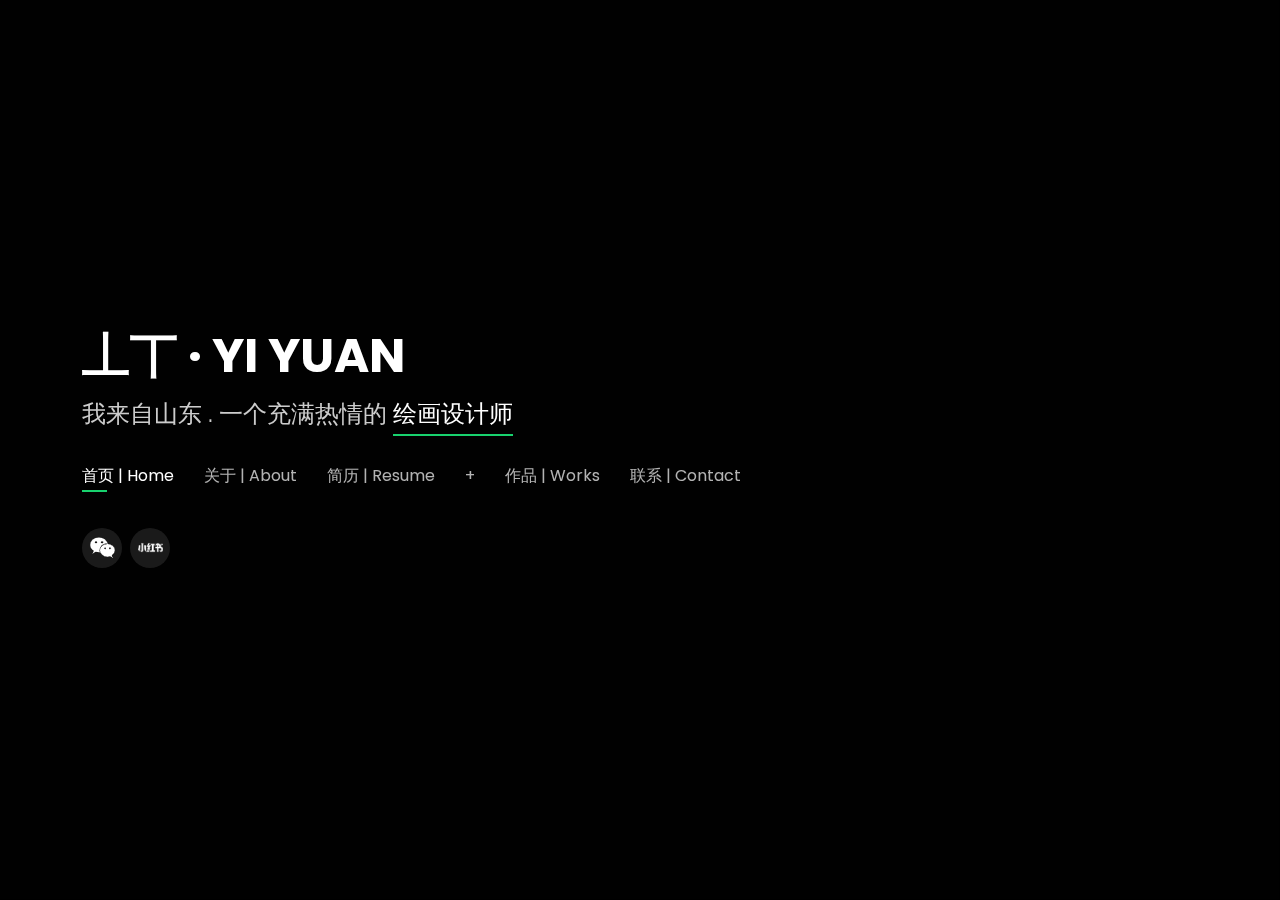
<file: ZPJ/index.html>
<!DOCTYPE html>
<html lang="en">

<head>
  <meta charset="utf-8">
  <meta content="width=device-width, initial-scale=1.0" name="viewport">

  <title>丄丅 I 设计师</title>
  <meta content="" name="description">
  <meta content="" name="keywords">

  <!-- Favicons -->
  <link href="assets/img/favicon.png" rel="icon">
  <link href="assets/img/apple-touch-icon.png" rel="apple-touch-icon">

  <!-- Google Fonts -->
  <link href="https://fonts.googleapis.com/css?family=Open+Sans:300,300i,400,400i,600,600i,700,700i|Raleway:300,300i,400,400i,500,500i,600,600i,700,700i|Poppins:300,300i,400,400i,500,500i,600,600i,700,700i" rel="stylesheet">

  <!-- Vendor CSS Files -->
  <link href="assets/vendor/bootstrap/css/bootstrap.min.css" rel="stylesheet">
  <link href="assets/vendor/bootstrap-icons/bootstrap-icons.css" rel="stylesheet">
  <link href="assets/vendor/boxicons/css/boxicons.min.css" rel="stylesheet">
  <link href="assets/vendor/glightbox/css/glightbox.min.css" rel="stylesheet">
  <link href="assets/vendor/remixicon/remixicon.css" rel="stylesheet">
  <link href="assets/vendor/swiper/swiper-bundle.min.css" rel="stylesheet">

  <!-- Template Main CSS File -->
  <link href="assets/css/style.css" rel="stylesheet">

  <!-- =======================================================
  * Template Name: Personal - v4.3.0
  * Template URL: https://bootstrapmade.com/personal-free-resume-bootstrap-template/
  * Author: BootstrapMade.com
  * License: https://bootstrapmade.com/license/
  ======================================================== -->
</head>

<body>

  <!-- ======= Header ======= -->
  <header id="header">
    <div class="container">

      <h1><a href="index.html">丄丅 · YI YUAN</a></h1>
      <!-- Uncomment below if you prefer to use an image logo -->
      <!-- <a href="index.html" class="mr-auto"><img src="assets/img/logo.png" alt="" class="img-fluid"></a> -->
      <h2>我来自山东  .  </span> 一个充满热情的 <span>绘画设计师</h2>
  

      <nav id="navbar" class="navbar">
        <ul>
          <li><a class="nav-link active" href="#header">首页 | Home</a></li>
          <li><a class="nav-link" href="#about">关于 | About</a></li>
          <li><a class="nav-link" href="#resume">简历 | Resume</a></li>
          <li><a class="nav-link" href="#services">+</a></li>
          <li><a class="nav-link" href="#portfolio">作品 | Works</a></li>
          <li><a class="nav-link" href="#contact">联系 | Contact</a></li>
        </ul>
        <i class="bi bi-list mobile-nav-toggle"></i>
      </nav><!-- .navbar -->

      <div class="social-links">
        <a href="assets/img/微信M.png" data-gallery="3portfolioGallery" class="portfolio-lightbox"><img class="shake" src="assets/img/微信.png" width="25" height="25"></i></a>
        <a href="assets/img/小红书M.png" data-gallery="3portfolioGallery" class="portfolio-lightbox"><img class="shake" src="assets/img/小红书.png" width="25" height="25"></i></a>

        
      </div>

    </div>
  </header><!-- End Header -->

  <!-- ======= About Section ======= -->
  <section id="about" class="about">

    <!-- ======= About Me ======= -->
    <div class="about-me container">

      <div class="section-title">
        <h2>About</h2>
        <p>关于我</p>
      </div>

      <div class="row">
        <div class="col-lg-4" data-aos="fade-right">
          <img src="assets/img/me.jpg" class="img-fluid" alt="">
        </div>
        <div class="col-lg-8 pt-4 pt-lg-0 content" data-aos="fade-left">
          <h3>绘画设计师 &amp; Painting Designer</h3>
          <p class="fst-italic">
            川美商业插画专业毕业，6 年经验，多种风格，创新强，团队意识好。
            magna aliqua.
          </p>
          <div class="row">
            <div class="col-lg-6">
              <ul>
                <li><i class="bi bi-chevron-right"></i> <strong>生日｜Birthday:</strong> <span>1995/11/12</span></li>
                <li><i class="bi bi-chevron-right"></i> <strong>网站｜Website:</strong> <span>shang-yiyuan.github.io</span></li>
                <li><i class="bi bi-chevron-right"></i> <strong>电话｜Phone:</strong> <span>+86 186 2686 1323</span></li>
                <li><i class="bi bi-chevron-right"></i> <strong>城市｜City:</strong> <span>浙江·杭州</span></li>
              </ul>
            </div>
            <div class="col-lg-6">
              <ul>
                <li><i class="bi bi-chevron-right"></i> <strong>年龄｜Age:</strong> <span>28</span></li>
                <li><i class="bi bi-chevron-right"></i> <strong>学历｜Education:</strong> <span>本科</span></li>
                <li><i class="bi bi-chevron-right"></i> <strong>邮箱｜PhEmailone:</strong> <span>2464396177@qq.com</span></li>
                <li><i class="bi bi-chevron-right"></i> <strong>职业｜Freelance:</strong> <span>绘画·设计</span></li>
              </ul>
            </div>
          </div>
          <p>
            毕业于四川美术学院商业插画专业，拥有扎实的美术基础和较高的艺术素养。在学业上精益求精，为日后的设计工作打下坚实基础。4 年的设计生涯，使其擅长多种插画风格，如古典优雅风、新潮时尚风、童趣可爱风等，创作能力出色。
            多次参与互联网设计活动以及包装设计项目，在实践中不断成长。具备一定的创新意识，能巧妙融入新奇元素，使作品脱颖而出。而且，沟通协调和理解能力出色，能精准领悟客户需求。团队合作意识强，善于与伙伴携手共进，为项目的成功全力以赴。
          </p>
        </div>
      </div>

    </div><!-- End About Me -->

    <!-- ======= Counts ======= -->
    <div class="counts container">

      <div class="row">

        <div class="col-lg-3 col-md-6">
          <div class="count-box">
            <i class="bi bi-emoji-smile"></i>
            <span data-purecounter-start="0" data-purecounter-end="232" data-purecounter-duration="5" class="purecounter"></span>
            <p>Happy Clients</p>
          </div>
        </div>

        <div class="col-lg-3 col-md-6 mt-5 mt-md-0">
          <div class="count-box">
            <i class="bi bi-journal-richtext"></i>
            <span data-purecounter-start="0" data-purecounter-end="521" data-purecounter-duration="6" class="purecounter"></span>
            <p>Projects</p>
          </div>
        </div>

        <div class="col-lg-3 col-md-6 mt-5 mt-lg-0">
          <div class="count-box">
            <i class="bi bi-headset"></i>
            <span data-purecounter-start="0" data-purecounter-end="1463" data-purecounter-duration="8" class="purecounter"></span>
            <p>Hours Of Support</p>
          </div>
        </div>

        <div class="col-lg-3 col-md-6 mt-5 mt-lg-0">
          <div class="count-box">
            <i class="bi bi-award"></i>
            <span data-purecounter-start="0" data-purecounter-end="24" data-purecounter-duration="1" class="purecounter"></span>
            <p>Awards</p>
          </div>
        </div>

      </div>

    </div><!-- End Counts -->

    <!-- ======= Skills  ======= -->
    <div class="skills container">

      <div class="section-title">
        <h2>技能 ｜ Skills</h2>
      </div>

      <div class="row skills-content">

        <div class="col-lg-6">

          <div class="progress">
            <span class="skill">PS <i class="val">90%</i></span>
            <div class="progress-bar-wrap">
              <div class="progress-bar" role="progressbar" aria-valuenow="90" aria-valuemin="0" aria-valuemax="100"></div>
            </div>
          </div>

          <div class="progress">
            <span class="skill">AI <i class="val">80%</i></span>
            <div class="progress-bar-wrap">
              <div class="progress-bar" role="progressbar" aria-valuenow="80" aria-valuemin="0" aria-valuemax="100"></div>
            </div>
          </div>

          <div class="progress">
            <span class="skill">SAI<i class="val">100%</i></span>
            <div class="progress-bar-wrap">
              <div class="progress-bar" role="progressbar" aria-valuenow="100" aria-valuemin="0" aria-valuemax="100"></div>
            </div>
          </div>

        </div>

        <div class="col-lg-6">

          <div class="progress">
            <span class="skill">ID<i class="val">60%</i></span>
            <div class="progress-bar-wrap">
              <div class="progress-bar" role="progressbar" aria-valuenow="60" aria-valuemin="0" aria-valuemax="100"></div>
            </div>
          </div>

          <div class="progress">
            <span class="skill">CDR <i class="val">60%</i></span>
            <div class="progress-bar-wrap">
              <div class="progress-bar" role="progressbar" aria-valuenow="50" aria-valuemin="0" aria-valuemax="100"></div>
            </div>
          </div>

          <div class="progress">
            <span class="skill">wps <i class="val">80%</i></span>
            <div class="progress-bar-wrap">
              <div class="progress-bar" role="progressbar" aria-valuenow="0" aria-valuemin="0" aria-valuemax="100"></div>
            </div>
          </div>

        </div>

      </div>

    </div><!-- End Skills -->

    <!-- ======= Interests ======= -->
    <div class="interests container">

      <div class="section-title">
        <h2> 兴趣·爱好 ｜ Interests</h2>
      </div>

      <div class="row">
        <div class="col-lg-3 col-md-4">
          <div class="icon-box">
            <i class="ri-store-line" style="color: #ffbb2c;"></i>
            <h3>手绘漫画创作</h3>
          </div>
        </div>
        <div class="col-lg-3 col-md-4 mt-4 mt-md-0">
          <div class="icon-box">
            <i class="ri-bar-chart-box-line" style="color: #5578ff;"></i>
            <h3>参观艺术展览</h3>
          </div>
        </div>
        <div class="col-lg-3 col-md-4 mt-4 mt-md-0">
          <div class="icon-box">
            <i class="ri-calendar-todo-line" style="color: #e80368;"></i>
            <h3>研究传统工艺美术</h3>
          </div>
        </div>
        <div class="col-lg-3 col-md-4 mt-4 mt-lg-0">
          <div class="icon-box">
            <i class="ri-paint-brush-line" style="color: #e361ff;"></i>
            <h3>摄影及后期处理</h3>
          </div>
        </div>
        <div class="col-lg-3 col-md-4 mt-4">
          <div class="icon-box">
            <i class="ri-database-2-line" style="color: #47aeff;"></i>
            <h3>自制创意饰品</h3>
          </div>
        </div>
        <div class="col-lg-3 col-md-4 mt-4">
          <div class="icon-box">
            <i class="ri-gradienter-line" style="color: #ffa76e;"></i>
            <h3>学习书法艺术</h3>
          </div>
        </div>
        <div class="col-lg-3 col-md-4 mt-4">
          <div class="icon-box">
            <i class="ri-file-list-3-line" style="color: #11dbcf;"></i>
            <h3>旧物改造与手工制作</h3>
          </div>
        </div>
        <div class="col-lg-3 col-md-4 mt-4">
          <div class="icon-box">
            <i class="ri-price-tag-2-line" style="color: #4233ff;"></i>
            <h3>瑜伽与冥想</h3>
          </div>
        </div>
        <div class="col-lg-3 col-md-4 mt-4">
          <div class="icon-box">
            <i class="ri-anchor-line" style="color: #b2904f;"></i>
            <h3>古典音乐欣赏</h3>
          </div>
        </div>
        <div class="col-lg-3 col-md-4 mt-4">
          <div class="icon-box">
            <i class="ri-disc-line" style="color: #b20969;"></i>
            <h3>收集特色画材</h3>
          </div>
        </div>
        <div class="col-lg-3 col-md-4 mt-4">
          <div class="icon-box">
            <i class="ri-base-station-line" style="color: #ff5828;"></i>
            <h3>烘焙精致点心</h3>
          </div>
        </div>
        <div class="col-lg-3 col-md-4 mt-4">
          <div class="icon-box">
            <i class="ri-fingerprint-line" style="color: #29cc61;"></i>
            <h3>旅行并记录沿途美景</h3>
          </div>
        </div>
      </div>

    </div><!-- End Interests -->

    <!-- ======= Testimonials ======= -->
    <div class="testimonials container">

      <div class="section-title">
        <h2>评价 ｜ Testimonials</h2>
      </div>

      <div class="testimonials1-slider swiper-container" data-aos="fade-up" data-aos-delay="100">
        <div class="swiper-wrapper">

          <div class="swiper-slide">
            <div class="testimonial-item">
              <p>
                <i class="bx bxs-quote-alt-left quote-icon-left"></i>
                人美心善.
                <i class="bx bxs-quote-alt-right quote-icon-right"></i>
              </p>
              <img src="assets/img/testimonials/testimonials-1.jpg" class="testimonial-img" alt="">
              <h3>Shi GuoFu</h3>
              <h4>好友</h4>
            </div>
          </div><!-- End testimonial item -->

          <div class="swiper-slide">
            <div class="testimonial-item">
              <p>
                <i class="bx bxs-quote-alt-left quote-icon-left"></i>
                这里写的啥Export tempor illum tamen malis malis eram quae irure esse labore quem cillum quid cillum eram malis quorum velit fore eram velit sunt aliqua noster fugiat irure amet legam anim culpa.
                <i class="bx bxs-quote-alt-right quote-icon-right"></i>
              </p>
              <img src="assets/img/testimonials/testimonials-2.jpg" class="testimonial-img" alt="">
              <h3>33Sara Wilsson</h3>
              <h4>Designer</h4>
            </div>
          </div><!-- End testimonial item -->

          <div class="swiper-slide">
            <div class="testimonial-item">
              <p>
                <i class="bx bxs-quote-alt-left quote-icon-left"></i>
                Enim nisi quem export duis labore cillum quae magna enim sint quorum nulla quem veniam duis minim tempor labore quem eram duis noster aute amet eram fore quis sint minim.
                <i class="bx bxs-quote-alt-right quote-icon-right"></i>
              </p>
              <img src="assets/img/testimonials/testimonials-3.jpg" class="testimonial-img" alt="">
              <h3>Jena Karlis</h3>
              <h4>Store Owner</h4>
            </div>
          </div><!-- End testimonial item -->

          <div class="swiper-slide">
            <div class="testimonial-item">
              <p>
                <i class="bx bxs-quote-alt-left quote-icon-left"></i>
                Fugiat enim eram quae cillum dolore dolor amet nulla culpa multos export minim fugiat minim velit minim dolor enim duis veniam ipsum anim magna sunt elit fore quem dolore labore illum veniam.
                <i class="bx bxs-quote-alt-right quote-icon-right"></i>
              </p>
              <img src="assets/img/testimonials/testimonials-4.jpg" class="testimonial-img" alt="">
              <h3>Matt Brandon</h3>
              <h4>Freelancer</h4>
            </div>
          </div><!-- End testimonial item -->

          <div class="swiper-slide">
            <div class="testimonial-item">
              <p>
                <i class="bx bxs-quote-alt-left quote-icon-left"></i>
                Quis quorum aliqua sint quem legam fore sunt eram irure aliqua veniam tempor noster veniam enim culpa labore duis sunt culpa nulla illum cillum fugiat legam esse veniam culpa fore nisi cillum quid.
                <i class="bx bxs-quote-alt-right quote-icon-right"></i>
              </p>
              <img src="assets/img/testimonials/testimonials-5.jpg" class="testimonial-img" alt="">
              <h3>John Larson</h3>
              <h4>Entrepreneur</h4>
            </div>
          </div><!-- End testimonial item -->

        </div>
        <div class="swiper-pagination"></div>
      </div>

      <div class="owl-carousel testimonials-carousel">

      </div>

    </div><!-- End Testimonials  -->

  </section><!-- End About Section -->

  <!-- ======= Resume Section ======= -->
  <section id="resume" class="resume">
    <div class="container">

      <div class="section-title">
        <h2>Resume</h2>
        <p>简历</p>
      </div>

      <div class="row">
        <div class="col-lg-6">
          <h3 class="resume-title">摘要</h3>
          <div class="resume-item pb-0">
            <h4>个人介绍</h4>
            <p><em>毕业于四川美术学院商业插画专业，有扎实的美术基础及较高的艺术素养；4 年设计经验，擅长多种插画风格；多次参与互联网设计活动及包装设计项目，具备一定的创新意识；具备一定的沟通协调能力和理解能力且团队合作意识强。</em></p>
            <p>
            <ul>
              <li>Portland par 127,Orlando, FL</li>
            </ul>
            </p>
          </div>

          <h3 class="resume-title">教育</h3>
          <div class="resume-item">
            <h4>四川美术学院</h4>
            <h5>2014 - 2018</h5>
            <p><em>数字媒体艺术商业插画（本科）</em></p>
            <p>
            <ul>
              <li>主修课程：漫画创作、数字插画创作、书籍装帧设计、出版物插画系统设计、绘本创作、衍生品设计、手办设计、视听语言、观念摄影、界面设计等</li>
            </ul>
            </p>
          </div>

          <h3 class="resume-title">荣誉</h3>
          <div class="resume-item">
            <h4>获得荣誉</h4>
            <h5> 2015</h5>
            <p><em>川美公艺非遗梁平民间画二等奖</em></p>
            <p>   
            <ul>
              <li>获“四川美术学院公共艺术学院中国非物质文化遗产梁平民间年画、竹帘画二等奖”</li>
            </ul>
            </p>
            <h5> 2017</h5>
            <p><em>插画奖及美展入选等荣誉获得者相关成果</em></p>
            <p>
            <ul>
              <li>获“2017 全球插画奖中国区新人奖选拔赛入围奖”漫画绘本类作品入选首届全国动漫美术作品展（中国美协主办)</li>
              <li>获“四川美术学院三等奖学金”及“单项奖学金”图书插画作品《丛林之书》入选第七届江苏书展</li>
            </ul>
            </p> 
            <h5> 2018</h5>
            <p><em>18届川美优秀毕业生</em></p>
            <p>
            <ul>
              <li>获“四川美术学院 2018 届优秀毕业生”</li>
            </ul>   
            </p>
          </div>
        </div>
        <div class="col-lg-6">
          <h3 class="resume-title">工作经历</h3>
          <div class="resume-item">
            <h4>谦寻控股-谦寻文化-品牌孵化部/锋味派</h4>
            <h5>2021.9 - 至今</h5>
            <p><em>包装设计师</em></p>
            <p>
            <ul>
              <li>主要负责锋味派包装设计，包括但不限于产品包装设计、logo 设计、VI 设计等，符合品牌调性和主流受众审美；</li>
              <li>与产品研发部门及印刷工厂进行设计项目沟通，保证形象包装设计及包材印刷项目的完成；</li>
              <li>负责包材相关打样、印刷等审核工作；</li>
            </ul>
            </p>
          </div>
          <div class="resume-item">
            <h4>杭州文思海辉智科科技有限公司</h4>
            <h5>2021.3 - 2021.9</h5>
            <p><em>视觉设计师</em></p>
            <p>
            <ul>
              <li>参与阿里 1688、天猫精灵、飞猪等相关活动专题页、主题海报、banner、线下等活动设计</li>
            </ul>
            </p>
          </div>

           <div class="resume-item">
            <h4>北京福瑞缘文化有限公司（京扇子品牌）</h4>
            <h5>2018.8 - 2020.1</h5>
            <p><em> 文创设计师</em></p>
            <p>
            <ul>
              <li>按照产品需求，参与产品前期市场调研并完成产品研发设计；</li>
              <li>跟进产品实现，打样并保证产品品质；</li>
              <li>组织协同线下制扇私房课，指导扇面绘制。</li>
            </ul>
            </p>
          </div>
        </div>
      </div>

    </div>
  </section><!-- End Resume Section -->

  <!-- ======= Services Section ======= -->
  <section id="services" class="services">
    <div class="container">

      <div class="section-title">
        <h2>技能</h2>
        <p>我的技能｜My Services</p>
      </div>

      <div class="row">
        <div class="col-lg-4 col-md-6 d-flex align-items-stretch">
          <div class="icon-box">
            <div class="icon"><i class="bx bxl-dribbble"></i></div>
            <h4><a href="">Lorem Ipsum</a></h4>
            <p>Voluptatum deleniti atque corrupti quos dolores et quas molestias excepturi</p>
          </div>
        </div>

        <div class="col-lg-4 col-md-6 d-flex align-items-stretch mt-4 mt-md-0">
          <div class="icon-box">
            <div class="icon"><i class="bx bx-file"></i></div>
            <h4><a href="">Sed ut perspiciatis</a></h4>
            <p>Duis aute irure dolor in reprehenderit in voluptate velit esse cillum dolore</p>
          </div>
        </div>

        <div class="col-lg-4 col-md-6 d-flex align-items-stretch mt-4 mt-lg-0">
          <div class="icon-box">
            <div class="icon"><i class="bx bx-tachometer"></i></div>
            <h4><a href="">Magni Dolores</a></h4>
            <p>Excepteur sint occaecat cupidatat non proident, sunt in culpa qui officia</p>
          </div>
        </div>

        <div class="col-lg-4 col-md-6 d-flex align-items-stretch mt-4">
          <div class="icon-box">
            <div class="icon"><i class="bx bx-world"></i></div>
            <h4><a href="">Nemo Enim</a></h4>
            <p>At vero eos et accusamus et iusto odio dignissimos ducimus qui blanditiis</p>
          </div>
        </div>

        <div class="col-lg-4 col-md-6 d-flex align-items-stretch mt-4">
          <div class="icon-box">
            <div class="icon"><i class="bx bx-slideshow"></i></div>
            <h4><a href="">Dele cardo</a></h4>
            <p>Quis consequatur saepe eligendi voluptatem consequatur dolor consequuntur</p>
          </div>
        </div>

        <div class="col-lg-4 col-md-6 d-flex align-items-stretch mt-4">
          <div class="icon-box">
            <div class="icon"><i class="bx bx-arch"></i></div>
            <h4><a href="">Divera don</a></h4>
            <p>Modi nostrum vel laborum. Porro fugit error sit minus sapiente sit aspernatur</p>
          </div>
        </div>

      </div>

    </div>
  </section><!-- End Services Section -->

  <!-- ======= Portfolio Section ======= -->
  <section id="portfolio" class="portfolio">
    <div class="container">

      <div class="section-title">
        <h2>Works</h2>
        <p>作品集</p>
      </div>

      <div class="row">
        <div class="col-lg-12 d-flex justify-content-center">
          <ul id="portfolio-flters">
            <li data-filter="*" class="filter-active">All</li>
            <li data-filter=".filter-app">App</li>
            <li data-filter=".filter-card">插画Card</li>
            <li data-filter=".filter-Web">Web</li>
            <li data-filter=".filter-2">Web</li>
            <li data-filter=".filter-3">Web</li>
            <li data-filter=".filter-4">Web</li>
            <li data-filter=".filter-5">Web</li>
            <li data-filter=".filter-6">Web</li>
            <li data-filter=".filter-7">插画</li>
          </ul>
        </div>
      </div>

      <div class="row portfolio-container">

        <div class="col-lg-4 col-md-6 portfolio-item filter-app">
          <div class="portfolio-wrap">
            <img src="assets/img/portfolio/portfolio-1.jpg" class="img-fluid" alt="">
            <div class="portfolio-info">
              <h4>App 1</h4>
              <p>App</p>
              <div class="portfolio-links">
                <a href="assets/img/portfolio/portfolio-1.jpg" data-gallery="portfolioGallery" class="portfolio-lightbox" title="App 1"><i class="bx bx-plus"></i></a>
                <a href="portfolio-details.html" data-gallery="portfolioDetailsGallery" data-glightbox="type: external" class="portfolio-details-lightbox" title="Portfolio Details"><i class="bx bx-link"></i></a>
              </div>
            </div>
          </div>
        </div>

        <div class="col-lg-4 col-md-6 portfolio-item filter-web">
          <div class="portfolio-wrap">
            <img src="assets/img/portfolio/portfolio-2.jpg" class="img-fluid" alt="">
            <div class="portfolio-info">
              <h4>Web 3</h4>
              <p>Web</p>
              <div class="portfolio-links">
                <a href="assets/img/portfolio/portfolio-2.jpg" data-gallery="portfolioGallery" class="portfolio-lightbox" title="Web 3"><i class="bx bx-plus"></i></a>
                <a href="portfolio-details.html" data-gallery="portfolioDetailsGallery" data-glightbox="type: external" class="portfolio-details-lightbox" title="Portfolio Details"><i class="bx bx-link"></i></a>
              </div>
            </div>
          </div>
        </div>

        <div class="col-lg-4 col-md-6 portfolio-item filter-app">
          <div class="portfolio-wrap">
            <img src="assets/img/portfolio/portfolio-3.jpg" class="img-fluid" alt="">
            <div class="portfolio-info">
              <h4>App 2</h4>
              <p>App</p>
              <div class="portfolio-links">
                <a href="assets/img/portfolio/portfolio-3.jpg" data-gallery="portfolioGallery" class="portfolio-lightbox" title="App 2"><i class="bx bx-plus"></i></a>
                <a href="portfolio-details.html" data-gallery="portfolioDetailsGallery" data-glightbox="type: external" class="portfolio-details-lightbox" title="Portfolio Details"><i class="bx bx-link"></i></a>
              </div>
            </div>
          </div>
        </div>

        <div class="col-lg-4 col-md-6 portfolio-item filter-card">
          <div class="portfolio-wrap">
            <img src="assets/img/portfolio/portfolio-4.jpg" class="img-fluid" alt="">
            <div class="portfolio-info">
              <h4>Card 2</h4>
              <p>Card</p>
              <div class="portfolio-links">
                <a href="assets/img/portfolio/portfolio-4.jpg" data-gallery="portfolioGallery" class="portfolio-lightbox" title="Card 2"><i class="bx bx-plus"></i></a>
                <a href="portfolio-details.html" data-gallery="portfolioDetailsGallery" data-glightbox="type: external" class="portfolio-details-lightbox" title="Portfolio Details"><i class="bx bx-link"></i></a>
              </div>
            </div>
          </div>
        </div>

        <div class="col-lg-4 col-md-6 portfolio-item filter-web">
          <div class="portfolio-wrap">
            <img src="assets/img/portfolio/portfolio-5.jpg" class="img-fluid" alt="">
            <div class="portfolio-info">
              <h4>Web 2</h4>
              <p>Web</p>
              <div class="portfolio-links">
                <a href="assets/img/portfolio/portfolio-5.jpg" data-gallery="portfolioGallery" class="portfolio-lightbox" title="Web 2"><i class="bx bx-plus"></i></a>
                <a href="portfolio-details.html" data-gallery="portfolioDetailsGallery" data-glightbox="type: external" class="portfolio-details-lightbox" title="Portfolio Details"><i class="bx bx-link"></i></a>
              </div>
            </div>
          </div>
        </div>

        <div class="col-lg-4 col-md-6 portfolio-item filter-app">
          <div class="portfolio-wrap">
            <img src="assets/img/portfolio/portfolio-6.jpg" class="img-fluid" alt="">
            <div class="portfolio-info">
              <h4>App 3</h4>
              <p>App</p>
              <div class="portfolio-links">
                <a href="assets/img/portfolio/portfolio-6.jpg" data-gallery="portfolioGallery" class="portfolio-lightbox" title="App 3"><i class="bx bx-plus"></i></a>
                <a href="portfolio-details.html" data-gallery="portfolioDetailsGallery" data-glightbox="type: external" class="portfolio-details-lightbox" title="Portfolio Details"><i class="bx bx-link"></i></a>
              </div>
            </div>
          </div>
        </div>

        <div class="col-lg-4 col-md-6 portfolio-item filter-card">
          <div class="portfolio-wrap">
            <img src="assets/img/portfolio/portfolio-7.jpg" class="img-fluid" alt="">
            <div class="portfolio-info">
              <h4>Card 1</h4>
              <p>Card</p>
              <div class="portfolio-links">
                <a href="assets/img/portfolio/portfolio-7.jpg" data-gallery="portfolioGallery" class="portfolio-lightbox" title="Card 1"><i class="bx bx-plus"></i></a>
                <a href="portfolio-details.html" data-gallery="portfolioDetailsGallery" data-glightbox="type: external" class="portfolio-details-lightbox" title="Portfolio Details"><i class="bx bx-link"></i></a>
              </div>
            </div>
          </div>
        </div>

        <div class="col-lg-4 col-md-6 portfolio-item filter-card">
          <div class="portfolio-wrap">
            <img src="assets/img/portfolio/portfolio-8.jpg" class="img-fluid" alt="">
            <div class="portfolio-info">
              <h4>Card 3</h4>
              <p>Card</p>
              <div class="portfolio-links">
                <a href="assets/img/portfolio/portfolio-8.jpg" data-gallery="portfolioGallery" class="portfolio-lightbox" title="Card 3"><i class="bx bx-plus"></i></a>
                <a href="portfolio-details.html" data-gallery="portfolioDetailsGallery" data-glightbox="type: external" class="portfolio-details-lightbox" title="Portfolio Details"><i class="bx bx-link"></i></a>
              </div>
            </div>
          </div>
        </div>

        <div class="col-lg-4 col-md-6 portfolio-item filter-web">
          <div class="portfolio-wrap">
            <img src="assets/img/portfolio/portfolio-9.jpg" class="img-fluid" alt="">
            <div class="portfolio-info">
              <h4>Web 3</h4>
              <p>Web</p>
              <div class="portfolio-links">
                <a href="assets/img/portfolio/portfolio-9.jpg" data-gallery="portfolioGallery" class="portfolio-lightbox" title="Web 3"><i class="bx bx-plus"></i></a>
                <a href="portfolio-details.html" data-gallery="portfolioDetailsGallery" data-glightbox="type: external" class="portfolio-details-lightbox" title="Portfolio Details"><i class="bx bx-link"></i></a>
              </div>
            </div>
          </div>
        </div>

      </div>

    </div>
  </section><!-- End Portfolio Section -->

  <!-- ======= Contact Section ======= -->
  <section id="contact" class="contact">
    <div class="container">

      <div class="section-title">
        <h2>联系</h2>
        <p>联系我｜Contact Me</p>
      </div>

      <div class="row mt-2">

        <div class="col-md-6 d-flex align-items-stretch">
          <div class="info-box">
            <i class="bx bx-map"></i>
            <h3>地址｜My Address</h3>
            <p>浙江·杭州·滨江</p>
          </div>
        </div>

        <div class="col-md-6 mt-4 mt-md-0 d-flex align-items-stretch">
          <div class="info-box">
            <i class="bx bx-share-alt"></i>
            <h3>社交｜Social Profiles</h3>
            <div class="social-links">
              <a href="#" class="twitter"><i class="bi bi-twitter"></i></a>
              <a href="#" class="facebook"><i class="bi bi-facebook"></i></a>
              <a href="#" class="instagram"><i class="bi bi-instagram"></i></a>
              <a href="#" class="google-plus"><i class="bi bi-skype"></i></a>
              <a href="#" class="linkedin"><i class="bi bi-linkedin"></i></a>
            </div>
          </div>
        </div>

        <div class="col-md-6 mt-4 d-flex align-items-stretch">
          <div class="info-box">
            <i class="bx bx-envelope"></i>
            <h3>邮箱｜Email Me</h3>
            <p>2464396177@qq.com</p>
          </div>
        </div>
        <div class="col-md-6 mt-4 d-flex align-items-stretch">
          <div class="info-box">
            <i class="bx bx-phone-call"></i>
            <h3>电话｜Call Me</h3>
            <p>+86 186 2686 1323</p>
          </div>
        </div>
      </div>

      <form action="forms/contact.php" method="post" role="form" class="php-email-form mt-4">
        <div class="row">
          <div class="col-md-6 form-group">
            <input type="text" name="name" class="form-control" id="name" placeholder="Your Name" required>
          </div>
          <div class="col-md-6 form-group mt-3 mt-md-0">
            <input type="email" class="form-control" name="email" id="email" placeholder="Your Email" required>
          </div>
        </div>
        <div class="form-group mt-3">
          <input type="text" class="form-control" name="subject" id="subject" placeholder="Subject" required>
        </div>
        <div class="form-group mt-3">
          <textarea class="form-control" name="message" rows="5" placeholder="Message" required></textarea>
        </div>
        <div class="my-3">
          <div class="loading">Loading</div>
          <div class="error-message"></div>
          <div class="sent-message">Your message has been sent. Thank you!</div>
        </div>
        <div class="text-center"><button type="submit">Send Message</button></div>
      </form>

    </div>
  </section><!-- End Contact Section -->

  

  <!-- Vendor JS Files -->
  <script src="assets/vendor/bootstrap/js/bootstrap.bundle.min.js"></script>
  <script src="assets/vendor/glightbox/js/glightbox.min.js"></script>
  <script src="assets/vendor/isotope-layout/isotope.pkgd.min.js"></script>
  <script src="assets/vendor/php-email-form/validate.js"></script>
  <script src="assets/vendor/purecounter/purecounter.js"></script>
  <script src="assets/vendor/swiper/swiper-bundle.min.js"></script>
  <script src="assets/vendor/waypoints/noframework.waypoints.js"></script>

  <!-- Template Main JS File -->
  <script src="assets/js/main.js"></script>

</body>

</html>
</file>
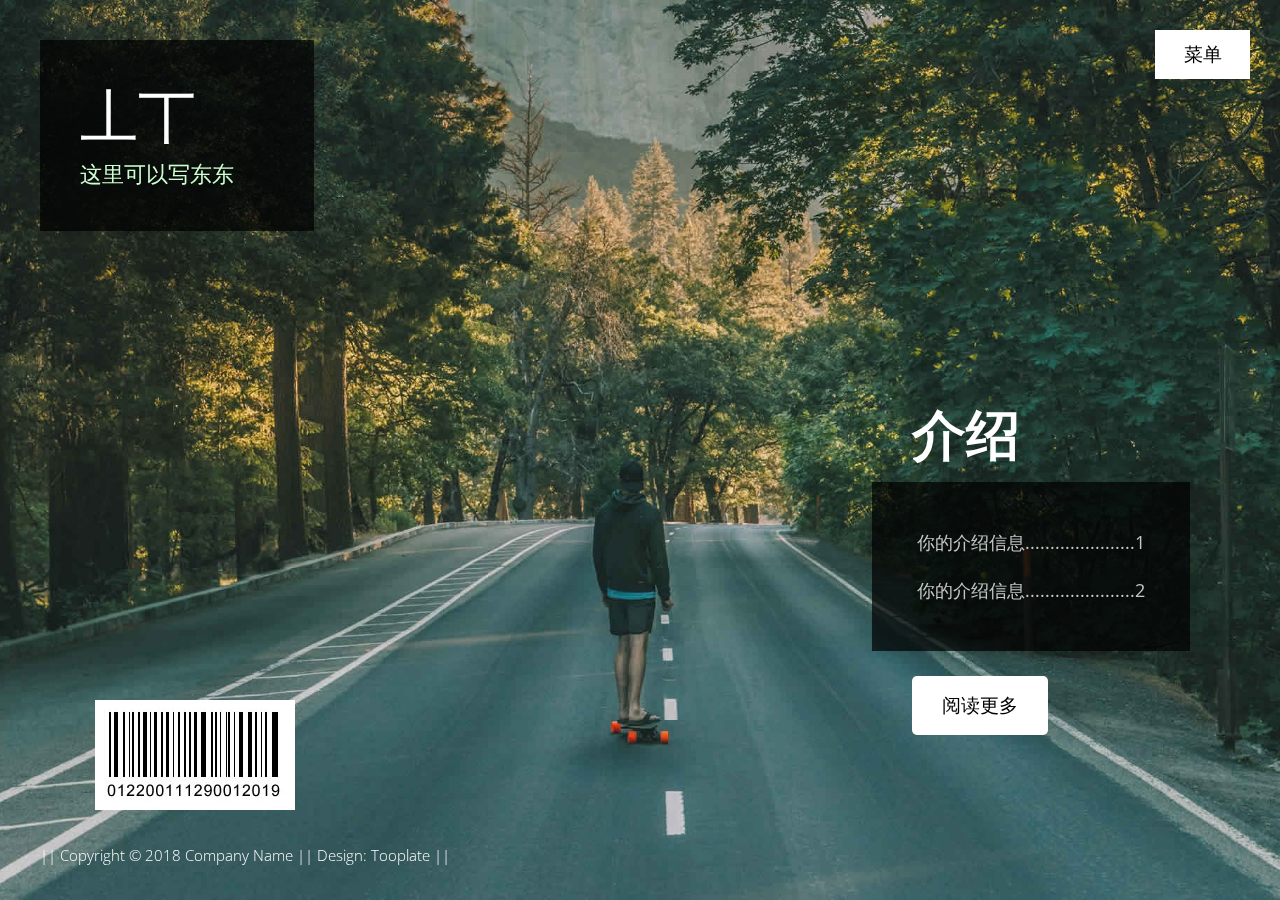
<file: 丄丅作品集/index.html>
<!DOCTYPE html>
<html lang="en">
  <head>
    <meta charset="utf-8" />
    <meta name="viewport" content="width=device-width, initial-scale=1" />

    <title>The Card HTML5 Template by tooplate.com</title>
    <!--
Template 2109 The Card
http://www.tooplate.com/view/2109-the-card
-->
    <!-- load CSS -->
    <link
      rel="stylesheet"
      href="https://fonts.googleapis.com/css?family=Open+Sans:300,400,600"
    />
    <!-- Google web font "Open Sans" -->
    <link rel="stylesheet" href="css/bootstrap.min.css" />
    <!-- https://getbootstrap.com/ -->
    <link rel="stylesheet" href="slick/slick.css" />
    <link rel="stylesheet" href="slick/slick-theme.css" />
    <link rel="stylesheet" href="css/magnific-popup.css" />
    <link rel="stylesheet" href="css/tooplate-style.css" />
    <!-- Templatemo style -->
  </head>

  <body>
    <!-- Loader -->
    <div id="loader-wrapper">
      <div id="loader"></div>
      <div class="loader-section section-left"></div>
      <div class="loader-section section-right"></div>
    </div>

    <div class="tm-main-container">
      <div class="tm-top-container">
        <!-- Menu -->
        <nav id="tmNav" class="tm-nav">
          <a class="tm-navbar-menu" href="#">菜单</a>
          <ul class="tm-nav-links">
            <li class="tm-nav-item active">
              <a href="#" data-linkid="0" data-align="right" class="tm-nav-link">Intro1</a>
            </li>
            <li class="tm-nav-item">
              <a href="#" data-linkid="1" data-align="right" class="tm-nav-link">About2</a>
            </li>
            <li class="tm-nav-item">
              <a
                href="#"
                data-linkid="2"
                data-align="middle"
                class="tm-nav-link">Work3</a>
            </li>
            <li class="tm-nav-item">
              <a href="#" data-linkid="3" data-align="left" class="tm-nav-link">Contact4</a>
            </li>
            <li class="tm-nav-item">
              <a
                rel="nofollow" href="https://fb.com/tooplate"
                class="tm-nav-link external">External5</a>
            </li>
          </ul>
        </nav>

        <!-- Site header -->
        <header class="tm-site-header-box tm-bg-dark">
          <h1 class="tm-site-title">丄丅</h1>
          <p class="mb-0 tm-site-subtitle">这里可以写东东</p>
        </header>
      </div>
      <!-- tm-top-container -->

      <div class="container-fluid">
        <div class="row">
          <div class="col-md-12">
            <!-- Site content -->
            <div class="tm-content">
              <!-- Section 0 Introduction -->
              <section class="tm-section tm-section-0">
                <h2 class="tm-section-title mb-3 font-weight-bold">
                  介绍
                </h2>
                <div class="tm-textbox tm-bg-dark">
                  <p>
                    你的介绍信息......................1
                  </p>
                  <p class="mb-0">
                    你的介绍信息......................2
                  </p>
                </div>
                <a href="#" id="tm_about_link" data-linkid="1" class="tm-link">阅读更多</a>
              </section>

              <!-- Section 1 About Me -->
              <section class="tm-section tm-section-1">
                <div class="tm-textbox tm-textbox-2 tm-bg-dark">
                  <h2 class="tm-text-blue mb-4">关于我</h2>
                  <p class="mb-4">
                    我很美
                  
                  </p>
                  <p class="mb-4">
                    我是小仙女
                  </p>
                  <a
                    href="#"
                    id="tm_work_link"
                    data-linkid="2"
                    class="tm-link m-0"
                    >作品</a
                  >
                </div>
              </section>

              <!-- Section 2 Work (Gallery) -->
              <section class="tm-section tm-section-2 mx-auto">
                <div class="grid tm-gallery">
                  <figure class="effect-goliath tm-gallery-item">
                    <img src="img/01.jpg" alt="Image 1" class="" />
                    <figcaption>
                      <h2>
                        Thoughtful
                        <span>Goliath</span>
                      </h2>
                      <p>When Goliath comes out, you should run.</p>
                      <a href="img/01.jpg">View more</a>
                    </figcaption>
                  </figure>
                  <figure class="effect-goliath tm-gallery-item">
                    <img src="img/02.jpg" alt="Pretty Girl" class="" />
                    <figcaption>
                      <h2>
                        Pretty Girl
                        <span>Picture</span>
                      </h2>
                      <p>Vivamus feugiat, neque sed.</p>
                      <a href="img/02.jpg">View more</a>
                    </figcaption>
                  </figure>
                  <figure class="effect-goliath tm-gallery-item">
                    <img src="img/03.jpg" alt="Red Flowers" class="" />
                    <figcaption>
                      <h2>
                        A bunch of
                        <span>Red Flower</span>
                      </h2>
                      <p>Integer pellentesque nisi iaculis sapien.</p>
                      <a href="img/03.jpg">View more</a>
                    </figcaption>
                  </figure>
                  <figure class="effect-goliath tm-gallery-item">
                    <img src="img/04.jpg" alt="Stairs" class="" />
                    <figcaption>
                      <h2>
                        Thoughtful
                        <span>Goliath</span>
                      </h2>
                      <p>When Goliath comes out, you should run.</p>
                      <a href="img/04.jpg">View more</a>
                    </figcaption>
                  </figure>
                  <figure class="effect-goliath tm-gallery-item">
                    <img src="img/05.jpg" alt="Image 5" class="" />
                    <figcaption>
                      <h2>
                        Thoughtful
                        <span>Goliath</span>
                      </h2>
                      <p>When Goliath comes out, you should run.</p>
                      <a href="img/05.jpg">View more</a>
                    </figcaption>
                  </figure>
                  <figure class="effect-goliath tm-gallery-item">
                    <img src="img/06.jpg" alt="Image 6" class="" />
                    <figcaption>
                      <h2>
                        Thoughtful
                        <span>Goliath</span>
                      </h2>
                      <p>When Goliath comes out, you should run.</p>
                      <a href="img/06.jpg">View more</a>
                    </figcaption>
                  </figure>
                  <figure class="effect-goliath tm-gallery-item">
                    <img src="img/07.jpg" alt="Image 7" class="" />
                    <figcaption>
                      <h2>
                        Thoughtful
                        <span>Goliath</span>
                      </h2>
                      <p>When Goliath comes out, you should run.</p>
                      <a href="img/07.jpg">View more</a>
                    </figcaption>
                  </figure>
                  <figure class="effect-goliath tm-gallery-item">
                    <img src="img/08.jpg" alt="Image 8" class="" />
                    <figcaption>
                      <h2>
                        Thoughtful
                        <span>Goliath</span>
                      </h2>
                      <p>When Goliath comes out, you should run.</p>
                      <a href="img/08.jpg">View more</a>
                    </figcaption>
                  </figure>
                  <figure class="effect-goliath tm-gallery-item">
                    <img src="img/09.jpg" alt="Image 9" class="" />
                    <figcaption>
                      <h2>
                        Thoughtful
                        <span>Goliath</span>
                      </h2>
                      <p>When Goliath comes out, you should run.</p>
                      <a href="img/09.jpg">View more</a>
                    </figcaption>
                  </figure>
                  <figure class="effect-goliath tm-gallery-item">
                    <img src="img/10.jpg" alt="Image 10" class="" />
                    <figcaption>
                      <h2>
                        Thoughtful
                        <span>Goliath</span>
                      </h2>
                      <p>When Goliath comes out, you should run.</p>
                      <a href="img/10.jpg">View more</a>
                    </figcaption>
                  </figure>
                  <figure class="effect-goliath tm-gallery-item">
                    <img src="img/11.jpg" alt="Image 11" class="" />
                    <figcaption>
                      <h2>
                        Thoughtful
                        <span>Goliath</span>
                      </h2>
                      <p>When Goliath comes out, you should run.</p>
                      <a href="img/11.jpg">View more</a>
                    </figcaption>
                  </figure>
                  <figure class="effect-goliath tm-gallery-item">
                    <img src="img/12.jpg" alt="Image 12" class="" />
                    <figcaption>
                      <h2>
                        Thoughtful
                        <span>Goliath</span>
                      </h2>
                      <p>When Goliath comes out, you should run.</p>
                      <a href="img/12.jpg">View more</a>
                    </figcaption>
                  </figure>
                </div>
              </section>

              <!-- Section 3 Contact -->
              <section class="tm-section tm-section-3 tm-section-left">
                <form action="" class="tm-contact-form" method="post">
                  <div class="form-group mb-4">
                    <input
                      type="text"
                      id="contact_name"
                      name="contact_name"
                      class="form-control"
                      placeholder="Name"
                      required
                    />
                  </div>
                  <div class="form-group mb-4">
                    <input
                      type="email"
                      id="contact_email"
                      name="contact_email"
                      class="form-control"
                      placeholder="Email"
                      required
                    />
                  </div>
                  <div class="form-group mb-4">
                    <textarea
                      rows="4"
                      id="contact_message"
                      name="contact_message"
                      class="form-control"
                      placeholder="Message"
                      required
                    ></textarea>
                  </div>
                  <div class="form-group mb-0">
                    <button type="submit" class="btn tm-send-btn tm-fl-right">
                      Send
                    </button>
                  </div>
                </form>
              </section>
            </div>
          </div>
        </div>
      </div>

      <div class="tm-bottom-container">
        <!-- Barcode -->
        <div class="tm-barcode-box">
          <img src="img/bar-code.jpg" alt="Bar code" />
        </div>

        <!-- Footer -->
        <footer>
          || Copyright &copy; 2018 Company Name || 
                  
        	Design: <a rel="nofollow" href="https://fb.com/tooplate">Tooplate</a> || 
        
        </footer>
      </div>
    </div>

    <script src="js/jquery-1.11.0.min.js"></script>
    <script src="js/background.cycle.js"></script>
    <script src="slick/slick.min.js"></script>
    <script src="js/jquery.magnific-popup.min.js"></script>
    <script>
      let slickInitDone = false;
      let previousImageId = 0,
        currentImageId = 0;
      let pageAlign = "right";
      let bgCycle;
      let links;
      let eachNavLink;

      window.onload = function() {
        $("body").addClass("loaded");
      };

      function navLinkClick(e) {
        if ($(e.target).hasClass("external")) {
          return;
        }

        e.preventDefault();

        if ($(e.target).data("align")) {
          pageAlign = $(e.target).data("align");
        }

        // Change bg image
        previousImageId = currentImageId;
        currentImageId = $(e.target).data("linkid");
        bgCycle.cycleToNextImage(previousImageId, currentImageId);

        // Change menu item highlight
        $(`.tm-nav-item:eq(${previousImageId})`).removeClass("active");
        $(`.tm-nav-item:eq(${currentImageId})`).addClass("active");

        // Change page content
        $(`.tm-section-${previousImageId}`).fadeOut(function(e) {
          $(`.tm-section-${currentImageId}`).fadeIn();
          // Gallery
          if (currentImageId === 2) {
            setupSlider();
          }
        });

        adjustFooter();
      }

      $(document).ready(function() {
        // Set first page
        $(".tm-section").fadeOut(0);
        $(".tm-section-0").fadeIn();

        // Set Background images
        // https://www.jqueryscript.net/slideshow/Simple-jQuery-Background-Image-Slideshow-with-Fade-Transitions-Background-Cycle.html
        bgCycle = $("body").backgroundCycle({
          imageUrls: [
            "img/photo-02.jpg",
            "img/photo-03.jpg",
            "img/photo-04.jpg",
            "img/photo-05.jpg"
          ],
          fadeSpeed: 2000,
          duration: -1,
          backgroundSize: SCALING_MODE_COVER
        });

        eachNavLink = $(".tm-nav-link");
        links = $(".tm-nav-links");

        // "Menu" open/close
        if (links.hasClass("open")) {
          links.fadeIn(0);
        } else {
          links.fadeOut(0);
        }

        $("#tm_about_link").on("click", navLinkClick);
        $("#tm_work_link").on("click", navLinkClick);

        // Each menu item click
        eachNavLink.on("click", navLinkClick);

        $(".tm-navbar-menu").click(function(e) {
          if (links.hasClass("open")) {
            links.fadeOut();
          } else {
            links.fadeIn();
          }

          links.toggleClass("open");
        });

        // window resize
        $(window).resize(function() {
          // If current page is Gallery page, set it up
          if (currentImageId === 2) {
            setupSlider();
          }

          // Adjust footer
          adjustFooter();
        });

        adjustFooter();
      }); // DOM is ready

      function adjustFooter() {
        const windowHeight = $(window).height();
        const topHeight = $(".tm-top-container").height();
        const middleHeight = $(".tm-content").height();
        let contentHeight = topHeight + middleHeight;

        if (pageAlign === "left") {
          contentHeight += $(".tm-bottom-container").height();
        }

        if (contentHeight > windowHeight) {
          $(".tm-bottom-container").addClass("tm-static");
        } else {
          $(".tm-bottom-container").removeClass("tm-static");
        }
      }

      function setupSlider() {
        let slidesToShow = 4;
        let slidesToScroll = 2;
        let windowWidth = $(window).width();

        if (windowWidth < 480) {
          slidesToShow = 1;
          slidesToScroll = 1;
        } else if (windowWidth < 768) {
          slidesToShow = 2;
          slidesToScroll = 1;
        } else if (windowWidth < 992) {
          slidesToShow = 3;
          slidesToScroll = 2;
        }

        if (slickInitDone) {
          $(".tm-gallery").slick("unslick");
        }

        slickInitDone = true;

        $(".tm-gallery").slick({
          dots: true,
          customPaging: function(slider, i) {
            var thumb = $(slider.$slides[i]).data();
            return `<a>${i + 1}</a>`;
          },
          infinite: true,
          prevArrow: false,
          nextArrow: false,
          slidesToShow: slidesToShow,
          slidesToScroll: slidesToScroll
        });

        // Open big image when a gallery image is clicked.
        $(".slick-list").magnificPopup({
          delegate: "a",
          type: "image",
          gallery: {
            enabled: true
          }
        });
      }
    </script>
  </body>
</html>
</file>
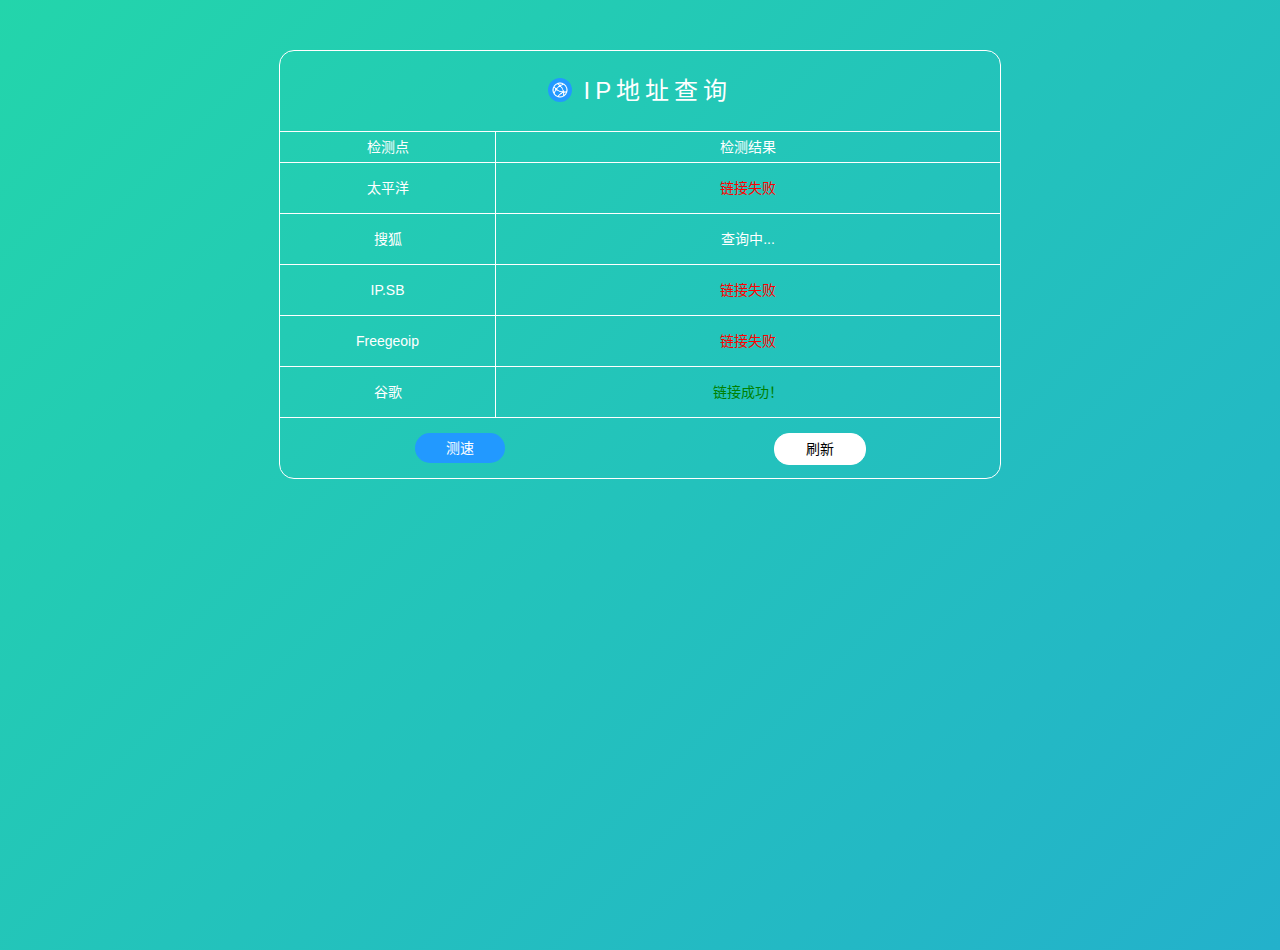
<file: WZDH/ip/index.html>
<!DOCTYPE html>
<html lang="zh-cn">

<head>
    <meta charset="UTF-8">
    <meta name="viewport" content="width=device-width, user-scalable=no, initial-scale=1.0, maximum-scale=1.0, minimum-scale=1.0">
    <meta http-equiv="Content-Security-Policy" content="upgrade-insecure-requests">
    <title>IP检测</title>
    <link rel="icon" href="logo.png" sizes="192x192" />
    <link rel="icon" href="logo.png" sizes="32x32" />
    <link rel="apple-touch-icon-precomposed" href="logo.png" />
    <meta name="msapplication-TileImage" content="logo.png" />
    <link rel="shortcut icon" href="logo.png" type="image/x-icon">
    <meta name="referrer" content="no-referrer" />
    <meta http-equiv="X-UA-Compatible" content="IE=9; IE=8; IE=7; IE=EDGE;chrome=1">
    <meta http-equiv="Cache-Control" content="no-transform" />
    <meta http-equiv="Cache-Control" content="no-siteapp" />
    <!-- 强制移动设备以app模式打开页面(即在移动设备下全屏，仅支持部分浏览器) -->
    <meta name="apple-mobile-web-app-capable" content="yes">
    <meta name="apple-touch-fullscreen" content="yes">
    <meta name="apple-mobile-web-app-status-bar-style" content="black">
    <meta name="full-screen" content="yes">
    <!--UC强制全屏-->
    <meta name="browsermode" content="application">
    <!--UC应用模式-->
    <meta name="x5-fullscreen" content="true">
    <!--QQ强制全屏-->
    <meta name="x5-page-mode" content="app">
    <!--QQ应用模式-->
    <style>
    * {
        padding: 0;
        margin: 0;
        outline: none;
    }

    html,
    body {
        width: 100%;
        height: 100%;
    }

    body {
        /*  background: #fff;*/
        color: #fff;
    }

    body {
        background: linear-gradient(-45deg, #ee7752, #e73c7e, #23a6d5, #23d5ab);
        background-size: 400% 400%;
        animation: gradient 15s ease infinite;
    }

    @keyframes gradient {
        0% {
            background-position: 0% 50%;
        }

        50% {
            background-position: 100% 50%;
        }

        100% {
            background-position: 0% 50%;
        }
    }

    img {
        vertical-align: middle;
        margin-top: -2px;
    }

    ul {
        list-style: none;
        width: calc(100% - 60px);
        max-width: 720px;
        line-height: 26px;
        position: relative;
        margin: 50px auto 0;
        display: block;
        border: 1px solid #fff;
        border-radius: 15px;
    }

    li {
        width: 100%;
        display: block;
        float: left;
        text-align: center;
        font-family: Helvetica, Arial, sans-serif;
        font-size: 14px;
        border-bottom: 1px solid #fff;
        height: 50px;
        line-height: 50px;
    }

    li:nth-child(2) {
        height: 30px;
        line-height: 30px;
    }

    li:last-child {
        border: none;
        clear: both;
        float: none;
    }

    span {
        display: block;
        width: 70%;
        float: left;
        height: 100%;
        overflow: hidden;
    }

    li span:nth-child(1) {
        border-right: 1px solid #fff;
        width: calc(30% - 1px);
    }

    span a {
        display: block;
        width: 90px;
        height: 30px;
        font-size: 14px;
        line-height: 30px;
        border: 1px solid #fff;
        border-radius: 15px;
        color: #000;
        cursor: pointer;
        overflow: hidden;
        margin: 15px auto 0;
        text-decoration: none;
        background:#fff;
    }

    span a:active {
        border-color: #fff;
        box-shadow: 0 1px 20px 0 rgba(60, 60, 60, 0.1)
    }

    .flag {
        display: inline-block;
        height: 12px;
    }

    .other {
        width: 100%;
        margin: 20px auto;
        font-size: 12px;
        line-height: 30px;
        text-align: center;
    }
    </style>
    <script src="https://cdn.jsdelivr.net/npm/jquery@3.3.1/dist/jquery.min.js"></script>
</head>

<body>
    <ul>
        <li style="font-size: 24px; height: 80px; line-height: 80px; letter-spacing: 5px;"><img src="logo.png" height="24" style="display: inline-block; margin-top: -6px; border-radius: 50%;"> IP地址查询</li>
        <li>
            <span height="30" width="20%">检测点</span>
            <span width="40%">检测结果</span>
        </li>
        <li>
            <span>太平洋</span>
            <span id="pconline">查询中...
            </span>
        </li>
        <li>
            <span>搜狐</span>
            <span id="sohu">查询中...
            </span>
        </li>
        <li>
            <span>IP.SB</span>
            <span id="ipsb">查询中...
            </span>
        </li>
        <li>
            <span>Freegeoip</span>
            <span id="freegeoip">查询中...
            </span>
        </li>
        <li>
            <span>谷歌</span>
            <span id="appspot">查询中...
            </span>
        </li>
        <li style="height: 60px;">
            <span style="border: none; width: 50%;">
                <a style="background: #29f; color: #fff; border: none;" href="https://plugin.speedtest.cn/#/" target="_blank">测速</a>
            </span>
            <span style="border: none; width: 50%;">
                <a href="javascript:window.location.reload();">刷新</a>
            </span>
        </li>
    </ul>
    <script>
    $(document).ready(function() {
        $.ajax({
            //太平洋 ip接口
            url: "https://whois.pconline.com.cn/ipJson.jsp",
            dataType: "jsonp",
            timeout: 5000,
            success: function(re) {
                $("#pconline").html(re.ip + "&nbsp;|&nbsp;" + re.city);
            },
            error: function() {
                $("#pconline").html("<font color='red'>链接失败</font>");
            },
            complete: function() {},
        });
        $.ajax({
            url: "https://api-ipv4.ip.sb/geoip",
            dataType: "jsonp",
            timeout: 5000,
            success: function(re) {
                $("#ipsb").html(re.ip + "&nbsp;|&nbsp;" + re.country + "&nbsp;&nbsp;<img class='flag' src='https://cdn.jsdelivr.net/gh/5iux/dyimg/flag/" + re.country_code+".svg'>");
            },
            error: function() {
                $("#ipsb").html("<font color='red'>链接失败</font>");
            },
            complete: function() {},
        });
        $.ajax({
            url: "https://freegeoip.app/json/",
            dataType: "jsonp",
            timeout: 5000,
            success: function(re) {
                $("#freegeoip").html(re.ip + "&nbsp;|&nbsp;" + re.country_code + "&nbsp;&nbsp;<img class='flag' src='https://cdn.jsdelivr.net/gh/5iux/dyimg/flag/" + re.country_code+".svg'>");
            },
            error: function() {
                $("#freegeoip").html("<font color='red'>链接失败</font>");
            },
            complete: function() {},
        });

        function ping(url) {
            var img = new Image();
            var start = new Date().getTime();
            img.src = url + start;
            var flag = false; //无法访问
            img.onload = function() {
                flag = true;
                $("#appspot").html("<font color='green'>链接成功！</font>");
            };
            img.onerror = function() {
                flag = true;
                $("#appspot").html("<font color='green'>链接成功！</font>");
            };
            var timer = setTimeout(function() {
                if (!flag) { //如果真的无法访问
                    flag = false;
                    $("#appspot").html("<font color='red'>链接失败</font>");
                }
            }, 1500);
        }

        $.ajax({
            url: "https://ipquery.et.r.appspot.com",
            dataType: "jsonp",
            timeout: 5000,
            success: function(re) {
                $("#appspot").html(re.address + "&nbsp;|&nbsp;" + re.geographical + "&nbsp;&nbsp;" + re.flag);
            },
            error: function(re) {
                var d = new Date().getTime();
                ping('https://www.google.com/favicon.ico?t=' + d);

                //$("#appspot").html("<font color='red'>链接失败</font>");
            },
            complete: function() {},
        });
    });
    </script>
    <script src="https://pv.sohu.com/cityjson?ie=utf-8"></script>
    <script>
    $("#sohu").html(returnCitySN.cip + "&nbsp;|&nbsp;" + returnCitySN.cname);
    </script>
</body>

</html>
</file>
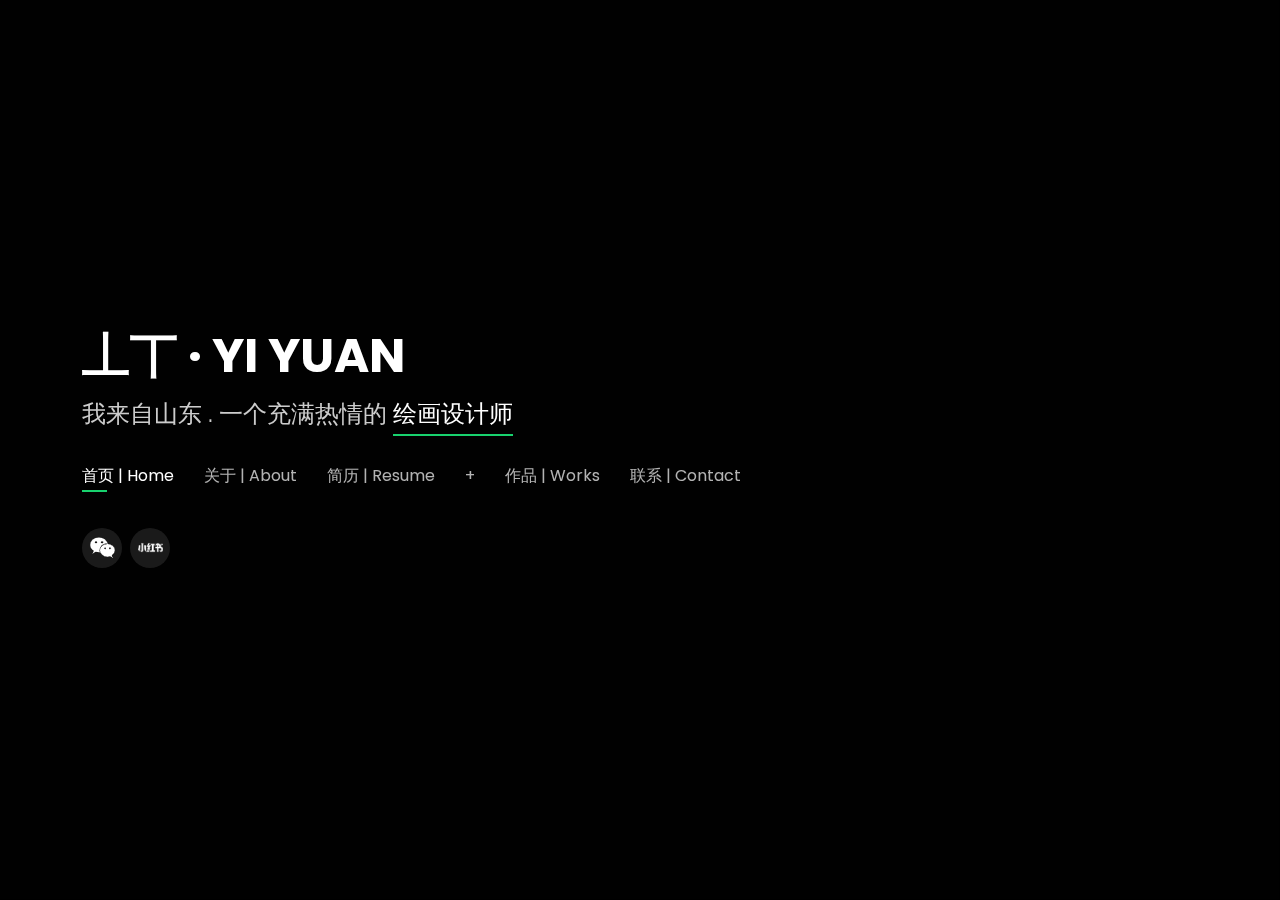
<file: ZPJ/index copy.html>
<!DOCTYPE html>
<html lang="en">

<head>
  <meta charset="utf-8">
  <meta content="width=device-width, initial-scale=1.0" name="viewport">

  <title>丄丅 I 设计师</title>
  <meta content="" name="description">
  <meta content="" name="keywords">

  <!-- Favicons -->
  <link href="assets/img/favicon.png" rel="icon">
  <link href="assets/img/apple-touch-icon.png" rel="apple-touch-icon">

  <!-- Google Fonts -->
  <link href="https://fonts.googleapis.com/css?family=Open+Sans:300,300i,400,400i,600,600i,700,700i|Raleway:300,300i,400,400i,500,500i,600,600i,700,700i|Poppins:300,300i,400,400i,500,500i,600,600i,700,700i" rel="stylesheet">

  <!-- Vendor CSS Files -->
  <link href="assets/vendor/bootstrap/css/bootstrap.min.css" rel="stylesheet">
  <link href="assets/vendor/bootstrap-icons/bootstrap-icons.css" rel="stylesheet">
  <link href="assets/vendor/boxicons/css/boxicons.min.css" rel="stylesheet">
  <link href="assets/vendor/glightbox/css/glightbox.min.css" rel="stylesheet">
  <link href="assets/vendor/remixicon/remixicon.css" rel="stylesheet">
  <link href="assets/vendor/swiper/swiper-bundle.min.css" rel="stylesheet">

  <!-- Template Main CSS File -->
  <link href="assets/css/style.css" rel="stylesheet">

  <!-- =======================================================
  * Template Name: Personal - v4.3.0
  * Template URL: https://bootstrapmade.com/personal-free-resume-bootstrap-template/
  * Author: BootstrapMade.com
  * License: https://bootstrapmade.com/license/
  ======================================================== -->
</head>

<body>

  <!-- ======= Header ======= -->
  <header id="header">
    <div class="container">

      <h1><a href="index.html">丄丅 · YI YUAN</a></h1>
      <!-- Uncomment below if you prefer to use an image logo -->
      <!-- <a href="index.html" class="mr-auto"><img src="assets/img/logo.png" alt="" class="img-fluid"></a> -->
      <h2>我来自山东  .  </span> 一个充满热情的 <span>绘画设计师</h2>
  

      <nav id="navbar" class="navbar">
        <ul>
          <li><a class="nav-link active" href="#header">首页 | Home</a></li>
          <li><a class="nav-link" href="#about">关于 | About</a></li>
          <li><a class="nav-link" href="#resume">简历 | Resume</a></li>
          <li><a class="nav-link" href="#services">+</a></li>
          <li><a class="nav-link" href="#portfolio">作品 | Works</a></li>
          <li><a class="nav-link" href="#contact">联系 | Contact</a></li>
        </ul>
        <i class="bi bi-list mobile-nav-toggle"></i>
      </nav><!-- .navbar -->

      <div class="social-links">
        <a href="assets/img/微信M.png" data-gallery="3portfolioGallery" class="portfolio-lightbox"><img class="shake" src="assets/img/微信.png" width="25" height="25"></i></a>
        <a href="assets/img/小红书M.png" data-gallery="3portfolioGallery" class="portfolio-lightbox"><img class="shake" src="assets/img/小红书.png" width="25" height="25"></i></a>

        
      </div>

    </div>
  </header><!-- End Header -->

  <!-- ======= About Section ======= -->
  <section id="about" class="about">

    <!-- ======= About Me ======= -->
    <div class="about-me container">

      <div class="section-title">
        <h2>About</h2>
        <p>关于我</p>
      </div>

      <div class="row">
        <div class="col-lg-4" data-aos="fade-right">
          <img src="assets/img/me.jpg" class="img-fluid" alt="">
        </div>
        <div class="col-lg-8 pt-4 pt-lg-0 content" data-aos="fade-left">
          <h3>绘画设计师 &amp; Painting Designer</h3>
          <p class="fst-italic">
            川美商业插画专业毕业，6 年经验，多种风格，创新强，团队意识好。
            magna aliqua.
          </p>
          <div class="row">
            <div class="col-lg-6">
              <ul>
                <li><i class="bi bi-chevron-right"></i> <strong>生日｜Birthday:</strong> <span>1995/11/12</span></li>
                <li><i class="bi bi-chevron-right"></i> <strong>网站｜Website:</strong> <span>shang-yiyuan.github.io</span></li>
                <li><i class="bi bi-chevron-right"></i> <strong>电话｜Phone:</strong> <span>+86 186 2686 1323</span></li>
                <li><i class="bi bi-chevron-right"></i> <strong>城市｜City:</strong> <span>浙江·杭州</span></li>
              </ul>
            </div>
            <div class="col-lg-6">
              <ul>
                <li><i class="bi bi-chevron-right"></i> <strong>年龄｜Age:</strong> <span>28</span></li>
                <li><i class="bi bi-chevron-right"></i> <strong>学历｜Education:</strong> <span>本科</span></li>
                <li><i class="bi bi-chevron-right"></i> <strong>邮箱｜PhEmailone:</strong> <span>2464396177@qq.com</span></li>
                <li><i class="bi bi-chevron-right"></i> <strong>职业｜Freelance:</strong> <span>绘画·设计</span></li>
              </ul>
            </div>
          </div>
          <p>
            毕业于四川美术学院商业插画专业，拥有扎实的美术基础和较高的艺术素养。在学业上精益求精，为日后的设计工作打下坚实基础。4 年的设计生涯，使其擅长多种插画风格，如古典优雅风、新潮时尚风、童趣可爱风等，创作能力出色。
            多次参与互联网设计活动以及包装设计项目，在实践中不断成长。具备一定的创新意识，能巧妙融入新奇元素，使作品脱颖而出。而且，沟通协调和理解能力出色，能精准领悟客户需求。团队合作意识强，善于与伙伴携手共进，为项目的成功全力以赴。
          </p>
        </div>
      </div>

    </div><!-- End About Me -->

    <!-- ======= Counts ======= -->
    <div class="counts container">

      <div class="row">

        <div class="col-lg-3 col-md-6">
          <div class="count-box">
            <i class="bi bi-emoji-smile"></i>
            <span data-purecounter-start="0" data-purecounter-end="232" data-purecounter-duration="5" class="purecounter"></span>
            <p>Happy Clients</p>
          </div>
        </div>

        <div class="col-lg-3 col-md-6 mt-5 mt-md-0">
          <div class="count-box">
            <i class="bi bi-journal-richtext"></i>
            <span data-purecounter-start="0" data-purecounter-end="521" data-purecounter-duration="6" class="purecounter"></span>
            <p>Projects</p>
          </div>
        </div>

        <div class="col-lg-3 col-md-6 mt-5 mt-lg-0">
          <div class="count-box">
            <i class="bi bi-headset"></i>
            <span data-purecounter-start="0" data-purecounter-end="1463" data-purecounter-duration="8" class="purecounter"></span>
            <p>Hours Of Support</p>
          </div>
        </div>

        <div class="col-lg-3 col-md-6 mt-5 mt-lg-0">
          <div class="count-box">
            <i class="bi bi-award"></i>
            <span data-purecounter-start="0" data-purecounter-end="24" data-purecounter-duration="1" class="purecounter"></span>
            <p>Awards</p>
          </div>
        </div>

      </div>

    </div><!-- End Counts -->

    <!-- ======= Skills  ======= -->
    <div class="skills container">

      <div class="section-title">
        <h2>技能 ｜ Skills</h2>
      </div>

      <div class="row skills-content">

        <div class="col-lg-6">

          <div class="progress">
            <span class="skill">PS <i class="val">90%</i></span>
            <div class="progress-bar-wrap">
              <div class="progress-bar" role="progressbar" aria-valuenow="90" aria-valuemin="0" aria-valuemax="100"></div>
            </div>
          </div>

          <div class="progress">
            <span class="skill">AI <i class="val">80%</i></span>
            <div class="progress-bar-wrap">
              <div class="progress-bar" role="progressbar" aria-valuenow="80" aria-valuemin="0" aria-valuemax="100"></div>
            </div>
          </div>

          <div class="progress">
            <span class="skill">SAI<i class="val">100%</i></span>
            <div class="progress-bar-wrap">
              <div class="progress-bar" role="progressbar" aria-valuenow="100" aria-valuemin="0" aria-valuemax="100"></div>
            </div>
          </div>

        </div>

        <div class="col-lg-6">

          <div class="progress">
            <span class="skill">ID<i class="val">60%</i></span>
            <div class="progress-bar-wrap">
              <div class="progress-bar" role="progressbar" aria-valuenow="60" aria-valuemin="0" aria-valuemax="100"></div>
            </div>
          </div>

          <div class="progress">
            <span class="skill">CDR <i class="val">60%</i></span>
            <div class="progress-bar-wrap">
              <div class="progress-bar" role="progressbar" aria-valuenow="50" aria-valuemin="0" aria-valuemax="100"></div>
            </div>
          </div>

          <div class="progress">
            <span class="skill">wps <i class="val">80%</i></span>
            <div class="progress-bar-wrap">
              <div class="progress-bar" role="progressbar" aria-valuenow="0" aria-valuemin="0" aria-valuemax="100"></div>
            </div>
          </div>

        </div>

      </div>

    </div><!-- End Skills -->

    <!-- ======= Interests ======= -->
    <div class="interests container">

      <div class="section-title">
        <h2> 兴趣·爱好 ｜ Interests</h2>
      </div>

      <div class="row">
        <div class="col-lg-3 col-md-4">
          <div class="icon-box">
            <i class="ri-store-line" style="color: #ffbb2c;"></i>
            <h3>手绘漫画创作</h3>
          </div>
        </div>
        <div class="col-lg-3 col-md-4 mt-4 mt-md-0">
          <div class="icon-box">
            <i class="ri-bar-chart-box-line" style="color: #5578ff;"></i>
            <h3>参观艺术展览</h3>
          </div>
        </div>
        <div class="col-lg-3 col-md-4 mt-4 mt-md-0">
          <div class="icon-box">
            <i class="ri-calendar-todo-line" style="color: #e80368;"></i>
            <h3>研究传统工艺美术</h3>
          </div>
        </div>
        <div class="col-lg-3 col-md-4 mt-4 mt-lg-0">
          <div class="icon-box">
            <i class="ri-paint-brush-line" style="color: #e361ff;"></i>
            <h3>摄影及后期处理</h3>
          </div>
        </div>
        <div class="col-lg-3 col-md-4 mt-4">
          <div class="icon-box">
            <i class="ri-database-2-line" style="color: #47aeff;"></i>
            <h3>自制创意饰品</h3>
          </div>
        </div>
        <div class="col-lg-3 col-md-4 mt-4">
          <div class="icon-box">
            <i class="ri-gradienter-line" style="color: #ffa76e;"></i>
            <h3>学习书法艺术</h3>
          </div>
        </div>
        <div class="col-lg-3 col-md-4 mt-4">
          <div class="icon-box">
            <i class="ri-file-list-3-line" style="color: #11dbcf;"></i>
            <h3>旧物改造与手工制作</h3>
          </div>
        </div>
        <div class="col-lg-3 col-md-4 mt-4">
          <div class="icon-box">
            <i class="ri-price-tag-2-line" style="color: #4233ff;"></i>
            <h3>瑜伽与冥想</h3>
          </div>
        </div>
        <div class="col-lg-3 col-md-4 mt-4">
          <div class="icon-box">
            <i class="ri-anchor-line" style="color: #b2904f;"></i>
            <h3>古典音乐欣赏</h3>
          </div>
        </div>
        <div class="col-lg-3 col-md-4 mt-4">
          <div class="icon-box">
            <i class="ri-disc-line" style="color: #b20969;"></i>
            <h3>收集特色画材</h3>
          </div>
        </div>
        <div class="col-lg-3 col-md-4 mt-4">
          <div class="icon-box">
            <i class="ri-base-station-line" style="color: #ff5828;"></i>
            <h3>烘焙精致点心</h3>
          </div>
        </div>
        <div class="col-lg-3 col-md-4 mt-4">
          <div class="icon-box">
            <i class="ri-fingerprint-line" style="color: #29cc61;"></i>
            <h3>旅行并记录沿途美景</h3>
          </div>
        </div>
      </div>

    </div><!-- End Interests -->

    <!-- ======= Testimonials ======= -->
    <div class="testimonials container">

      <div class="section-title">
        <h2>评价 ｜ Testimonials</h2>
      </div>

      <div class="testimonials1-slider swiper" data-aos="fade-up" data-aos-delay="100">
        <div class="swiper-wrapper">

          <div class="swiper-slide">
            <div class="testimonial-item">
              <p>
                <i class="bx bxs-quote-alt-left quote-icon-left"></i>
                人美心善，没事喜欢打男朋友玩，喜欢翻旧账.
                <i class="bx bxs-quote-alt-right quote-icon-right"></i>
              </p>
              <img src="assets/img/testimonials/testimonials-1.jpg" class="testimonial-img" alt="">
              <h3>Shi GuoFu</h3>
              <h4>好基友</h4>
            </div>

          </div><!-- End testimonial item -->
          <div class="swiper-slide">
            <div class="testimonial-item">
              <p>
                <i class="bx bxs-quote-alt-left quote-icon-left"></i>
                这里写的啥Export tempor illum tamen malis malis eram quae irure esse labore quem cillum quid cillum eram malis quorum velit fore eram velit sunt aliqua noster fugiat irure amet legam anim culpa.
                <i class="bx bxs-quote-alt-right quote-icon-right"></i>
              </p>
              <img src="assets/img/testimonials/testimonials-2.jpg" class="testimonial-img" alt="">
              <h3>Sara Wilsson</h3>
              <h4>Designer</h4>
            </div>
          </div><!-- End testimonial item -->

          <div class="swiper-slide">
            <div class="testimonial-item">
              <p>
                <i class="bx bxs-quote-alt-left quote-icon-left"></i>
                Enim nisi quem export duis labore cillum quae magna enim sint quorum nulla quem veniam duis minim tempor labore quem eram duis noster aute amet eram fore quis sint minim.
                <i class="bx bxs-quote-alt-right quote-icon-right"></i>
              </p>
              <img src="assets/img/testimonials/testimonials-3.jpg" class="testimonial-img" alt="">
              <h3>Jena Karlis</h3>
              <h4>Store Owner</h4>
            </div>
          </div><!-- End testimonial item -->

          <div class="swiper-slide">
            <div class="testimonial-item">
              <p>
                <i class="bx bxs-quote-alt-left quote-icon-left"></i>
                Fugiat enim eram quae cillum dolore dolor amet nulla culpa multos export minim fugiat minim velit minim dolor enim duis veniam ipsum anim magna sunt elit fore quem dolore labore illum veniam.
                <i class="bx bxs-quote-alt-right quote-icon-right"></i>
              </p>
              <img src="assets/img/testimonials/testimonials-4.jpg" class="testimonial-img" alt="">
              <h3>Matt Brandon</h3>
              <h4>Freelancer</h4>
            </div>
          </div><!-- End testimonial item -->

          <div class="swiper-slide">
            <div class="testimonial-item">
              <p>
                <i class="bx bxs-quote-alt-left quote-icon-left"></i>
                Quis quorum aliqua sint quem legam fore sunt eram irure aliqua veniam tempor noster veniam enim culpa labore duis sunt culpa nulla illum cillum fugiat legam esse veniam culpa fore nisi cillum quid.
                <i class="bx bxs-quote-alt-right quote-icon-right"></i>
              </p>
              <img src="assets/img/testimonials/testimonials-5.jpg" class="testimonial-img" alt="">
              <h3>John Larson</h3>
              <h4>Entrepreneur</h4>
            </div>
          </div><!-- End testimonial item -->

        </div>
        <div class="swiper-pagination"></div>
      </div>

      <div class="owl-carousel testimonials-carousel">

      </div>

    </div><!-- End Testimonials  -->

  </section><!-- End About Section -->

  <!-- ======= Resume Section ======= -->
  <section id="resume" class="resume">
    <div class="container">

      <div class="section-title">
        <h2>Resume</h2>
        <p>简历</p>
      </div>

      <div class="row">
        <div class="col-lg-6">
          <h3 class="resume-title">摘要</h3>
          <div class="resume-item pb-0">
            <h4>个人介绍</h4>
            <p><em>毕业于四川美术学院商业插画专业，有扎实的美术基础及较高的艺术素养；4 年设计经验，擅长多种插画风格；多次参与互联网设计活动及包装设计项目，具备一定的创新意识；具备一定的沟通协调能力和理解能力且团队合作意识强。</em></p>
            <p>
            <ul>
              <li>Portland par 127,Orlando, FL</li>
            </ul>
            </p>
          </div>

          <h3 class="resume-title">教育</h3>
          <div class="resume-item">
            <h4>四川美术学院</h4>
            <h5>2014 - 2018</h5>
            <p><em>数字媒体艺术商业插画（本科）</em></p>
            <p>
            <ul>
              <li>主修课程：漫画创作、数字插画创作、书籍装帧设计、出版物插画系统设计、绘本创作、衍生品设计、手办设计、视听语言、观念摄影、界面设计等</li>
            </ul>
            </p>
          </div>

          <h3 class="resume-title">荣誉</h3>
          <div class="resume-item">
            <h4>获得荣誉</h4>
            <h5> 2015</h5>
            <p><em>川美公艺非遗梁平民间画二等奖</em></p>
            <p>   
            <ul>
              <li>获“四川美术学院公共艺术学院中国非物质文化遗产梁平民间年画、竹帘画二等奖”</li>
            </ul>
            </p>
            <h5> 2017</h5>
            <p><em>插画奖及美展入选等荣誉获得者相关成果</em></p>
            <p>
            <ul>
              <li>获“2017 全球插画奖中国区新人奖选拔赛入围奖”漫画绘本类作品入选首届全国动漫美术作品展（中国美协主办)</li>
              <li>获“四川美术学院三等奖学金”及“单项奖学金”图书插画作品《丛林之书》入选第七届江苏书展</li>
            </ul>
            </p> 
            <h5> 2018</h5>
            <p><em>18届川美优秀毕业生</em></p>
            <p>
            <ul>
              <li>获“四川美术学院 2018 届优秀毕业生”</li>
            </ul>   
            </p>
          </div>
        </div>
        <div class="col-lg-6">
          <h3 class="resume-title">工作经历</h3>
          <div class="resume-item">
            <h4>谦寻控股-谦寻文化-品牌孵化部/锋味派</h4>
            <h5>2021.9 - 至今</h5>
            <p><em>包装设计师</em></p>
            <p>
            <ul>
              <li>主要负责锋味派包装设计，包括但不限于产品包装设计、logo 设计、VI 设计等，符合品牌调性和主流受众审美；</li>
              <li>与产品研发部门及印刷工厂进行设计项目沟通，保证形象包装设计及包材印刷项目的完成；</li>
              <li>负责包材相关打样、印刷等审核工作；</li>
            </ul>
            </p>
          </div>
          <div class="resume-item">
            <h4>杭州文思海辉智科科技有限公司</h4>
            <h5>2021.3 - 2021.9</h5>
            <p><em>视觉设计师</em></p>
            <p>
            <ul>
              <li>参与阿里 1688、天猫精灵、飞猪等相关活动专题页、主题海报、banner、线下等活动设计</li>
            </ul>
            </p>
          </div>

           <div class="resume-item">
            <h4>北京福瑞缘文化有限公司（京扇子品牌）</h4>
            <h5>2018.8 - 2020.1</h5>
            <p><em> 文创设计师</em></p>
            <p>
            <ul>
              <li>按照产品需求，参与产品前期市场调研并完成产品研发设计；</li>
              <li>跟进产品实现，打样并保证产品品质；</li>
              <li>组织协同线下制扇私房课，指导扇面绘制。</li>
            </ul>
            </p>
          </div>
        </div>
      </div>

    </div>
  </section><!-- End Resume Section -->

  <!-- ======= Services Section ======= -->
  <section id="services" class="services">
    <div class="container">

      <div class="section-title">
        <h2>技能</h2>
        <p>我的技能｜My Services</p>
      </div>

      <div class="row">
        <div class="col-lg-4 col-md-6 d-flex align-items-stretch">
          <div class="icon-box">
            <div class="icon"><i class="bx bxl-dribbble"></i></div>
            <h4><a href="">Lorem Ipsum</a></h4>
            <p>Voluptatum deleniti atque corrupti quos dolores et quas molestias excepturi</p>
          </div>
        </div>

        <div class="col-lg-4 col-md-6 d-flex align-items-stretch mt-4 mt-md-0">
          <div class="icon-box">
            <div class="icon"><i class="bx bx-file"></i></div>
            <h4><a href="">Sed ut perspiciatis</a></h4>
            <p>Duis aute irure dolor in reprehenderit in voluptate velit esse cillum dolore</p>
          </div>
        </div>

        <div class="col-lg-4 col-md-6 d-flex align-items-stretch mt-4 mt-lg-0">
          <div class="icon-box">
            <div class="icon"><i class="bx bx-tachometer"></i></div>
            <h4><a href="">Magni Dolores</a></h4>
            <p>Excepteur sint occaecat cupidatat non proident, sunt in culpa qui officia</p>
          </div>
        </div>

        <div class="col-lg-4 col-md-6 d-flex align-items-stretch mt-4">
          <div class="icon-box">
            <div class="icon"><i class="bx bx-world"></i></div>
            <h4><a href="">Nemo Enim</a></h4>
            <p>At vero eos et accusamus et iusto odio dignissimos ducimus qui blanditiis</p>
          </div>
        </div>

        <div class="col-lg-4 col-md-6 d-flex align-items-stretch mt-4">
          <div class="icon-box">
            <div class="icon"><i class="bx bx-slideshow"></i></div>
            <h4><a href="">Dele cardo</a></h4>
            <p>Quis consequatur saepe eligendi voluptatem consequatur dolor consequuntur</p>
          </div>
        </div>

        <div class="col-lg-4 col-md-6 d-flex align-items-stretch mt-4">
          <div class="icon-box">
            <div class="icon"><i class="bx bx-arch"></i></div>
            <h4><a href="">Divera don</a></h4>
            <p>Modi nostrum vel laborum. Porro fugit error sit minus sapiente sit aspernatur</p>
          </div>
        </div>

      </div>

    </div>
  </section><!-- End Services Section -->

  <!-- ======= Portfolio Section ======= -->
  <section id="portfolio" class="portfolio">
    <div class="container">

      <div class="section-title">
        <h2>Works</h2>
        <p>作品集</p>
      </div>

      <div class="row">
        <div class="col-lg-12 d-flex justify-content-center">
          <ul id="portfolio-flters">
            <li data-filter="*" class="filter-active">All</li>
            <li data-filter=".filter-app">App</li>
            <li data-filter=".filter-card">插画Card</li>
            <li data-filter=".filter-Web">Web</li>
            <li data-filter=".filter-2">Web</li>
            <li data-filter=".filter-3">Web</li>
            <li data-filter=".filter-4">Web</li>
            <li data-filter=".filter-5">Web</li>
            <li data-filter=".filter-6">Web</li>
            <li data-filter=".filter-7">插画</li>
          </ul>
        </div>
      </div>

      <div class="row portfolio-container">

        <div class="col-lg-4 col-md-6 portfolio-item filter-app">
          <div class="portfolio-wrap">
            <img src="assets/img/portfolio/portfolio-1.jpg" class="img-fluid" alt="">
            <div class="portfolio-info">
              <h4>App 1</h4>
              <p>App</p>
              <div class="portfolio-links">
                <a href="assets/img/portfolio/portfolio-1.jpg" data-gallery="portfolioGallery" class="portfolio-lightbox" title="App 1"><i class="bx bx-plus"></i></a>
                <a href="portfolio-details.html" data-gallery="portfolioDetailsGallery" data-glightbox="type: external" class="portfolio-details-lightbox" title="Portfolio Details"><i class="bx bx-link"></i></a>
              </div>
            </div>
          </div>
        </div>

        <div class="col-lg-4 col-md-6 portfolio-item filter-web">
          <div class="portfolio-wrap">
            <img src="assets/img/portfolio/portfolio-2.jpg" class="img-fluid" alt="">
            <div class="portfolio-info">
              <h4>Web 3</h4>
              <p>Web</p>
              <div class="portfolio-links">
                <a href="assets/img/portfolio/portfolio-2.jpg" data-gallery="portfolioGallery" class="portfolio-lightbox" title="Web 3"><i class="bx bx-plus"></i></a>
                <a href="portfolio-details.html" data-gallery="portfolioDetailsGallery" data-glightbox="type: external" class="portfolio-details-lightbox" title="Portfolio Details"><i class="bx bx-link"></i></a>
              </div>
            </div>
          </div>
        </div>

        <div class="col-lg-4 col-md-6 portfolio-item filter-app">
          <div class="portfolio-wrap">
            <img src="assets/img/portfolio/portfolio-3.jpg" class="img-fluid" alt="">
            <div class="portfolio-info">
              <h4>App 2</h4>
              <p>App</p>
              <div class="portfolio-links">
                <a href="assets/img/portfolio/portfolio-3.jpg" data-gallery="portfolioGallery" class="portfolio-lightbox" title="App 2"><i class="bx bx-plus"></i></a>
                <a href="portfolio-details.html" data-gallery="portfolioDetailsGallery" data-glightbox="type: external" class="portfolio-details-lightbox" title="Portfolio Details"><i class="bx bx-link"></i></a>
              </div>
            </div>
          </div>
        </div>

        <div class="col-lg-4 col-md-6 portfolio-item filter-card">
          <div class="portfolio-wrap">
            <img src="assets/img/portfolio/portfolio-4.jpg" class="img-fluid" alt="">
            <div class="portfolio-info">
              <h4>Card 2</h4>
              <p>Card</p>
              <div class="portfolio-links">
                <a href="assets/img/portfolio/portfolio-4.jpg" data-gallery="portfolioGallery" class="portfolio-lightbox" title="Card 2"><i class="bx bx-plus"></i></a>
                <a href="portfolio-details.html" data-gallery="portfolioDetailsGallery" data-glightbox="type: external" class="portfolio-details-lightbox" title="Portfolio Details"><i class="bx bx-link"></i></a>
              </div>
            </div>
          </div>
        </div>

        <div class="col-lg-4 col-md-6 portfolio-item filter-web">
          <div class="portfolio-wrap">
            <img src="assets/img/portfolio/portfolio-5.jpg" class="img-fluid" alt="">
            <div class="portfolio-info">
              <h4>Web 2</h4>
              <p>Web</p>
              <div class="portfolio-links">
                <a href="assets/img/portfolio/portfolio-5.jpg" data-gallery="portfolioGallery" class="portfolio-lightbox" title="Web 2"><i class="bx bx-plus"></i></a>
                <a href="portfolio-details.html" data-gallery="portfolioDetailsGallery" data-glightbox="type: external" class="portfolio-details-lightbox" title="Portfolio Details"><i class="bx bx-link"></i></a>
              </div>
            </div>
          </div>
        </div>

        <div class="col-lg-4 col-md-6 portfolio-item filter-app">
          <div class="portfolio-wrap">
            <img src="assets/img/portfolio/portfolio-6.jpg" class="img-fluid" alt="">
            <div class="portfolio-info">
              <h4>App 3</h4>
              <p>App</p>
              <div class="portfolio-links">
                <a href="assets/img/portfolio/portfolio-6.jpg" data-gallery="portfolioGallery" class="portfolio-lightbox" title="App 3"><i class="bx bx-plus"></i></a>
                <a href="portfolio-details.html" data-gallery="portfolioDetailsGallery" data-glightbox="type: external" class="portfolio-details-lightbox" title="Portfolio Details"><i class="bx bx-link"></i></a>
              </div>
            </div>
          </div>
        </div>

        <div class="col-lg-4 col-md-6 portfolio-item filter-card">
          <div class="portfolio-wrap">
            <img src="assets/img/portfolio/portfolio-7.jpg" class="img-fluid" alt="">
            <div class="portfolio-info">
              <h4>Card 1</h4>
              <p>Card</p>
              <div class="portfolio-links">
                <a href="assets/img/portfolio/portfolio-7.jpg" data-gallery="portfolioGallery" class="portfolio-lightbox" title="Card 1"><i class="bx bx-plus"></i></a>
                <a href="portfolio-details.html" data-gallery="portfolioDetailsGallery" data-glightbox="type: external" class="portfolio-details-lightbox" title="Portfolio Details"><i class="bx bx-link"></i></a>
              </div>
            </div>
          </div>
        </div>

        <div class="col-lg-4 col-md-6 portfolio-item filter-card">
          <div class="portfolio-wrap">
            <img src="assets/img/portfolio/portfolio-8.jpg" class="img-fluid" alt="">
            <div class="portfolio-info">
              <h4>Card 3</h4>
              <p>Card</p>
              <div class="portfolio-links">
                <a href="assets/img/portfolio/portfolio-8.jpg" data-gallery="portfolioGallery" class="portfolio-lightbox" title="Card 3"><i class="bx bx-plus"></i></a>
                <a href="portfolio-details.html" data-gallery="portfolioDetailsGallery" data-glightbox="type: external" class="portfolio-details-lightbox" title="Portfolio Details"><i class="bx bx-link"></i></a>
              </div>
            </div>
          </div>
        </div>

        <div class="col-lg-4 col-md-6 portfolio-item filter-web">
          <div class="portfolio-wrap">
            <img src="assets/img/portfolio/portfolio-9.jpg" class="img-fluid" alt="">
            <div class="portfolio-info">
              <h4>Web 3</h4>
              <p>Web</p>
              <div class="portfolio-links">
                <a href="assets/img/portfolio/portfolio-9.jpg" data-gallery="portfolioGallery" class="portfolio-lightbox" title="Web 3"><i class="bx bx-plus"></i></a>
                <a href="portfolio-details.html" data-gallery="portfolioDetailsGallery" data-glightbox="type: external" class="portfolio-details-lightbox" title="Portfolio Details"><i class="bx bx-link"></i></a>
              </div>
            </div>
          </div>
        </div>

      </div>

    </div>
  </section><!-- End Portfolio Section -->

  <!-- ======= Contact Section ======= -->
  <section id="contact" class="contact">
    <div class="container">

      <div class="section-title">
        <h2>联系</h2>
        <p>联系我｜Contact Me</p>
      </div>

      <div class="row mt-2">

        <div class="col-md-6 d-flex align-items-stretch">
          <div class="info-box">
            <i class="bx bx-map"></i>
            <h3>地址｜My Address</h3>
            <p>浙江·杭州·滨江</p>
          </div>
        </div>

        <div class="col-md-6 mt-4 mt-md-0 d-flex align-items-stretch">
          <div class="info-box">
            <i class="bx bx-share-alt"></i>
            <h3>社交｜Social Profiles</h3>
            <div class="social-links">
              <a href="#" class="twitter"><i class="bi bi-twitter"></i></a>
              <a href="#" class="facebook"><i class="bi bi-facebook"></i></a>
              <a href="#" class="instagram"><i class="bi bi-instagram"></i></a>
              <a href="#" class="google-plus"><i class="bi bi-skype"></i></a>
              <a href="#" class="linkedin"><i class="bi bi-linkedin"></i></a>
            </div>
          </div>
        </div>

        <div class="col-md-6 mt-4 d-flex align-items-stretch">
          <div class="info-box">
            <i class="bx bx-envelope"></i>
            <h3>邮箱｜Email Me</h3>
            <p>2464396177@qq.com</p>
          </div>
        </div>
        <div class="col-md-6 mt-4 d-flex align-items-stretch">
          <div class="info-box">
            <i class="bx bx-phone-call"></i>
            <h3>电话｜Call Me</h3>
            <p>+86 186 2686 1323</p>
          </div>
        </div>
      </div>

      <form action="forms/contact.php" method="post" role="form" class="php-email-form mt-4">
        <div class="row">
          <div class="col-md-6 form-group">
            <input type="text" name="name" class="form-control" id="name" placeholder="Your Name" required>
          </div>
          <div class="col-md-6 form-group mt-3 mt-md-0">
            <input type="email" class="form-control" name="email" id="email" placeholder="Your Email" required>
          </div>
        </div>
        <div class="form-group mt-3">
          <input type="text" class="form-control" name="subject" id="subject" placeholder="Subject" required>
        </div>
        <div class="form-group mt-3">
          <textarea class="form-control" name="message" rows="5" placeholder="Message" required></textarea>
        </div>
        <div class="my-3">
          <div class="loading">Loading</div>
          <div class="error-message"></div>
          <div class="sent-message">Your message has been sent. Thank you!</div>
        </div>
        <div class="text-center"><button type="submit">Send Message</button></div>
      </form>

    </div>
  </section><!-- End Contact Section -->

  

  <!-- Vendor JS Files -->
  <script src="assets/vendor/bootstrap/js/bootstrap.bundle.min.js"></script>
  <script src="assets/vendor/glightbox/js/glightbox.min.js"></script>
  <script src="assets/vendor/isotope-layout/isotope.pkgd.min.js"></script>
  <script src="assets/vendor/php-email-form/validate.js"></script>
  <script src="assets/vendor/purecounter/purecounter.js"></script>
  <script src="assets/vendor/swiper/swiper-bundle.min.js"></script>
  <script src="assets/vendor/waypoints/noframework.waypoints.js"></script>

  <!-- Template Main JS File -->
  <script src="assets/js/main.js"></script>

</body>

</html>
</file>
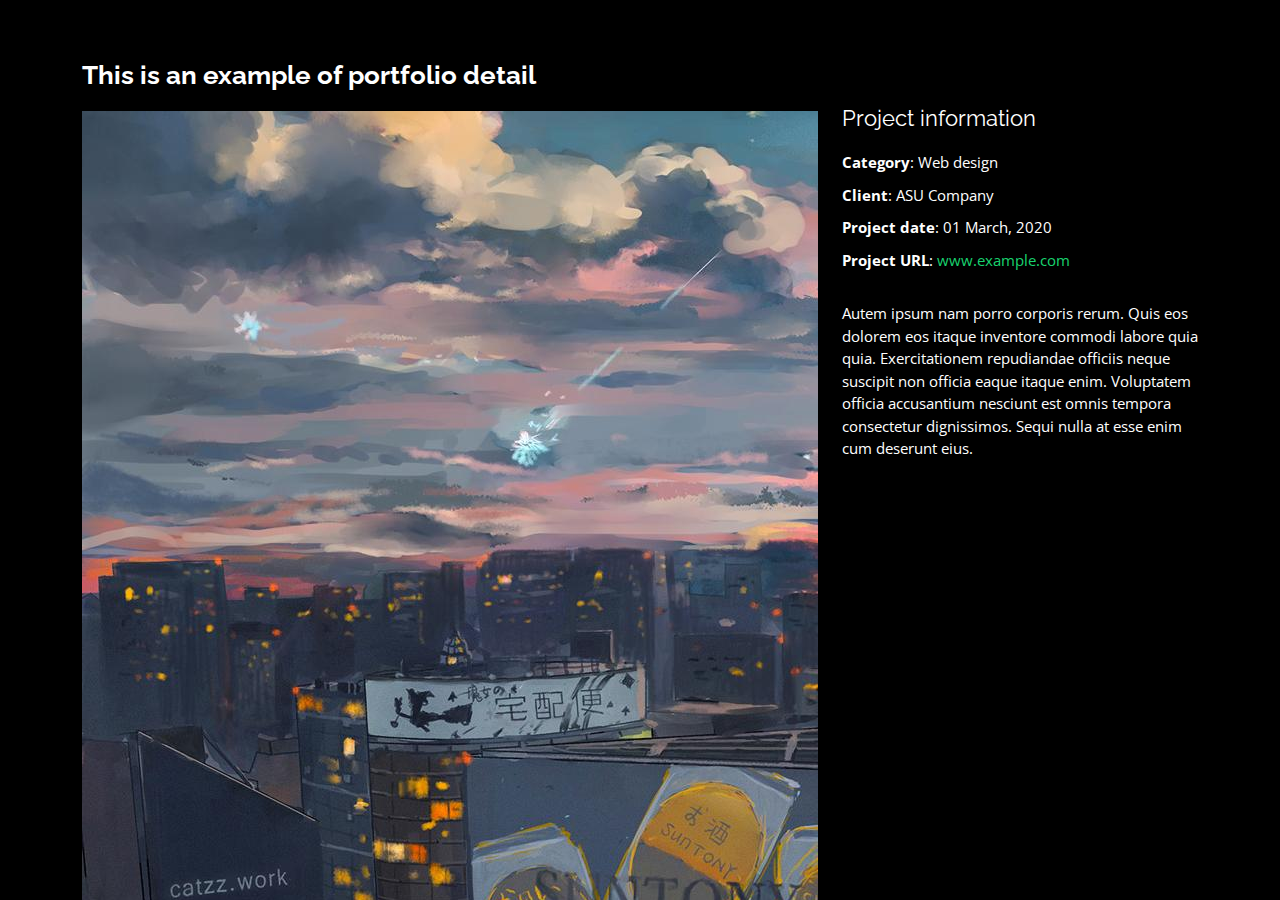
<file: ZPJ/portfolio-details.html>
<!DOCTYPE html>
<html lang="en">

<head>
  <meta charset="utf-8">
  <meta content="width=device-width, initial-scale=1.0" name="viewport">

  <title>Portfolio Details - Personal Bootstrap Template</title>
  <meta content="" name="description">
  <meta content="" name="keywords">

  <!-- Favicons -->
  <link href="assets/img/favicon.png" rel="icon">
  <link href="assets/img/apple-touch-icon.png" rel="apple-touch-icon">

  <!-- Google Fonts -->
  <link href="https://fonts.googleapis.com/css?family=Open+Sans:300,300i,400,400i,600,600i,700,700i|Raleway:300,300i,400,400i,500,500i,600,600i,700,700i|Poppins:300,300i,400,400i,500,500i,600,600i,700,700i" rel="stylesheet">

  <!-- Vendor CSS Files -->
  <link href="assets/vendor/bootstrap/css/bootstrap.min.css" rel="stylesheet">
  <link href="assets/vendor/bootstrap-icons/bootstrap-icons.css" rel="stylesheet">
  <link href="assets/vendor/boxicons/css/boxicons.min.css" rel="stylesheet">
  <link href="assets/vendor/glightbox/css/glightbox.min.css" rel="stylesheet">
  <link href="assets/vendor/remixicon/remixicon.css" rel="stylesheet">
  <link href="assets/vendor/swiper/swiper-bundle.min.css" rel="stylesheet">

  <!-- Template Main CSS File -->
  <link href="assets/css/style.css" rel="stylesheet">

  <!-- =======================================================
  * Template Name: Personal - v4.3.0
  * Template URL: https://bootstrapmade.com/personal-free-resume-bootstrap-template/
  * Author: BootstrapMade.com
  * License: https://bootstrapmade.com/license/
  ======================================================== -->
</head>

<body>

  <main id="main">

    <!-- ======= Portfolio Details ======= -->
    <div id="portfolio-details" class="portfolio-details">
      <div class="container">

        <div class="row">

          <div class="col-lg-8">
            <h2 class="portfolio-title">This is an example of portfolio detail</h2>

            <div class="portfolio-details-slider swiper-container">
              <div class="swiper-wrapper align-items-center">

                <div class="swiper-slide">
                  <img src="assets/img/portfolio/portfolio-details-1.jpg" alt="">
                </div>

                <div class="swiper-slide">
                  <img src="assets/img/portfolio/portfolio-details-2.jpg" alt="">
                </div>

                <div class="swiper-slide">
                  <img src="assets/img/portfolio/portfolio-details-3.jpg" alt="">
                </div>

              </div>
              <div class="swiper-pagination"></div>
            </div>

          </div>

          <div class="col-lg-4 portfolio-info">
            <h3>Project information</h3>
            <ul>
              <li><strong>Category</strong>: Web design</li>
              <li><strong>Client</strong>: ASU Company</li>
              <li><strong>Project date</strong>: 01 March, 2020</li>
              <li><strong>Project URL</strong>: <a href="#">www.example.com</a></li>
            </ul>

            <p>
              Autem ipsum nam porro corporis rerum. Quis eos dolorem eos itaque inventore commodi labore quia quia. Exercitationem repudiandae officiis neque suscipit non officia eaque itaque enim. Voluptatem officia accusantium nesciunt est omnis tempora consectetur dignissimos. Sequi nulla at esse enim cum deserunt eius.
            </p>
          </div>

        </div>

      </div>
    </div><!-- End Portfolio Details -->

  </main><!-- End #main -->

  

  <!-- Vendor JS Files -->
  <script src="assets/vendor/bootstrap/js/bootstrap.bundle.min.js"></script>
  <script src="assets/vendor/glightbox/js/glightbox.min.js"></script>
  <script src="assets/vendor/isotope-layout/isotope.pkgd.min.js"></script>
  <script src="assets/vendor/php-email-form/validate.js"></script>
  <script src="assets/vendor/purecounter/purecounter.js"></script>
  <script src="assets/vendor/swiper/swiper-bundle.min.js"></script>
  <script src="assets/vendor/waypoints/noframework.waypoints.js"></script>

  <!-- Template Main JS File -->
  <script src="assets/js/main.js"></script>

</body>

</html>
</file>
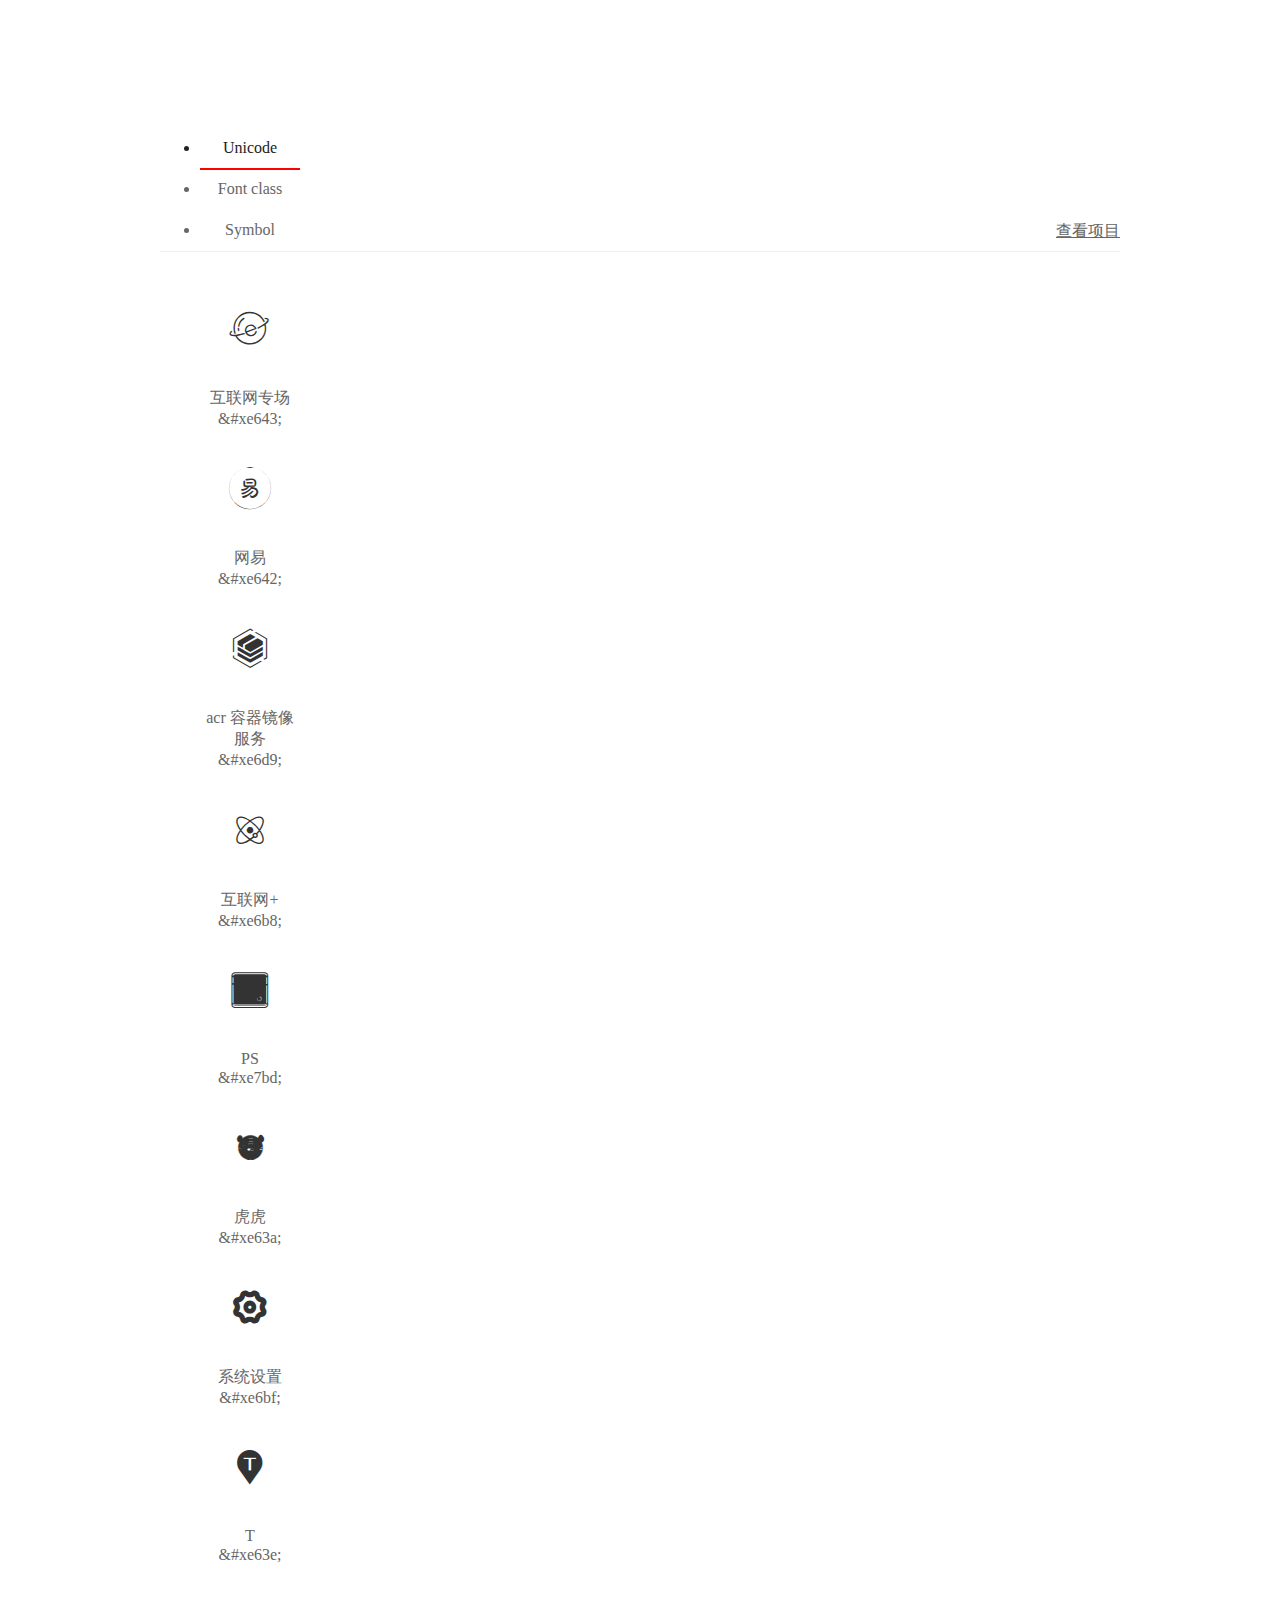
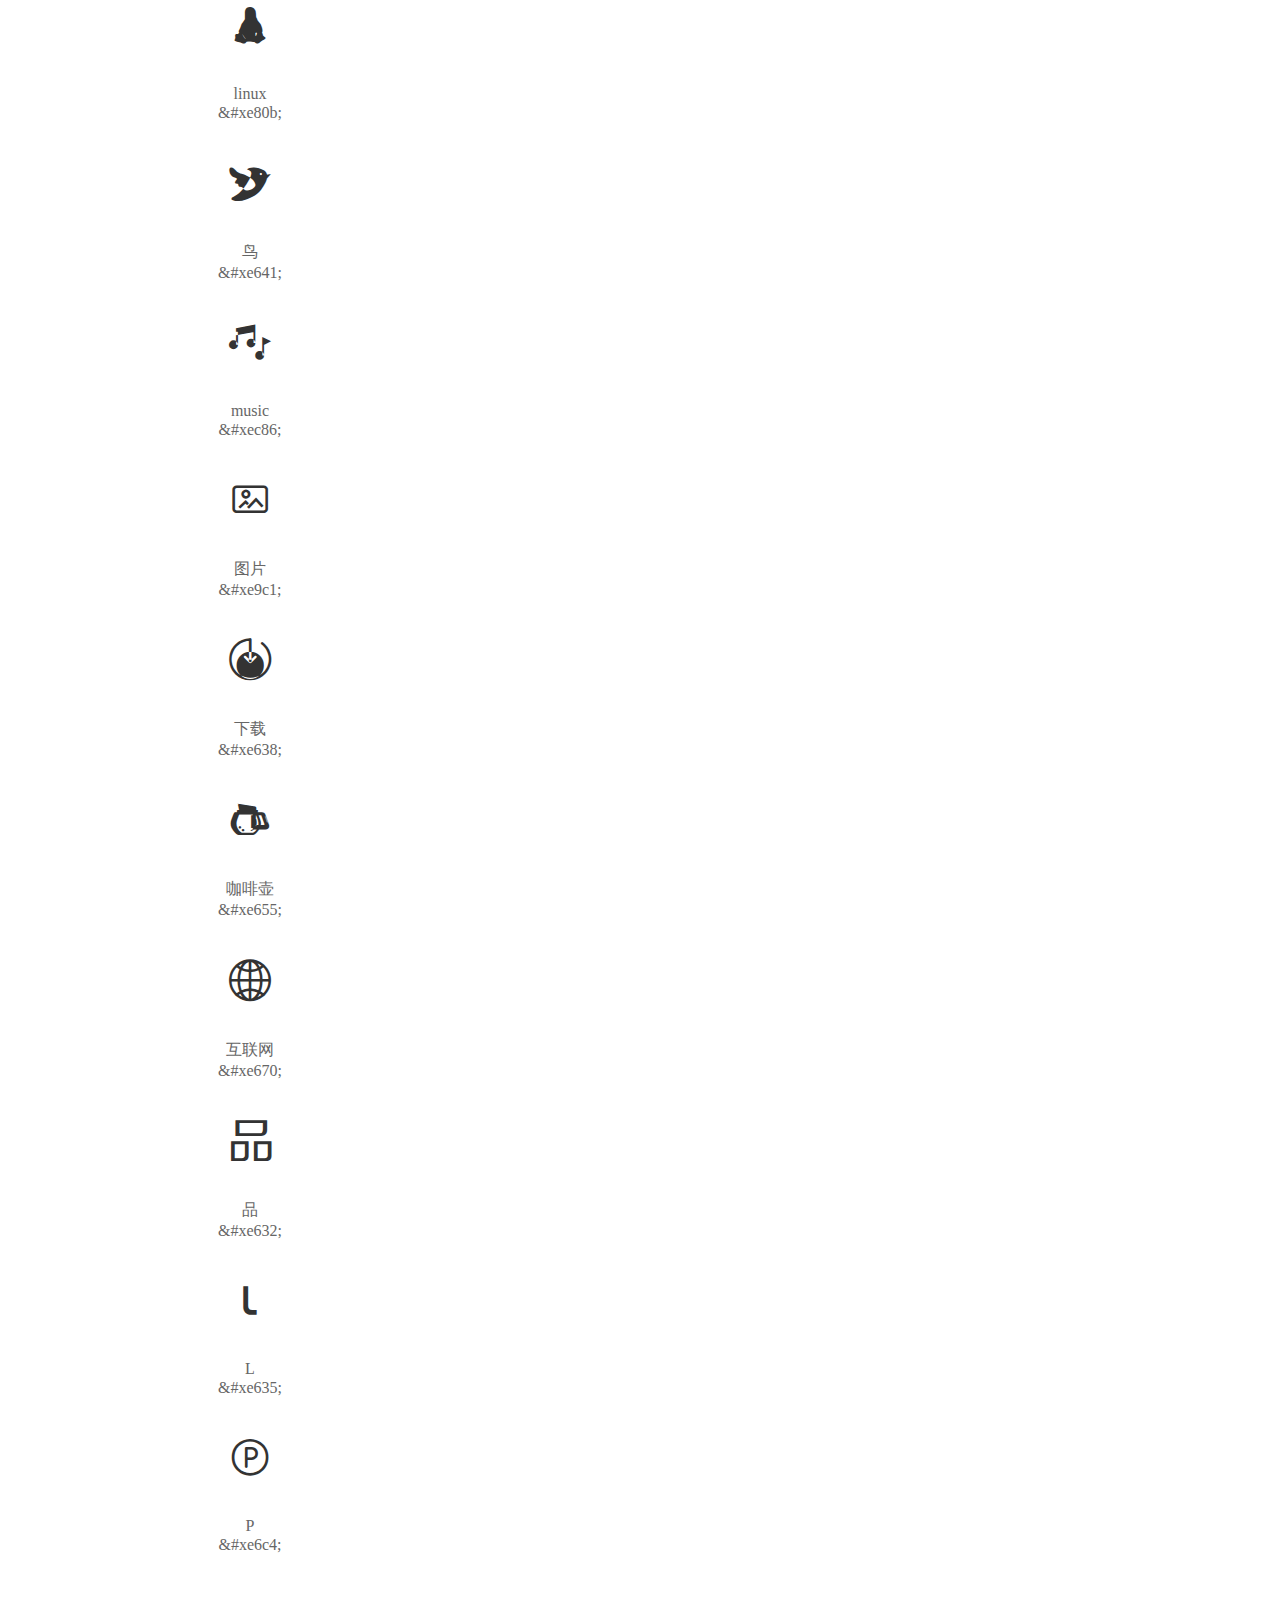
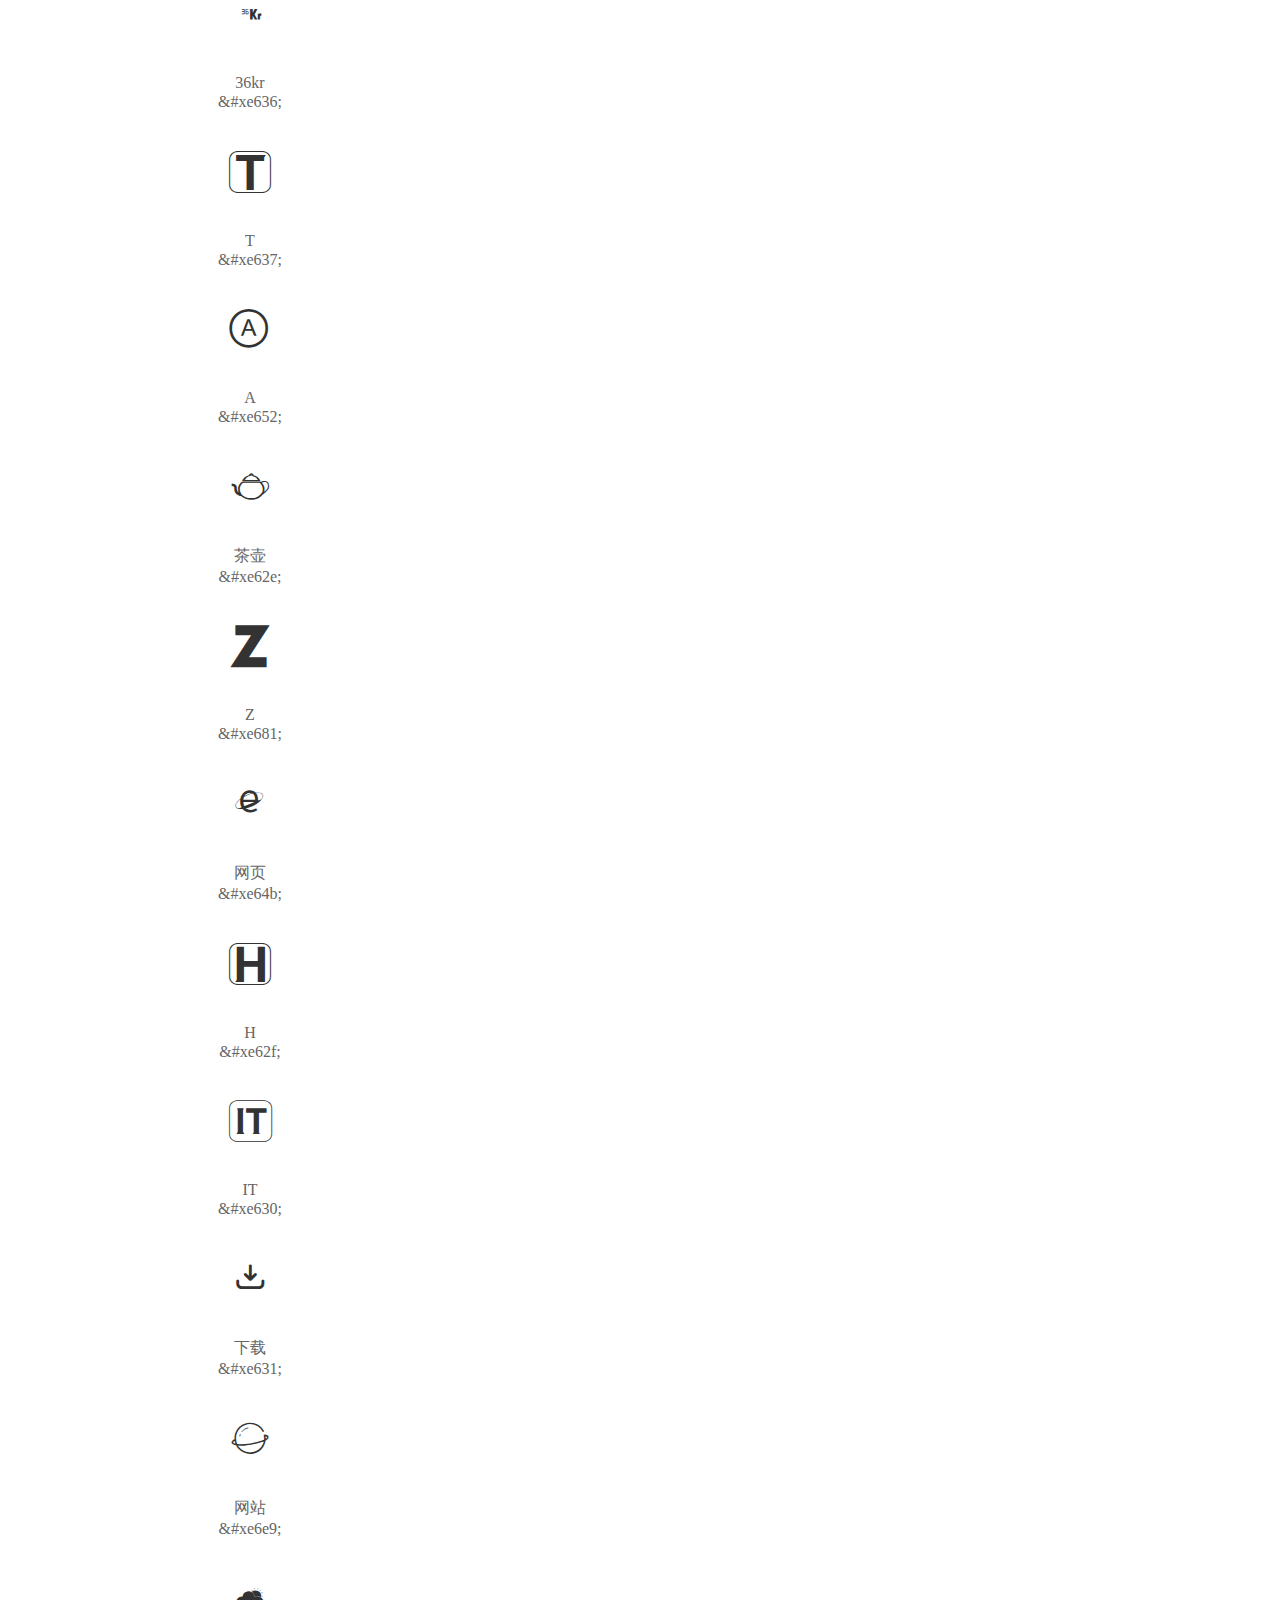
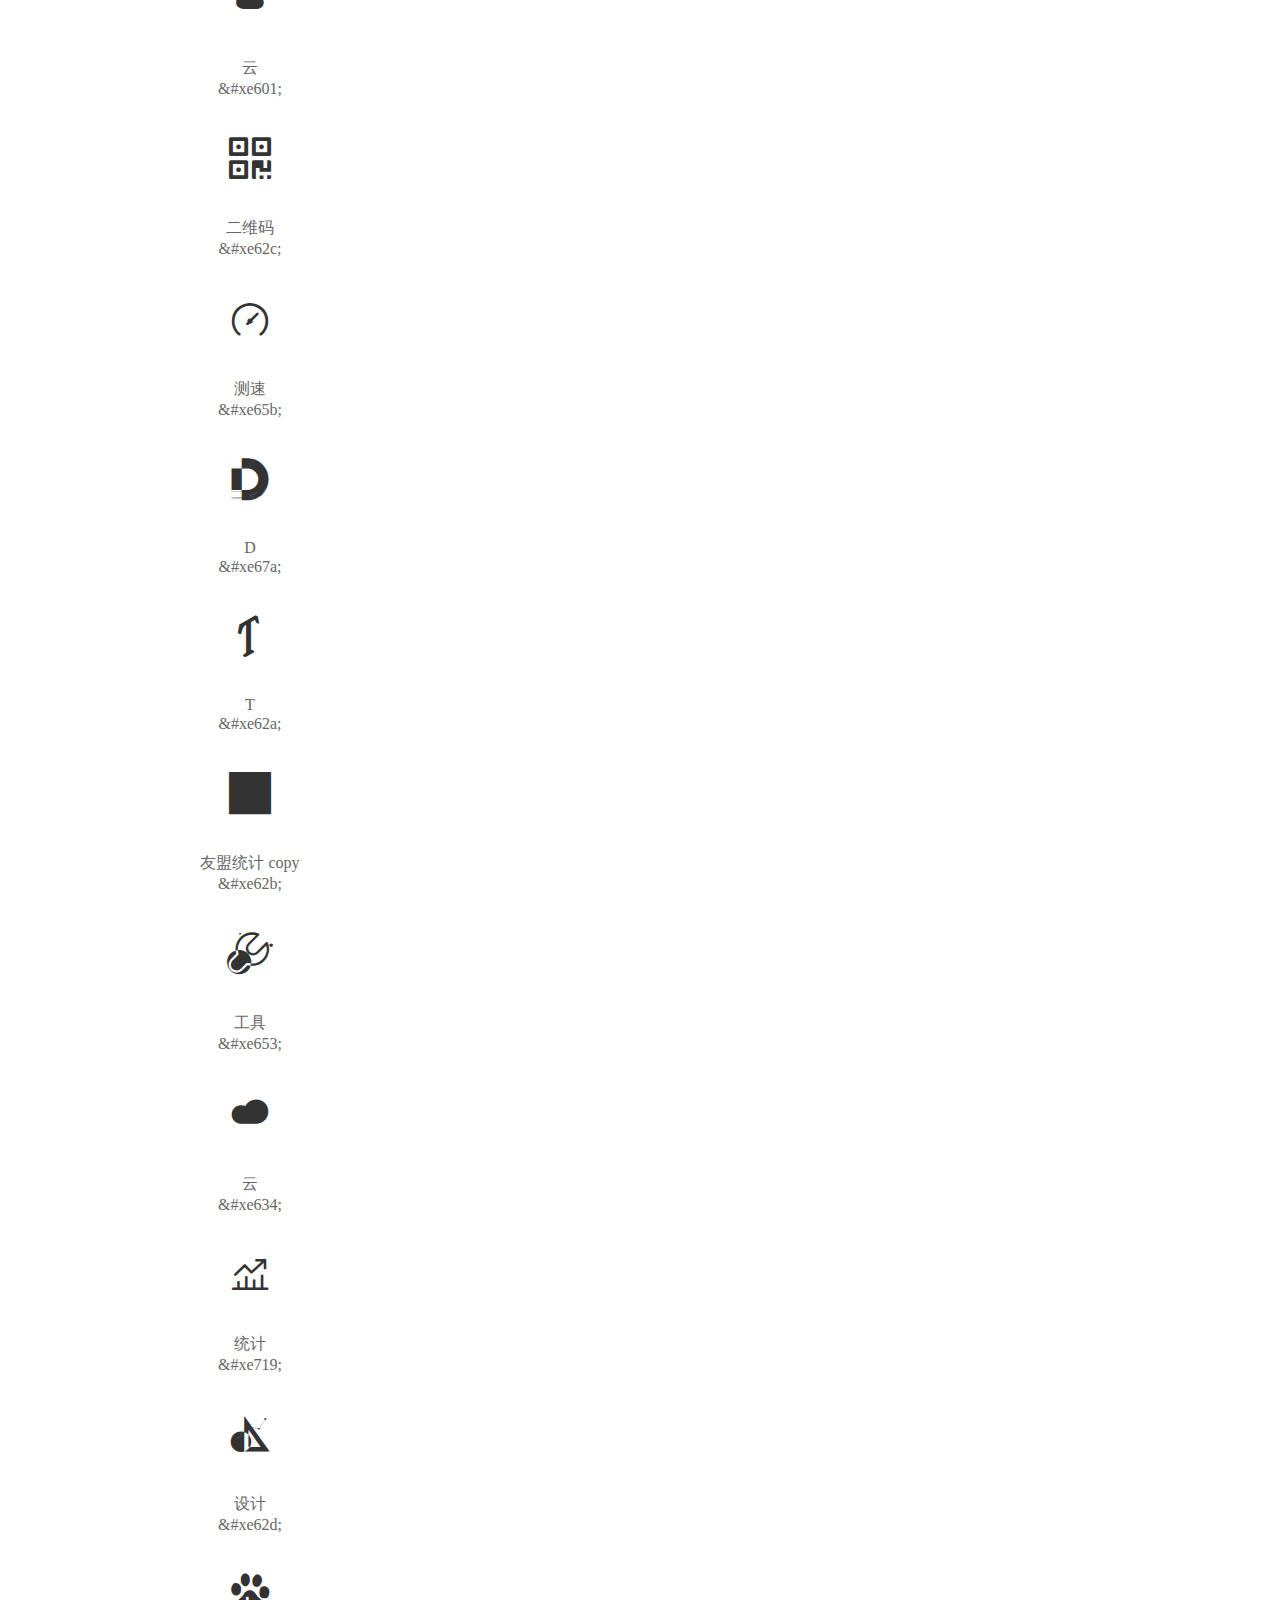
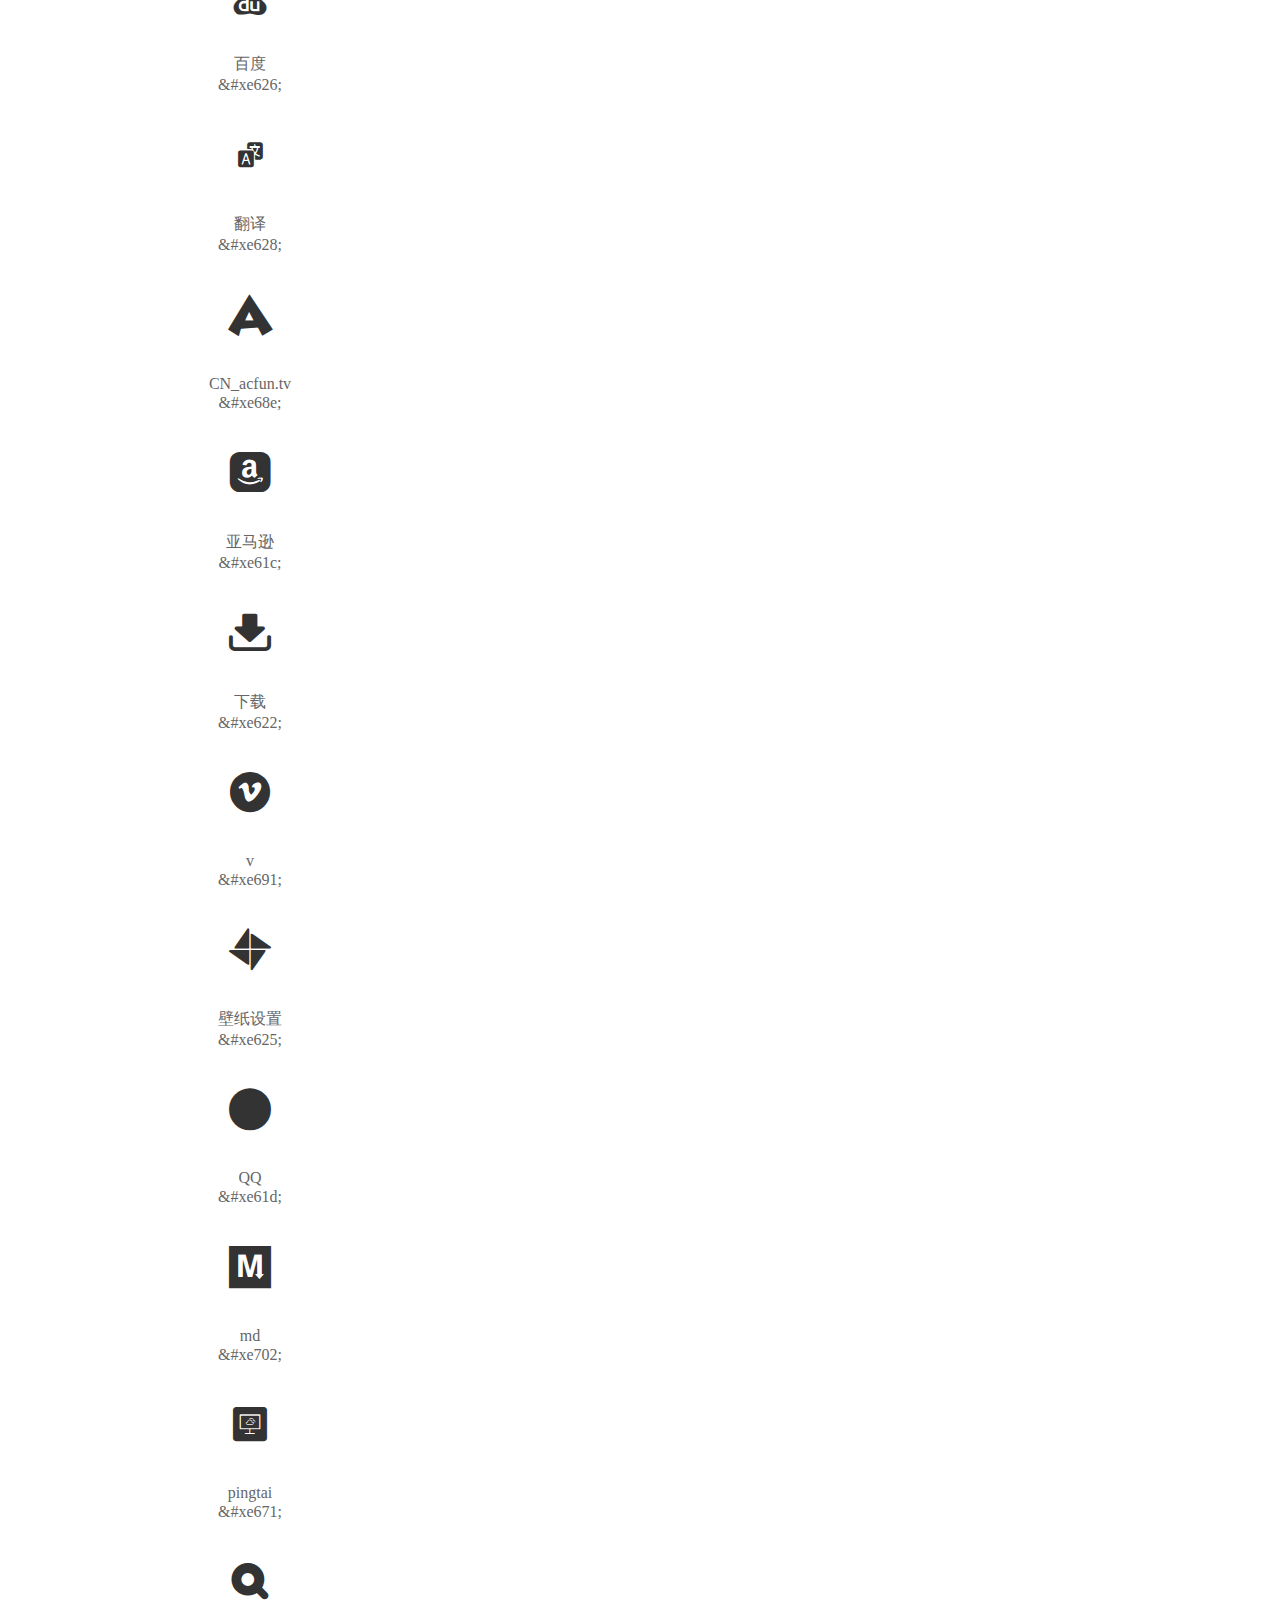
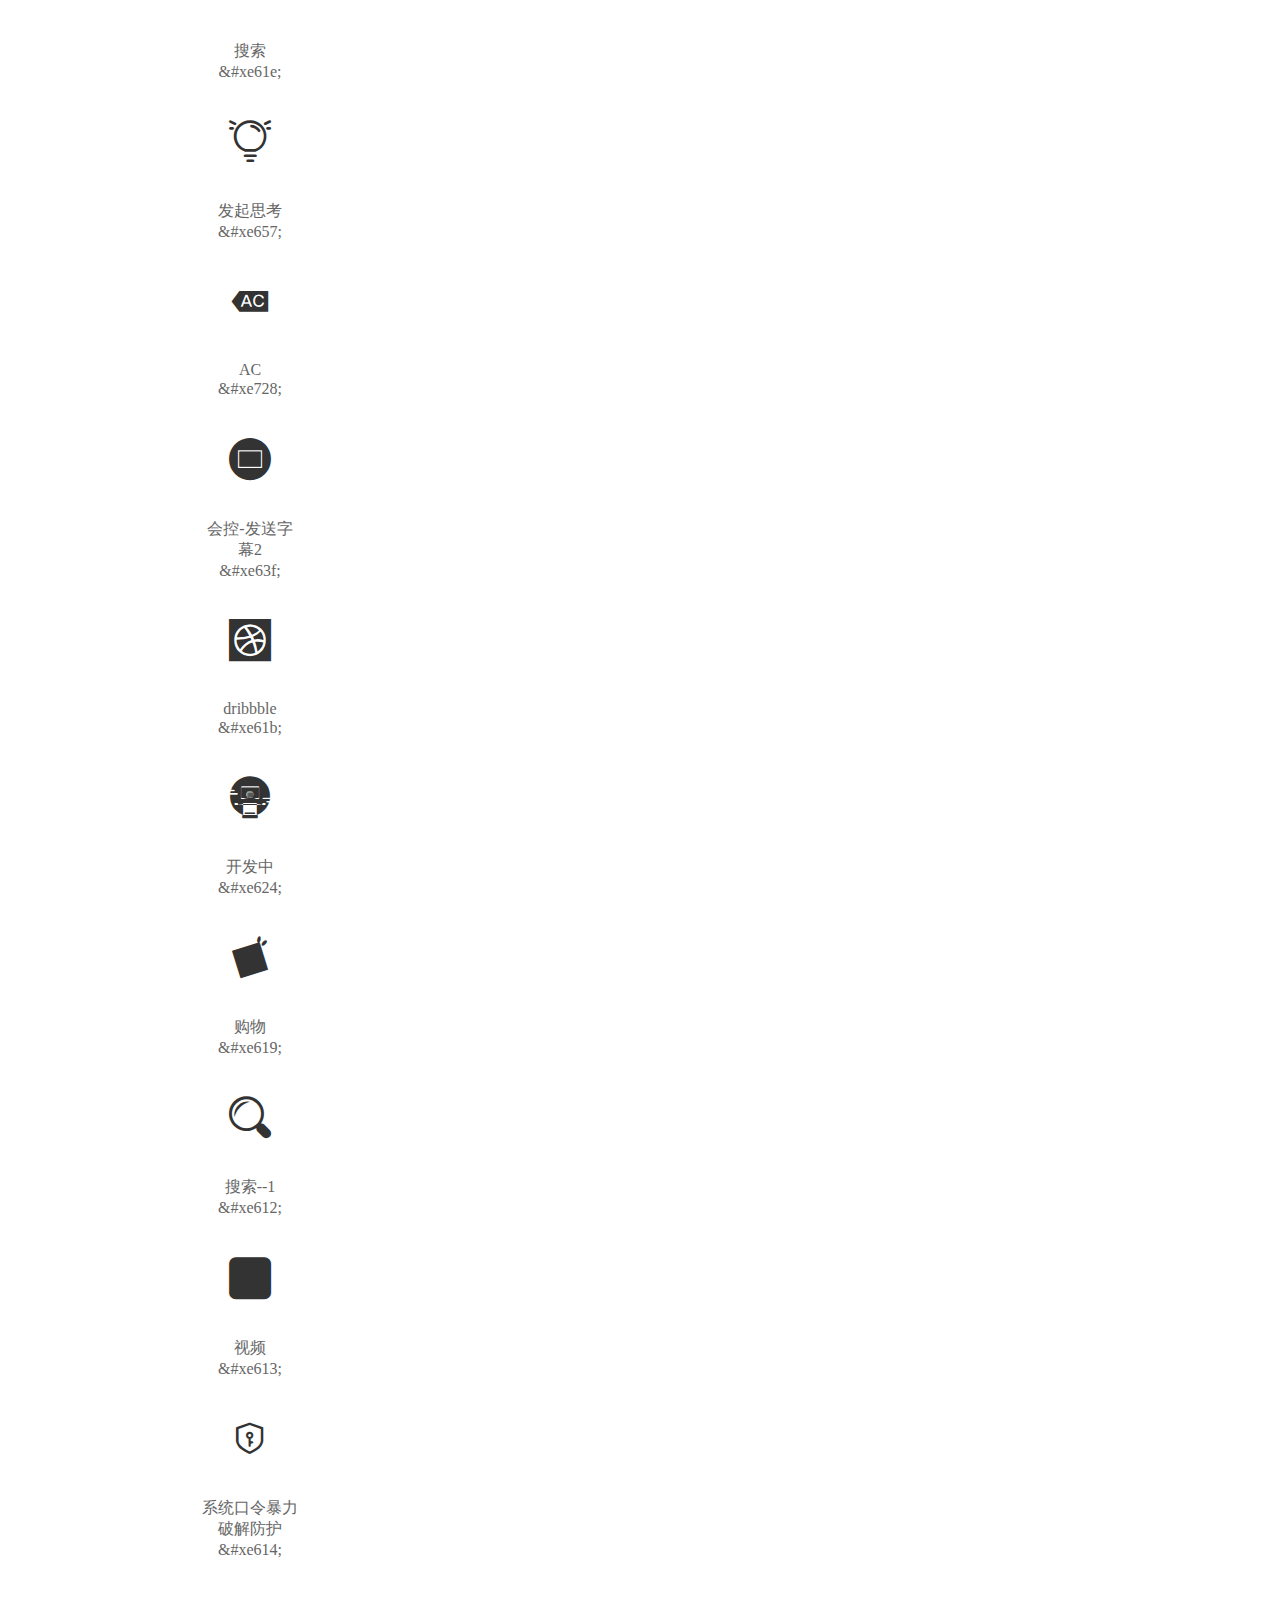
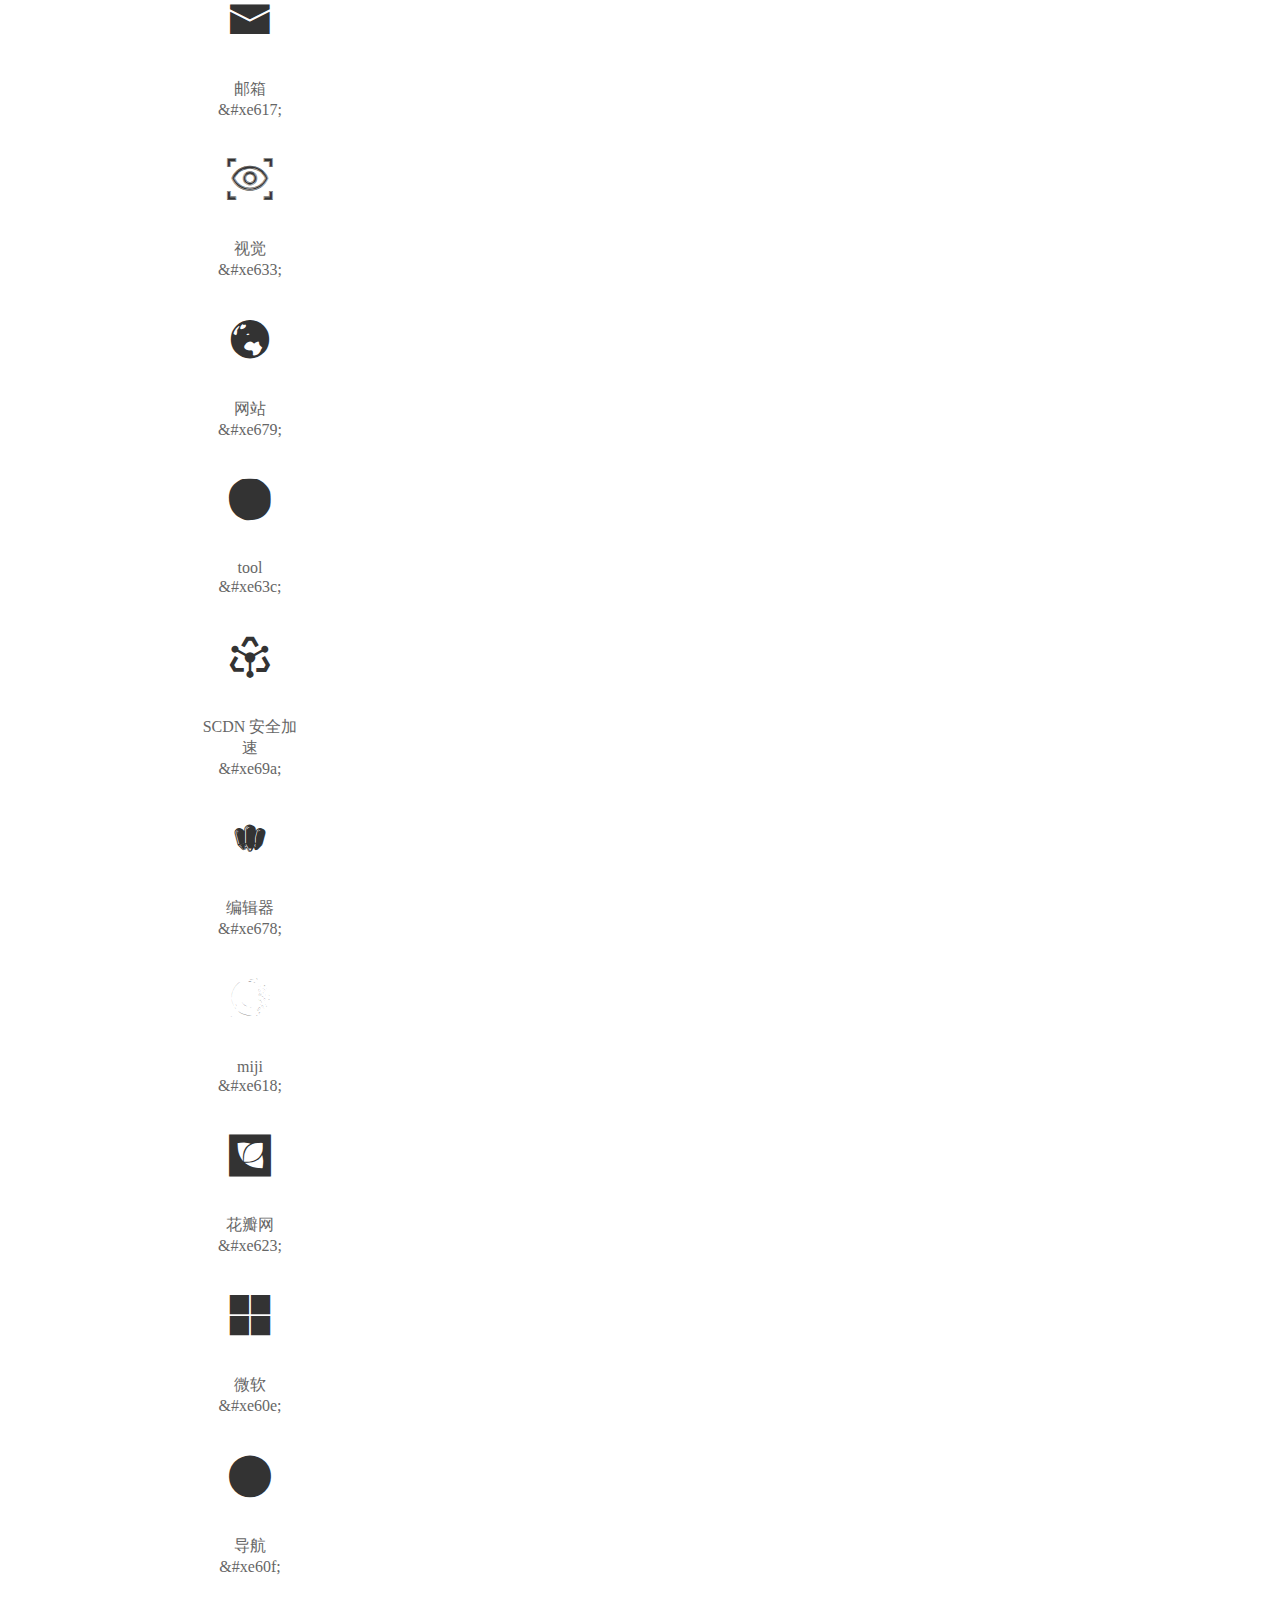
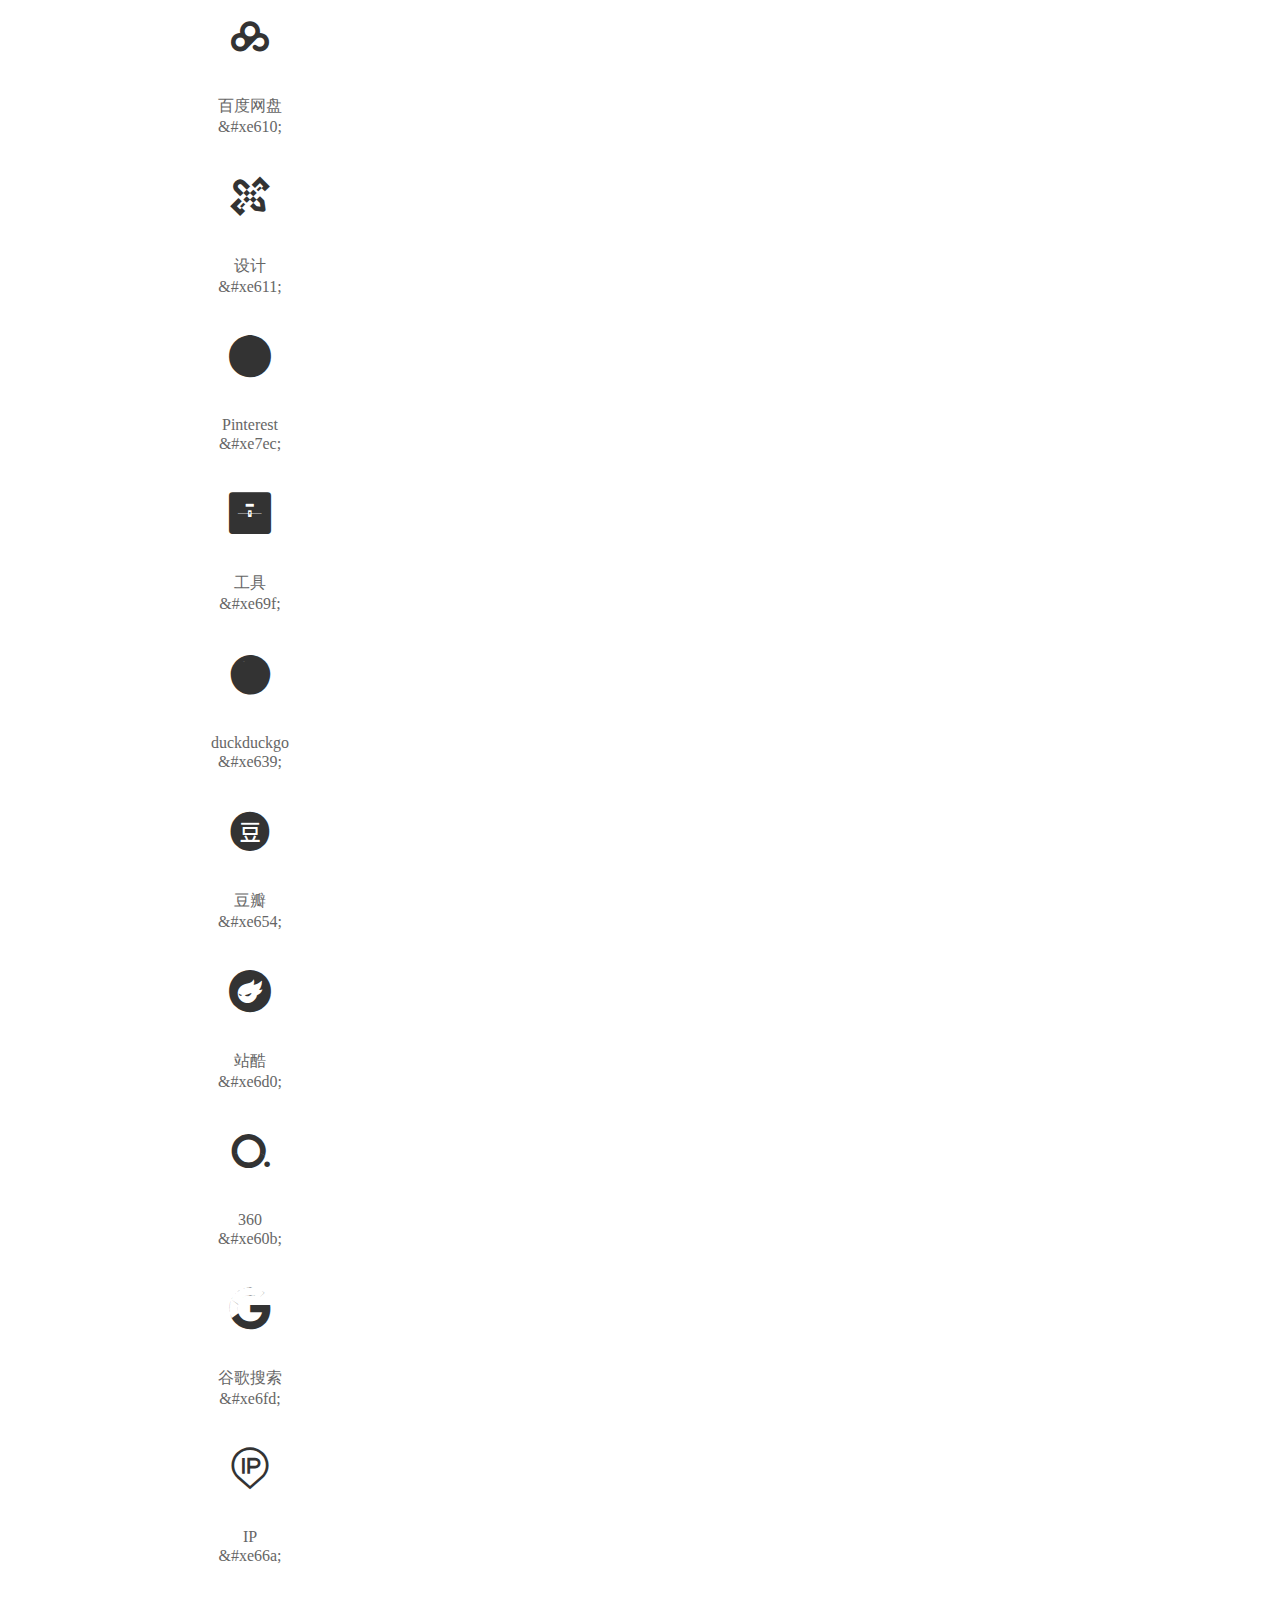
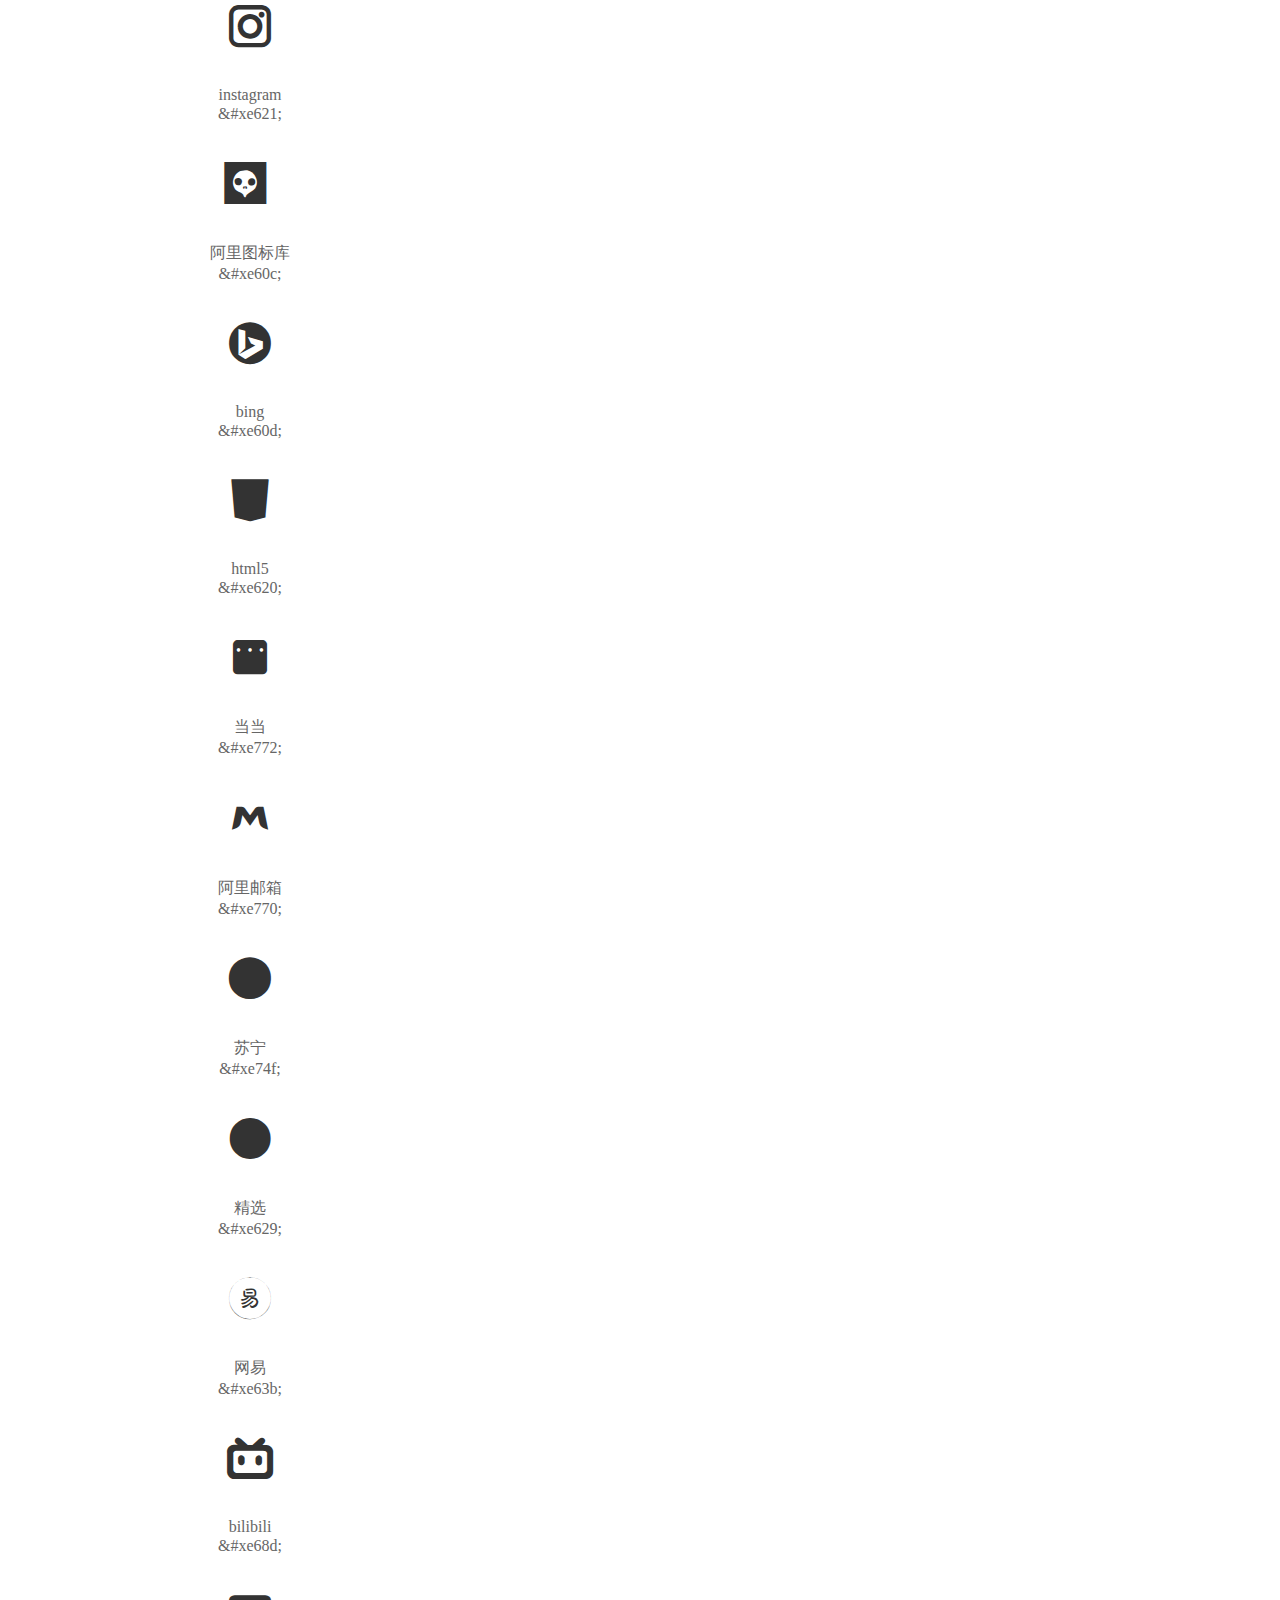
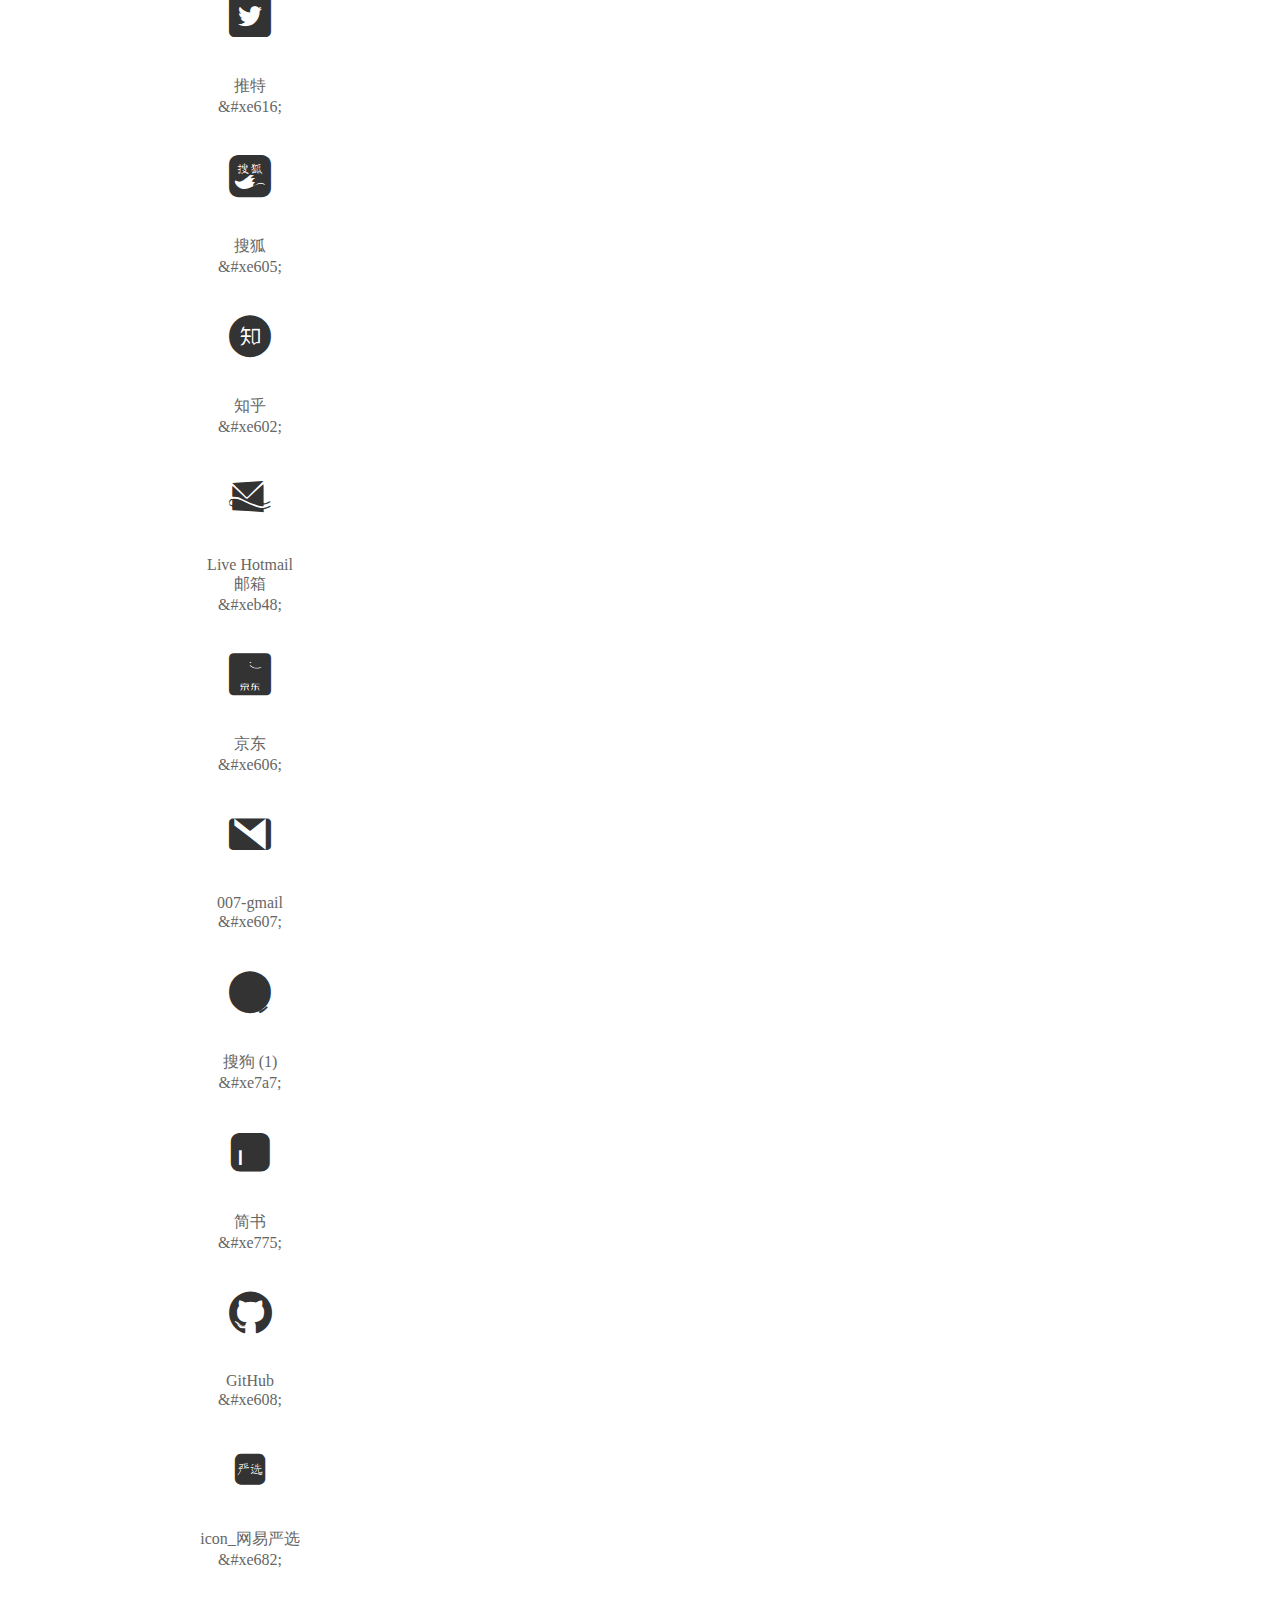
<file: WZDH/2iconfont/demo_index.html>
<!DOCTYPE html>
<html>
<head>
  <meta charset="utf-8"/>
  <title>IconFont Demo</title>
  <link rel="shortcut icon" href="https://img.alicdn.com/tps/i4/TB1_oz6GVXXXXaFXpXXJDFnIXXX-64-64.ico" type="image/x-icon"/>
  <link rel="stylesheet" href="https://g.alicdn.com/thx/cube/1.3.2/cube.min.css">
  <link rel="stylesheet" href="demo.css">
  <link rel="stylesheet" href="iconfont.css">
  <script src="iconfont.js"></script>
  <!-- jQuery -->
  <script src="https://a1.alicdn.com/oss/uploads/2018/12/26/7bfddb60-08e8-11e9-9b04-53e73bb6408b.js"></script>
  <!-- 代码高亮 -->
  <script src="https://a1.alicdn.com/oss/uploads/2018/12/26/a3f714d0-08e6-11e9-8a15-ebf944d7534c.js"></script>
</head>
<body>
  <div class="main">
    <h1 class="logo"><a href="https://www.iconfont.cn/" title="iconfont 首页" target="_blank">&#xe86b;</a></h1>
    <div class="nav-tabs">
      <ul id="tabs" class="dib-box">
        <li class="dib active"><span>Unicode</span></li>
        <li class="dib"><span>Font class</span></li>
        <li class="dib"><span>Symbol</span></li>
      </ul>
      
      <a href="https://www.iconfont.cn/manage/index?manage_type=myprojects&projectId=1734653" target="_blank" class="nav-more">查看项目</a>
      
    </div>
    <div class="tab-container">
      <div class="content unicode" style="display: block;">
          <ul class="icon_lists dib-box">
          
            <li class="dib">
              <span class="icon iconfont">&#xe643;</span>
                <div class="name">互联网专场 </div>
                <div class="code-name">&amp;#xe643;</div>
              </li>
          
            <li class="dib">
              <span class="icon iconfont">&#xe642;</span>
                <div class="name">网易</div>
                <div class="code-name">&amp;#xe642;</div>
              </li>
          
            <li class="dib">
              <span class="icon iconfont">&#xe6d9;</span>
                <div class="name">acr 容器镜像服务</div>
                <div class="code-name">&amp;#xe6d9;</div>
              </li>
          
            <li class="dib">
              <span class="icon iconfont">&#xe6b8;</span>
                <div class="name">互联网+</div>
                <div class="code-name">&amp;#xe6b8;</div>
              </li>
          
            <li class="dib">
              <span class="icon iconfont">&#xe7bd;</span>
                <div class="name">PS</div>
                <div class="code-name">&amp;#xe7bd;</div>
              </li>
          
            <li class="dib">
              <span class="icon iconfont">&#xe63a;</span>
                <div class="name">虎虎</div>
                <div class="code-name">&amp;#xe63a;</div>
              </li>
          
            <li class="dib">
              <span class="icon iconfont">&#xe6bf;</span>
                <div class="name">系统设置</div>
                <div class="code-name">&amp;#xe6bf;</div>
              </li>
          
            <li class="dib">
              <span class="icon iconfont">&#xe63e;</span>
                <div class="name">T</div>
                <div class="code-name">&amp;#xe63e;</div>
              </li>
          
            <li class="dib">
              <span class="icon iconfont">&#xe80b;</span>
                <div class="name">linux</div>
                <div class="code-name">&amp;#xe80b;</div>
              </li>
          
            <li class="dib">
              <span class="icon iconfont">&#xe641;</span>
                <div class="name">鸟</div>
                <div class="code-name">&amp;#xe641;</div>
              </li>
          
            <li class="dib">
              <span class="icon iconfont">&#xec86;</span>
                <div class="name">music</div>
                <div class="code-name">&amp;#xec86;</div>
              </li>
          
            <li class="dib">
              <span class="icon iconfont">&#xe9c1;</span>
                <div class="name">图片</div>
                <div class="code-name">&amp;#xe9c1;</div>
              </li>
          
            <li class="dib">
              <span class="icon iconfont">&#xe638;</span>
                <div class="name">下载</div>
                <div class="code-name">&amp;#xe638;</div>
              </li>
          
            <li class="dib">
              <span class="icon iconfont">&#xe655;</span>
                <div class="name">咖啡壶</div>
                <div class="code-name">&amp;#xe655;</div>
              </li>
          
            <li class="dib">
              <span class="icon iconfont">&#xe670;</span>
                <div class="name">互联网</div>
                <div class="code-name">&amp;#xe670;</div>
              </li>
          
            <li class="dib">
              <span class="icon iconfont">&#xe632;</span>
                <div class="name">品</div>
                <div class="code-name">&amp;#xe632;</div>
              </li>
          
            <li class="dib">
              <span class="icon iconfont">&#xe635;</span>
                <div class="name">L</div>
                <div class="code-name">&amp;#xe635;</div>
              </li>
          
            <li class="dib">
              <span class="icon iconfont">&#xe6c4;</span>
                <div class="name">P</div>
                <div class="code-name">&amp;#xe6c4;</div>
              </li>
          
            <li class="dib">
              <span class="icon iconfont">&#xe636;</span>
                <div class="name">36kr</div>
                <div class="code-name">&amp;#xe636;</div>
              </li>
          
            <li class="dib">
              <span class="icon iconfont">&#xe637;</span>
                <div class="name">T</div>
                <div class="code-name">&amp;#xe637;</div>
              </li>
          
            <li class="dib">
              <span class="icon iconfont">&#xe652;</span>
                <div class="name">A</div>
                <div class="code-name">&amp;#xe652;</div>
              </li>
          
            <li class="dib">
              <span class="icon iconfont">&#xe62e;</span>
                <div class="name">茶壶</div>
                <div class="code-name">&amp;#xe62e;</div>
              </li>
          
            <li class="dib">
              <span class="icon iconfont">&#xe681;</span>
                <div class="name">Z</div>
                <div class="code-name">&amp;#xe681;</div>
              </li>
          
            <li class="dib">
              <span class="icon iconfont">&#xe64b;</span>
                <div class="name">网页</div>
                <div class="code-name">&amp;#xe64b;</div>
              </li>
          
            <li class="dib">
              <span class="icon iconfont">&#xe62f;</span>
                <div class="name">H</div>
                <div class="code-name">&amp;#xe62f;</div>
              </li>
          
            <li class="dib">
              <span class="icon iconfont">&#xe630;</span>
                <div class="name">IT</div>
                <div class="code-name">&amp;#xe630;</div>
              </li>
          
            <li class="dib">
              <span class="icon iconfont">&#xe631;</span>
                <div class="name">下载</div>
                <div class="code-name">&amp;#xe631;</div>
              </li>
          
            <li class="dib">
              <span class="icon iconfont">&#xe6e9;</span>
                <div class="name">网站</div>
                <div class="code-name">&amp;#xe6e9;</div>
              </li>
          
            <li class="dib">
              <span class="icon iconfont">&#xe601;</span>
                <div class="name">云</div>
                <div class="code-name">&amp;#xe601;</div>
              </li>
          
            <li class="dib">
              <span class="icon iconfont">&#xe62c;</span>
                <div class="name">二维码</div>
                <div class="code-name">&amp;#xe62c;</div>
              </li>
          
            <li class="dib">
              <span class="icon iconfont">&#xe65b;</span>
                <div class="name">测速</div>
                <div class="code-name">&amp;#xe65b;</div>
              </li>
          
            <li class="dib">
              <span class="icon iconfont">&#xe67a;</span>
                <div class="name">D</div>
                <div class="code-name">&amp;#xe67a;</div>
              </li>
          
            <li class="dib">
              <span class="icon iconfont">&#xe62a;</span>
                <div class="name">T</div>
                <div class="code-name">&amp;#xe62a;</div>
              </li>
          
            <li class="dib">
              <span class="icon iconfont">&#xe62b;</span>
                <div class="name">友盟统计 copy</div>
                <div class="code-name">&amp;#xe62b;</div>
              </li>
          
            <li class="dib">
              <span class="icon iconfont">&#xe653;</span>
                <div class="name">工具</div>
                <div class="code-name">&amp;#xe653;</div>
              </li>
          
            <li class="dib">
              <span class="icon iconfont">&#xe634;</span>
                <div class="name">云</div>
                <div class="code-name">&amp;#xe634;</div>
              </li>
          
            <li class="dib">
              <span class="icon iconfont">&#xe719;</span>
                <div class="name">统计</div>
                <div class="code-name">&amp;#xe719;</div>
              </li>
          
            <li class="dib">
              <span class="icon iconfont">&#xe62d;</span>
                <div class="name">设计</div>
                <div class="code-name">&amp;#xe62d;</div>
              </li>
          
            <li class="dib">
              <span class="icon iconfont">&#xe626;</span>
                <div class="name">百度</div>
                <div class="code-name">&amp;#xe626;</div>
              </li>
          
            <li class="dib">
              <span class="icon iconfont">&#xe628;</span>
                <div class="name">翻译</div>
                <div class="code-name">&amp;#xe628;</div>
              </li>
          
            <li class="dib">
              <span class="icon iconfont">&#xe68e;</span>
                <div class="name">CN_acfun.tv</div>
                <div class="code-name">&amp;#xe68e;</div>
              </li>
          
            <li class="dib">
              <span class="icon iconfont">&#xe61c;</span>
                <div class="name">亚马逊</div>
                <div class="code-name">&amp;#xe61c;</div>
              </li>
          
            <li class="dib">
              <span class="icon iconfont">&#xe622;</span>
                <div class="name">下载</div>
                <div class="code-name">&amp;#xe622;</div>
              </li>
          
            <li class="dib">
              <span class="icon iconfont">&#xe691;</span>
                <div class="name">v</div>
                <div class="code-name">&amp;#xe691;</div>
              </li>
          
            <li class="dib">
              <span class="icon iconfont">&#xe625;</span>
                <div class="name">壁纸设置</div>
                <div class="code-name">&amp;#xe625;</div>
              </li>
          
            <li class="dib">
              <span class="icon iconfont">&#xe61d;</span>
                <div class="name">QQ</div>
                <div class="code-name">&amp;#xe61d;</div>
              </li>
          
            <li class="dib">
              <span class="icon iconfont">&#xe702;</span>
                <div class="name">md</div>
                <div class="code-name">&amp;#xe702;</div>
              </li>
          
            <li class="dib">
              <span class="icon iconfont">&#xe671;</span>
                <div class="name">pingtai</div>
                <div class="code-name">&amp;#xe671;</div>
              </li>
          
            <li class="dib">
              <span class="icon iconfont">&#xe61e;</span>
                <div class="name">搜索</div>
                <div class="code-name">&amp;#xe61e;</div>
              </li>
          
            <li class="dib">
              <span class="icon iconfont">&#xe657;</span>
                <div class="name">发起思考</div>
                <div class="code-name">&amp;#xe657;</div>
              </li>
          
            <li class="dib">
              <span class="icon iconfont">&#xe728;</span>
                <div class="name">AC</div>
                <div class="code-name">&amp;#xe728;</div>
              </li>
          
            <li class="dib">
              <span class="icon iconfont">&#xe63f;</span>
                <div class="name">会控-发送字幕2</div>
                <div class="code-name">&amp;#xe63f;</div>
              </li>
          
            <li class="dib">
              <span class="icon iconfont">&#xe61b;</span>
                <div class="name">dribbble</div>
                <div class="code-name">&amp;#xe61b;</div>
              </li>
          
            <li class="dib">
              <span class="icon iconfont">&#xe624;</span>
                <div class="name">开发中</div>
                <div class="code-name">&amp;#xe624;</div>
              </li>
          
            <li class="dib">
              <span class="icon iconfont">&#xe619;</span>
                <div class="name">购物</div>
                <div class="code-name">&amp;#xe619;</div>
              </li>
          
            <li class="dib">
              <span class="icon iconfont">&#xe612;</span>
                <div class="name">搜索--1</div>
                <div class="code-name">&amp;#xe612;</div>
              </li>
          
            <li class="dib">
              <span class="icon iconfont">&#xe613;</span>
                <div class="name">视频</div>
                <div class="code-name">&amp;#xe613;</div>
              </li>
          
            <li class="dib">
              <span class="icon iconfont">&#xe614;</span>
                <div class="name">系统口令暴力破解防护</div>
                <div class="code-name">&amp;#xe614;</div>
              </li>
          
            <li class="dib">
              <span class="icon iconfont">&#xe617;</span>
                <div class="name">邮箱</div>
                <div class="code-name">&amp;#xe617;</div>
              </li>
          
            <li class="dib">
              <span class="icon iconfont">&#xe633;</span>
                <div class="name">视觉</div>
                <div class="code-name">&amp;#xe633;</div>
              </li>
          
            <li class="dib">
              <span class="icon iconfont">&#xe679;</span>
                <div class="name">网站</div>
                <div class="code-name">&amp;#xe679;</div>
              </li>
          
            <li class="dib">
              <span class="icon iconfont">&#xe63c;</span>
                <div class="name">tool</div>
                <div class="code-name">&amp;#xe63c;</div>
              </li>
          
            <li class="dib">
              <span class="icon iconfont">&#xe69a;</span>
                <div class="name">SCDN 安全加速</div>
                <div class="code-name">&amp;#xe69a;</div>
              </li>
          
            <li class="dib">
              <span class="icon iconfont">&#xe678;</span>
                <div class="name">编辑器</div>
                <div class="code-name">&amp;#xe678;</div>
              </li>
          
            <li class="dib">
              <span class="icon iconfont">&#xe618;</span>
                <div class="name">miji</div>
                <div class="code-name">&amp;#xe618;</div>
              </li>
          
            <li class="dib">
              <span class="icon iconfont">&#xe623;</span>
                <div class="name">花瓣网</div>
                <div class="code-name">&amp;#xe623;</div>
              </li>
          
            <li class="dib">
              <span class="icon iconfont">&#xe60e;</span>
                <div class="name">微软</div>
                <div class="code-name">&amp;#xe60e;</div>
              </li>
          
            <li class="dib">
              <span class="icon iconfont">&#xe60f;</span>
                <div class="name">导航</div>
                <div class="code-name">&amp;#xe60f;</div>
              </li>
          
            <li class="dib">
              <span class="icon iconfont">&#xe610;</span>
                <div class="name">百度网盘</div>
                <div class="code-name">&amp;#xe610;</div>
              </li>
          
            <li class="dib">
              <span class="icon iconfont">&#xe611;</span>
                <div class="name">设计</div>
                <div class="code-name">&amp;#xe611;</div>
              </li>
          
            <li class="dib">
              <span class="icon iconfont">&#xe7ec;</span>
                <div class="name">Pinterest</div>
                <div class="code-name">&amp;#xe7ec;</div>
              </li>
          
            <li class="dib">
              <span class="icon iconfont">&#xe69f;</span>
                <div class="name">工具</div>
                <div class="code-name">&amp;#xe69f;</div>
              </li>
          
            <li class="dib">
              <span class="icon iconfont">&#xe639;</span>
                <div class="name">duckduckgo</div>
                <div class="code-name">&amp;#xe639;</div>
              </li>
          
            <li class="dib">
              <span class="icon iconfont">&#xe654;</span>
                <div class="name">豆瓣</div>
                <div class="code-name">&amp;#xe654;</div>
              </li>
          
            <li class="dib">
              <span class="icon iconfont">&#xe6d0;</span>
                <div class="name">站酷</div>
                <div class="code-name">&amp;#xe6d0;</div>
              </li>
          
            <li class="dib">
              <span class="icon iconfont">&#xe60b;</span>
                <div class="name">360</div>
                <div class="code-name">&amp;#xe60b;</div>
              </li>
          
            <li class="dib">
              <span class="icon iconfont">&#xe6fd;</span>
                <div class="name">谷歌搜索</div>
                <div class="code-name">&amp;#xe6fd;</div>
              </li>
          
            <li class="dib">
              <span class="icon iconfont">&#xe66a;</span>
                <div class="name">IP</div>
                <div class="code-name">&amp;#xe66a;</div>
              </li>
          
            <li class="dib">
              <span class="icon iconfont">&#xe621;</span>
                <div class="name">instagram</div>
                <div class="code-name">&amp;#xe621;</div>
              </li>
          
            <li class="dib">
              <span class="icon iconfont">&#xe60c;</span>
                <div class="name">阿里图标库</div>
                <div class="code-name">&amp;#xe60c;</div>
              </li>
          
            <li class="dib">
              <span class="icon iconfont">&#xe60d;</span>
                <div class="name">bing</div>
                <div class="code-name">&amp;#xe60d;</div>
              </li>
          
            <li class="dib">
              <span class="icon iconfont">&#xe620;</span>
                <div class="name">html5</div>
                <div class="code-name">&amp;#xe620;</div>
              </li>
          
            <li class="dib">
              <span class="icon iconfont">&#xe772;</span>
                <div class="name">当当</div>
                <div class="code-name">&amp;#xe772;</div>
              </li>
          
            <li class="dib">
              <span class="icon iconfont">&#xe770;</span>
                <div class="name">阿里邮箱</div>
                <div class="code-name">&amp;#xe770;</div>
              </li>
          
            <li class="dib">
              <span class="icon iconfont">&#xe74f;</span>
                <div class="name">苏宁</div>
                <div class="code-name">&amp;#xe74f;</div>
              </li>
          
            <li class="dib">
              <span class="icon iconfont">&#xe629;</span>
                <div class="name">精选</div>
                <div class="code-name">&amp;#xe629;</div>
              </li>
          
            <li class="dib">
              <span class="icon iconfont">&#xe63b;</span>
                <div class="name">网易</div>
                <div class="code-name">&amp;#xe63b;</div>
              </li>
          
            <li class="dib">
              <span class="icon iconfont">&#xe68d;</span>
                <div class="name">bilibili</div>
                <div class="code-name">&amp;#xe68d;</div>
              </li>
          
            <li class="dib">
              <span class="icon iconfont">&#xe616;</span>
                <div class="name">推特</div>
                <div class="code-name">&amp;#xe616;</div>
              </li>
          
            <li class="dib">
              <span class="icon iconfont">&#xe605;</span>
                <div class="name">搜狐</div>
                <div class="code-name">&amp;#xe605;</div>
              </li>
          
            <li class="dib">
              <span class="icon iconfont">&#xe602;</span>
                <div class="name">知乎</div>
                <div class="code-name">&amp;#xe602;</div>
              </li>
          
            <li class="dib">
              <span class="icon iconfont">&#xeb48;</span>
                <div class="name">Live Hotmail邮箱</div>
                <div class="code-name">&amp;#xeb48;</div>
              </li>
          
            <li class="dib">
              <span class="icon iconfont">&#xe606;</span>
                <div class="name">京东</div>
                <div class="code-name">&amp;#xe606;</div>
              </li>
          
            <li class="dib">
              <span class="icon iconfont">&#xe607;</span>
                <div class="name">007-gmail</div>
                <div class="code-name">&amp;#xe607;</div>
              </li>
          
            <li class="dib">
              <span class="icon iconfont">&#xe7a7;</span>
                <div class="name">搜狗 (1)</div>
                <div class="code-name">&amp;#xe7a7;</div>
              </li>
          
            <li class="dib">
              <span class="icon iconfont">&#xe775;</span>
                <div class="name">简书</div>
                <div class="code-name">&amp;#xe775;</div>
              </li>
          
            <li class="dib">
              <span class="icon iconfont">&#xe608;</span>
                <div class="name">GitHub</div>
                <div class="code-name">&amp;#xe608;</div>
              </li>
          
            <li class="dib">
              <span class="icon iconfont">&#xe682;</span>
                <div class="name">icon_网易严选</div>
                <div class="code-name">&amp;#xe682;</div>
              </li>
          
            <li class="dib">
              <span class="icon iconfont">&#xe61f;</span>
                <div class="name">Facebook</div>
                <div class="code-name">&amp;#xe61f;</div>
              </li>
          
            <li class="dib">
              <span class="icon iconfont">&#xe61a;</span>
                <div class="name">新浪网</div>
                <div class="code-name">&amp;#xe61a;</div>
              </li>
          
            <li class="dib">
              <span class="icon iconfont">&#xe640;</span>
                <div class="name">淘宝</div>
                <div class="code-name">&amp;#xe640;</div>
              </li>
          
            <li class="dib">
              <span class="icon iconfont">&#xe609;</span>
                <div class="name">拼多多</div>
                <div class="code-name">&amp;#xe609;</div>
              </li>
          
            <li class="dib">
              <span class="icon iconfont">&#xe60a;</span>
                <div class="name">微信</div>
                <div class="code-name">&amp;#xe60a;</div>
              </li>
          
            <li class="dib">
              <span class="icon iconfont">&#xe627;</span>
                <div class="name">音乐</div>
                <div class="code-name">&amp;#xe627;</div>
              </li>
          
            <li class="dib">
              <span class="icon iconfont">&#xe63d;</span>
                <div class="name">微博</div>
                <div class="code-name">&amp;#xe63d;</div>
              </li>
          
            <li class="dib">
              <span class="icon iconfont">&#xe6b5;</span>
                <div class="name">爱奇艺</div>
                <div class="code-name">&amp;#xe6b5;</div>
              </li>
          
            <li class="dib">
              <span class="icon iconfont">&#xeb1e;</span>
                <div class="name">腾讯视频</div>
                <div class="code-name">&amp;#xeb1e;</div>
              </li>
          
            <li class="dib">
              <span class="icon iconfont">&#xe603;</span>
                <div class="name">优酷</div>
                <div class="code-name">&amp;#xe603;</div>
              </li>
          
            <li class="dib">
              <span class="icon iconfont">&#xe72a;</span>
                <div class="name">youtube</div>
                <div class="code-name">&amp;#xe72a;</div>
              </li>
          
            <li class="dib">
              <span class="icon iconfont">&#xe604;</span>
                <div class="name">九块九包邮</div>
                <div class="code-name">&amp;#xe604;</div>
              </li>
          
            <li class="dib">
              <span class="icon iconfont">&#xe600;</span>
                <div class="name">优惠券 券面</div>
                <div class="code-name">&amp;#xe600;</div>
              </li>
          
            <li class="dib">
              <span class="icon iconfont">&#xe615;</span>
                <div class="name">头条</div>
                <div class="code-name">&amp;#xe615;</div>
              </li>
          
          </ul>
          <div class="article markdown">
          <h2 id="unicode-">Unicode 引用</h2>
          <hr>

          <p>Unicode 是字体在网页端最原始的应用方式，特点是：</p>
          <ul>
            <li>兼容性最好，支持 IE6+，及所有现代浏览器。</li>
            <li>支持按字体的方式去动态调整图标大小，颜色等等。</li>
            <li>但是因为是字体，所以不支持多色。只能使用平台里单色的图标，就算项目里有多色图标也会自动去色。</li>
          </ul>
          <blockquote>
            <p>注意：新版 iconfont 支持多色图标，这些多色图标在 Unicode 模式下将不能使用，如果有需求建议使用symbol 的引用方式</p>
          </blockquote>
          <p>Unicode 使用步骤如下：</p>
          <h3 id="-font-face">第一步：拷贝项目下面生成的 <code>@font-face</code></h3>
<pre><code class="language-css"
>@font-face {
  font-family: 'iconfont';
  src: url('iconfont.eot');
  src: url('iconfont.eot?#iefix') format('embedded-opentype'),
      url('iconfont.woff2') format('woff2'),
      url('iconfont.woff') format('woff'),
      url('iconfont.ttf') format('truetype'),
      url('iconfont.svg#iconfont') format('svg');
}
</code></pre>
          <h3 id="-iconfont-">第二步：定义使用 iconfont 的样式</h3>
<pre><code class="language-css"
>.iconfont {
  font-family: "iconfont" !important;
  font-size: 16px;
  font-style: normal;
  -webkit-font-smoothing: antialiased;
  -moz-osx-font-smoothing: grayscale;
}
</code></pre>
          <h3 id="-">第三步：挑选相应图标并获取字体编码，应用于页面</h3>
<pre>
<code class="language-html"
>&lt;span class="iconfont"&gt;&amp;#x33;&lt;/span&gt;
</code></pre>
          <blockquote>
            <p>"iconfont" 是你项目下的 font-family。可以通过编辑项目查看，默认是 "iconfont"。</p>
          </blockquote>
          </div>
      </div>
      <div class="content font-class">
        <ul class="icon_lists dib-box">
          
          <li class="dib">
            <span class="icon iconfont icon-hulianwang-hover"></span>
            <div class="name">
              互联网专场 
            </div>
            <div class="code-name">.icon-hulianwang-hover
            </div>
          </li>
          
          <li class="dib">
            <span class="icon iconfont icon-wangyi1"></span>
            <div class="name">
              网易
            </div>
            <div class="code-name">.icon-wangyi1
            </div>
          </li>
          
          <li class="dib">
            <span class="icon iconfont icon-acrrongqijingxiangfuwu"></span>
            <div class="name">
              acr 容器镜像服务
            </div>
            <div class="code-name">.icon-acrrongqijingxiangfuwu
            </div>
          </li>
          
          <li class="dib">
            <span class="icon iconfont icon-hulianwang1"></span>
            <div class="name">
              互联网+
            </div>
            <div class="code-name">.icon-hulianwang1
            </div>
          </li>
          
          <li class="dib">
            <span class="icon iconfont icon-PS"></span>
            <div class="name">
              PS
            </div>
            <div class="code-name">.icon-PS
            </div>
          </li>
          
          <li class="dib">
            <span class="icon iconfont icon-huhu"></span>
            <div class="name">
              虎虎
            </div>
            <div class="code-name">.icon-huhu
            </div>
          </li>
          
          <li class="dib">
            <span class="icon iconfont icon-xitongshezhi"></span>
            <div class="name">
              系统设置
            </div>
            <div class="code-name">.icon-xitongshezhi
            </div>
          </li>
          
          <li class="dib">
            <span class="icon iconfont icon-T2"></span>
            <div class="name">
              T
            </div>
            <div class="code-name">.icon-T2
            </div>
          </li>
          
          <li class="dib">
            <span class="icon iconfont icon-linux"></span>
            <div class="name">
              linux
            </div>
            <div class="code-name">.icon-linux
            </div>
          </li>
          
          <li class="dib">
            <span class="icon iconfont icon-yepian"></span>
            <div class="name">
              鸟
            </div>
            <div class="code-name">.icon-yepian
            </div>
          </li>
          
          <li class="dib">
            <span class="icon iconfont icon-music"></span>
            <div class="name">
              music
            </div>
            <div class="code-name">.icon-music
            </div>
          </li>
          
          <li class="dib">
            <span class="icon iconfont icon-tupian"></span>
            <div class="name">
              图片
            </div>
            <div class="code-name">.icon-tupian
            </div>
          </li>
          
          <li class="dib">
            <span class="icon iconfont icon-ziyuan"></span>
            <div class="name">
              下载
            </div>
            <div class="code-name">.icon-ziyuan
            </div>
          </li>
          
          <li class="dib">
            <span class="icon iconfont icon-COFFEEPOT"></span>
            <div class="name">
              咖啡壶
            </div>
            <div class="code-name">.icon-COFFEEPOT
            </div>
          </li>
          
          <li class="dib">
            <span class="icon iconfont icon-hulianwang"></span>
            <div class="name">
              互联网
            </div>
            <div class="code-name">.icon-hulianwang
            </div>
          </li>
          
          <li class="dib">
            <span class="icon iconfont icon-pin"></span>
            <div class="name">
              品
            </div>
            <div class="code-name">.icon-pin
            </div>
          </li>
          
          <li class="dib">
            <span class="icon iconfont icon-L"></span>
            <div class="name">
              L
            </div>
            <div class="code-name">.icon-L
            </div>
          </li>
          
          <li class="dib">
            <span class="icon iconfont icon-p"></span>
            <div class="name">
              P
            </div>
            <div class="code-name">.icon-p
            </div>
          </li>
          
          <li class="dib">
            <span class="icon iconfont icon-36kr"></span>
            <div class="name">
              36kr
            </div>
            <div class="code-name">.icon-36kr
            </div>
          </li>
          
          <li class="dib">
            <span class="icon iconfont icon-T1"></span>
            <div class="name">
              T
            </div>
            <div class="code-name">.icon-T1
            </div>
          </li>
          
          <li class="dib">
            <span class="icon iconfont icon-icon-class-a"></span>
            <div class="name">
              A
            </div>
            <div class="code-name">.icon-icon-class-a
            </div>
          </li>
          
          <li class="dib">
            <span class="icon iconfont icon-chahu"></span>
            <div class="name">
              茶壶
            </div>
            <div class="code-name">.icon-chahu
            </div>
          </li>
          
          <li class="dib">
            <span class="icon iconfont icon-Z"></span>
            <div class="name">
              Z
            </div>
            <div class="code-name">.icon-Z
            </div>
          </li>
          
          <li class="dib">
            <span class="icon iconfont icon-wangye"></span>
            <div class="name">
              网页
            </div>
            <div class="code-name">.icon-wangye
            </div>
          </li>
          
          <li class="dib">
            <span class="icon iconfont icon-H"></span>
            <div class="name">
              H
            </div>
            <div class="code-name">.icon-H
            </div>
          </li>
          
          <li class="dib">
            <span class="icon iconfont icon-IT"></span>
            <div class="name">
              IT
            </div>
            <div class="code-name">.icon-IT
            </div>
          </li>
          
          <li class="dib">
            <span class="icon iconfont icon-xiazai1"></span>
            <div class="name">
              下载
            </div>
            <div class="code-name">.icon-xiazai1
            </div>
          </li>
          
          <li class="dib">
            <span class="icon iconfont icon-web"></span>
            <div class="name">
              网站
            </div>
            <div class="code-name">.icon-web
            </div>
          </li>
          
          <li class="dib">
            <span class="icon iconfont icon-yun1"></span>
            <div class="name">
              云
            </div>
            <div class="code-name">.icon-yun1
            </div>
          </li>
          
          <li class="dib">
            <span class="icon iconfont icon-erweima1"></span>
            <div class="name">
              二维码
            </div>
            <div class="code-name">.icon-erweima1
            </div>
          </li>
          
          <li class="dib">
            <span class="icon iconfont icon-cesu"></span>
            <div class="name">
              测速
            </div>
            <div class="code-name">.icon-cesu
            </div>
          </li>
          
          <li class="dib">
            <span class="icon iconfont icon-D"></span>
            <div class="name">
              D
            </div>
            <div class="code-name">.icon-D
            </div>
          </li>
          
          <li class="dib">
            <span class="icon iconfont icon-T"></span>
            <div class="name">
              T
            </div>
            <div class="code-name">.icon-T
            </div>
          </li>
          
          <li class="dib">
            <span class="icon iconfont icon-youmengtongjicopy"></span>
            <div class="name">
              友盟统计 copy
            </div>
            <div class="code-name">.icon-youmengtongjicopy
            </div>
          </li>
          
          <li class="dib">
            <span class="icon iconfont icon-gongju1"></span>
            <div class="name">
              工具
            </div>
            <div class="code-name">.icon-gongju1
            </div>
          </li>
          
          <li class="dib">
            <span class="icon iconfont icon-yun"></span>
            <div class="name">
              云
            </div>
            <div class="code-name">.icon-yun
            </div>
          </li>
          
          <li class="dib">
            <span class="icon iconfont icon-tongji"></span>
            <div class="name">
              统计
            </div>
            <div class="code-name">.icon-tongji
            </div>
          </li>
          
          <li class="dib">
            <span class="icon iconfont icon-sheji-yuanwenjian"></span>
            <div class="name">
              设计
            </div>
            <div class="code-name">.icon-sheji-yuanwenjian
            </div>
          </li>
          
          <li class="dib">
            <span class="icon iconfont icon-baidu"></span>
            <div class="name">
              百度
            </div>
            <div class="code-name">.icon-baidu
            </div>
          </li>
          
          <li class="dib">
            <span class="icon iconfont icon-fanyi"></span>
            <div class="name">
              翻译
            </div>
            <div class="code-name">.icon-fanyi
            </div>
          </li>
          
          <li class="dib">
            <span class="icon iconfont icon-CN_acfuntv"></span>
            <div class="name">
              CN_acfun.tv
            </div>
            <div class="code-name">.icon-CN_acfuntv
            </div>
          </li>
          
          <li class="dib">
            <span class="icon iconfont icon-login-amazon"></span>
            <div class="name">
              亚马逊
            </div>
            <div class="code-name">.icon-login-amazon
            </div>
          </li>
          
          <li class="dib">
            <span class="icon iconfont icon-xiazai"></span>
            <div class="name">
              下载
            </div>
            <div class="code-name">.icon-xiazai
            </div>
          </li>
          
          <li class="dib">
            <span class="icon iconfont icon-v1"></span>
            <div class="name">
              v
            </div>
            <div class="code-name">.icon-v1
            </div>
          </li>
          
          <li class="dib">
            <span class="icon iconfont icon-bizhishezhi"></span>
            <div class="name">
              壁纸设置
            </div>
            <div class="code-name">.icon-bizhishezhi
            </div>
          </li>
          
          <li class="dib">
            <span class="icon iconfont icon-QQ"></span>
            <div class="name">
              QQ
            </div>
            <div class="code-name">.icon-QQ
            </div>
          </li>
          
          <li class="dib">
            <span class="icon iconfont icon-md"></span>
            <div class="name">
              md
            </div>
            <div class="code-name">.icon-md
            </div>
          </li>
          
          <li class="dib">
            <span class="icon iconfont icon-pingtai1"></span>
            <div class="name">
              pingtai
            </div>
            <div class="code-name">.icon-pingtai1
            </div>
          </li>
          
          <li class="dib">
            <span class="icon iconfont icon-sousuo1"></span>
            <div class="name">
              搜索
            </div>
            <div class="code-name">.icon-sousuo1
            </div>
          </li>
          
          <li class="dib">
            <span class="icon iconfont icon-faqisikao"></span>
            <div class="name">
              发起思考
            </div>
            <div class="code-name">.icon-faqisikao
            </div>
          </li>
          
          <li class="dib">
            <span class="icon iconfont icon-AC"></span>
            <div class="name">
              AC
            </div>
            <div class="code-name">.icon-AC
            </div>
          </li>
          
          <li class="dib">
            <span class="icon iconfont icon-huikong-fasongzimu"></span>
            <div class="name">
              会控-发送字幕2
            </div>
            <div class="code-name">.icon-huikong-fasongzimu
            </div>
          </li>
          
          <li class="dib">
            <span class="icon iconfont icon-dribbble"></span>
            <div class="name">
              dribbble
            </div>
            <div class="code-name">.icon-dribbble
            </div>
          </li>
          
          <li class="dib">
            <span class="icon iconfont icon-kaifazhong"></span>
            <div class="name">
              开发中
            </div>
            <div class="code-name">.icon-kaifazhong
            </div>
          </li>
          
          <li class="dib">
            <span class="icon iconfont icon-gouwu"></span>
            <div class="name">
              购物
            </div>
            <div class="code-name">.icon-gouwu
            </div>
          </li>
          
          <li class="dib">
            <span class="icon iconfont icon-sousuo"></span>
            <div class="name">
              搜索--1
            </div>
            <div class="code-name">.icon-sousuo
            </div>
          </li>
          
          <li class="dib">
            <span class="icon iconfont icon-shipin"></span>
            <div class="name">
              视频
            </div>
            <div class="code-name">.icon-shipin
            </div>
          </li>
          
          <li class="dib">
            <span class="icon iconfont icon-xitongkoulingbaolipojiefanghu"></span>
            <div class="name">
              系统口令暴力破解防护
            </div>
            <div class="code-name">.icon-xitongkoulingbaolipojiefanghu
            </div>
          </li>
          
          <li class="dib">
            <span class="icon iconfont icon-youxiang"></span>
            <div class="name">
              邮箱
            </div>
            <div class="code-name">.icon-youxiang
            </div>
          </li>
          
          <li class="dib">
            <span class="icon iconfont icon-shijue"></span>
            <div class="name">
              视觉
            </div>
            <div class="code-name">.icon-shijue
            </div>
          </li>
          
          <li class="dib">
            <span class="icon iconfont icon-wangzhan"></span>
            <div class="name">
              网站
            </div>
            <div class="code-name">.icon-wangzhan
            </div>
          </li>
          
          <li class="dib">
            <span class="icon iconfont icon-image_"></span>
            <div class="name">
              tool
            </div>
            <div class="code-name">.icon-image_
            </div>
          </li>
          
          <li class="dib">
            <span class="icon iconfont icon-SCDNanquanjiasu"></span>
            <div class="name">
              SCDN 安全加速
            </div>
            <div class="code-name">.icon-SCDNanquanjiasu
            </div>
          </li>
          
          <li class="dib">
            <span class="icon iconfont icon-bianjiqi-"></span>
            <div class="name">
              编辑器
            </div>
            <div class="code-name">.icon-bianjiqi-
            </div>
          </li>
          
          <li class="dib">
            <span class="icon iconfont icon-miji"></span>
            <div class="name">
              miji
            </div>
            <div class="code-name">.icon-miji
            </div>
          </li>
          
          <li class="dib">
            <span class="icon iconfont icon-huabanwang"></span>
            <div class="name">
              花瓣网
            </div>
            <div class="code-name">.icon-huabanwang
            </div>
          </li>
          
          <li class="dib">
            <span class="icon iconfont icon-weiruan-"></span>
            <div class="name">
              微软
            </div>
            <div class="code-name">.icon-weiruan-
            </div>
          </li>
          
          <li class="dib">
            <span class="icon iconfont icon-daohang"></span>
            <div class="name">
              导航
            </div>
            <div class="code-name">.icon-daohang
            </div>
          </li>
          
          <li class="dib">
            <span class="icon iconfont icon-baiduwangpan"></span>
            <div class="name">
              百度网盘
            </div>
            <div class="code-name">.icon-baiduwangpan
            </div>
          </li>
          
          <li class="dib">
            <span class="icon iconfont icon-shejimdpi"></span>
            <div class="name">
              设计
            </div>
            <div class="code-name">.icon-shejimdpi
            </div>
          </li>
          
          <li class="dib">
            <span class="icon iconfont icon-Pinterest"></span>
            <div class="name">
              Pinterest
            </div>
            <div class="code-name">.icon-Pinterest
            </div>
          </li>
          
          <li class="dib">
            <span class="icon iconfont icon-gongju"></span>
            <div class="name">
              工具
            </div>
            <div class="code-name">.icon-gongju
            </div>
          </li>
          
          <li class="dib">
            <span class="icon iconfont icon-duckduckgo"></span>
            <div class="name">
              duckduckgo
            </div>
            <div class="code-name">.icon-duckduckgo
            </div>
          </li>
          
          <li class="dib">
            <span class="icon iconfont icon-douban"></span>
            <div class="name">
              豆瓣
            </div>
            <div class="code-name">.icon-douban
            </div>
          </li>
          
          <li class="dib">
            <span class="icon iconfont icon-zhanku"></span>
            <div class="name">
              站酷
            </div>
            <div class="code-name">.icon-zhanku
            </div>
          </li>
          
          <li class="dib">
            <span class="icon iconfont icon--"></span>
            <div class="name">
              360
            </div>
            <div class="code-name">.icon--
            </div>
          </li>
          
          <li class="dib">
            <span class="icon iconfont icon-gugesousuo"></span>
            <div class="name">
              谷歌搜索
            </div>
            <div class="code-name">.icon-gugesousuo
            </div>
          </li>
          
          <li class="dib">
            <span class="icon iconfont icon-IP"></span>
            <div class="name">
              IP
            </div>
            <div class="code-name">.icon-IP
            </div>
          </li>
          
          <li class="dib">
            <span class="icon iconfont icon-githair-instagram"></span>
            <div class="name">
              instagram
            </div>
            <div class="code-name">.icon-githair-instagram
            </div>
          </li>
          
          <li class="dib">
            <span class="icon iconfont icon-iconfont"></span>
            <div class="name">
              阿里图标库
            </div>
            <div class="code-name">.icon-iconfont
            </div>
          </li>
          
          <li class="dib">
            <span class="icon iconfont icon-bing"></span>
            <div class="name">
              bing
            </div>
            <div class="code-name">.icon-bing
            </div>
          </li>
          
          <li class="dib">
            <span class="icon iconfont icon-html"></span>
            <div class="name">
              html5
            </div>
            <div class="code-name">.icon-html
            </div>
          </li>
          
          <li class="dib">
            <span class="icon iconfont icon-cl-dd"></span>
            <div class="name">
              当当
            </div>
            <div class="code-name">.icon-cl-dd
            </div>
          </li>
          
          <li class="dib">
            <span class="icon iconfont icon-aliyouxiang"></span>
            <div class="name">
              阿里邮箱
            </div>
            <div class="code-name">.icon-aliyouxiang
            </div>
          </li>
          
          <li class="dib">
            <span class="icon iconfont icon-suning"></span>
            <div class="name">
              苏宁
            </div>
            <div class="code-name">.icon-suning
            </div>
          </li>
          
          <li class="dib">
            <span class="icon iconfont icon-jingxuan"></span>
            <div class="name">
              精选
            </div>
            <div class="code-name">.icon-jingxuan
            </div>
          </li>
          
          <li class="dib">
            <span class="icon iconfont icon-wangyi"></span>
            <div class="name">
              网易
            </div>
            <div class="code-name">.icon-wangyi
            </div>
          </li>
          
          <li class="dib">
            <span class="icon iconfont icon-bilibili"></span>
            <div class="name">
              bilibili
            </div>
            <div class="code-name">.icon-bilibili
            </div>
          </li>
          
          <li class="dib">
            <span class="icon iconfont icon-tuite"></span>
            <div class="name">
              推特
            </div>
            <div class="code-name">.icon-tuite
            </div>
          </li>
          
          <li class="dib">
            <span class="icon iconfont icon-souhu"></span>
            <div class="name">
              搜狐
            </div>
            <div class="code-name">.icon-souhu
            </div>
          </li>
          
          <li class="dib">
            <span class="icon iconfont icon-zhihu"></span>
            <div class="name">
              知乎
            </div>
            <div class="code-name">.icon-zhihu
            </div>
          </li>
          
          <li class="dib">
            <span class="icon iconfont icon-LiveHotmailyouxiang"></span>
            <div class="name">
              Live Hotmail邮箱
            </div>
            <div class="code-name">.icon-LiveHotmailyouxiang
            </div>
          </li>
          
          <li class="dib">
            <span class="icon iconfont icon-jingdong"></span>
            <div class="name">
              京东
            </div>
            <div class="code-name">.icon-jingdong
            </div>
          </li>
          
          <li class="dib">
            <span class="icon iconfont icon--gmail"></span>
            <div class="name">
              007-gmail
            </div>
            <div class="code-name">.icon--gmail
            </div>
          </li>
          
          <li class="dib">
            <span class="icon iconfont icon-sougou"></span>
            <div class="name">
              搜狗 (1)
            </div>
            <div class="code-name">.icon-sougou
            </div>
          </li>
          
          <li class="dib">
            <span class="icon iconfont icon-jianshu"></span>
            <div class="name">
              简书
            </div>
            <div class="code-name">.icon-jianshu
            </div>
          </li>
          
          <li class="dib">
            <span class="icon iconfont icon-GitHub"></span>
            <div class="name">
              GitHub
            </div>
            <div class="code-name">.icon-GitHub
            </div>
          </li>
          
          <li class="dib">
            <span class="icon iconfont icon-icon_wangyiyanxuan"></span>
            <div class="name">
              icon_网易严选
            </div>
            <div class="code-name">.icon-icon_wangyiyanxuan
            </div>
          </li>
          
          <li class="dib">
            <span class="icon iconfont icon-Facebook"></span>
            <div class="name">
              Facebook
            </div>
            <div class="code-name">.icon-Facebook
            </div>
          </li>
          
          <li class="dib">
            <span class="icon iconfont icon-xinlangwang"></span>
            <div class="name">
              新浪网
            </div>
            <div class="code-name">.icon-xinlangwang
            </div>
          </li>
          
          <li class="dib">
            <span class="icon iconfont icon-bianzubeifen"></span>
            <div class="name">
              淘宝
            </div>
            <div class="code-name">.icon-bianzubeifen
            </div>
          </li>
          
          <li class="dib">
            <span class="icon iconfont icon-pinduoduo1"></span>
            <div class="name">
              拼多多
            </div>
            <div class="code-name">.icon-pinduoduo1
            </div>
          </li>
          
          <li class="dib">
            <span class="icon iconfont icon-weixin"></span>
            <div class="name">
              微信
            </div>
            <div class="code-name">.icon-weixin
            </div>
          </li>
          
          <li class="dib">
            <span class="icon iconfont icon-yinle"></span>
            <div class="name">
              音乐
            </div>
            <div class="code-name">.icon-yinle
            </div>
          </li>
          
          <li class="dib">
            <span class="icon iconfont icon-weibo"></span>
            <div class="name">
              微博
            </div>
            <div class="code-name">.icon-weibo
            </div>
          </li>
          
          <li class="dib">
            <span class="icon iconfont icon-aiqiyi"></span>
            <div class="name">
              爱奇艺
            </div>
            <div class="code-name">.icon-aiqiyi
            </div>
          </li>
          
          <li class="dib">
            <span class="icon iconfont icon-tengxunshipin"></span>
            <div class="name">
              腾讯视频
            </div>
            <div class="code-name">.icon-tengxunshipin
            </div>
          </li>
          
          <li class="dib">
            <span class="icon iconfont icon-youku"></span>
            <div class="name">
              优酷
            </div>
            <div class="code-name">.icon-youku
            </div>
          </li>
          
          <li class="dib">
            <span class="icon iconfont icon-youtube"></span>
            <div class="name">
              youtube
            </div>
            <div class="code-name">.icon-youtube
            </div>
          </li>
          
          <li class="dib">
            <span class="icon iconfont icon-jiubaoyou"></span>
            <div class="name">
              九块九包邮
            </div>
            <div class="code-name">.icon-jiubaoyou
            </div>
          </li>
          
          <li class="dib">
            <span class="icon iconfont icon-youhuiquanquanmian"></span>
            <div class="name">
              优惠券 券面
            </div>
            <div class="code-name">.icon-youhuiquanquanmian
            </div>
          </li>
          
          <li class="dib">
            <span class="icon iconfont icon-toutiao"></span>
            <div class="name">
              头条
            </div>
            <div class="code-name">.icon-toutiao
            </div>
          </li>
          
        </ul>
        <div class="article markdown">
        <h2 id="font-class-">font-class 引用</h2>
        <hr>

        <p>font-class 是 Unicode 使用方式的一种变种，主要是解决 Unicode 书写不直观，语意不明确的问题。</p>
        <p>与 Unicode 使用方式相比，具有如下特点：</p>
        <ul>
          <li>兼容性良好，支持 IE8+，及所有现代浏览器。</li>
          <li>相比于 Unicode 语意明确，书写更直观。可以很容易分辨这个 icon 是什么。</li>
          <li>因为使用 class 来定义图标，所以当要替换图标时，只需要修改 class 里面的 Unicode 引用。</li>
          <li>不过因为本质上还是使用的字体，所以多色图标还是不支持的。</li>
        </ul>
        <p>使用步骤如下：</p>
        <h3 id="-fontclass-">第一步：引入项目下面生成的 fontclass 代码：</h3>
<pre><code class="language-html">&lt;link rel="stylesheet" href="./iconfont.css"&gt;
</code></pre>
        <h3 id="-">第二步：挑选相应图标并获取类名，应用于页面：</h3>
<pre><code class="language-html">&lt;span class="iconfont icon-xxx"&gt;&lt;/span&gt;
</code></pre>
        <blockquote>
          <p>"
            iconfont" 是你项目下的 font-family。可以通过编辑项目查看，默认是 "iconfont"。</p>
        </blockquote>
      </div>
      </div>
      <div class="content symbol">
          <ul class="icon_lists dib-box">
          
            <li class="dib">
                <svg class="icon svg-icon" aria-hidden="true">
                  <use xlink:href="#icon-hulianwang-hover"></use>
                </svg>
                <div class="name">互联网专场 </div>
                <div class="code-name">#icon-hulianwang-hover</div>
            </li>
          
            <li class="dib">
                <svg class="icon svg-icon" aria-hidden="true">
                  <use xlink:href="#icon-wangyi1"></use>
                </svg>
                <div class="name">网易</div>
                <div class="code-name">#icon-wangyi1</div>
            </li>
          
            <li class="dib">
                <svg class="icon svg-icon" aria-hidden="true">
                  <use xlink:href="#icon-acrrongqijingxiangfuwu"></use>
                </svg>
                <div class="name">acr 容器镜像服务</div>
                <div class="code-name">#icon-acrrongqijingxiangfuwu</div>
            </li>
          
            <li class="dib">
                <svg class="icon svg-icon" aria-hidden="true">
                  <use xlink:href="#icon-hulianwang1"></use>
                </svg>
                <div class="name">互联网+</div>
                <div class="code-name">#icon-hulianwang1</div>
            </li>
          
            <li class="dib">
                <svg class="icon svg-icon" aria-hidden="true">
                  <use xlink:href="#icon-PS"></use>
                </svg>
                <div class="name">PS</div>
                <div class="code-name">#icon-PS</div>
            </li>
          
            <li class="dib">
                <svg class="icon svg-icon" aria-hidden="true">
                  <use xlink:href="#icon-huhu"></use>
                </svg>
                <div class="name">虎虎</div>
                <div class="code-name">#icon-huhu</div>
            </li>
          
            <li class="dib">
                <svg class="icon svg-icon" aria-hidden="true">
                  <use xlink:href="#icon-xitongshezhi"></use>
                </svg>
                <div class="name">系统设置</div>
                <div class="code-name">#icon-xitongshezhi</div>
            </li>
          
            <li class="dib">
                <svg class="icon svg-icon" aria-hidden="true">
                  <use xlink:href="#icon-T2"></use>
                </svg>
                <div class="name">T</div>
                <div class="code-name">#icon-T2</div>
            </li>
          
            <li class="dib">
                <svg class="icon svg-icon" aria-hidden="true">
                  <use xlink:href="#icon-linux"></use>
                </svg>
                <div class="name">linux</div>
                <div class="code-name">#icon-linux</div>
            </li>
          
            <li class="dib">
                <svg class="icon svg-icon" aria-hidden="true">
                  <use xlink:href="#icon-yepian"></use>
                </svg>
                <div class="name">鸟</div>
                <div class="code-name">#icon-yepian</div>
            </li>
          
            <li class="dib">
                <svg class="icon svg-icon" aria-hidden="true">
                  <use xlink:href="#icon-music"></use>
                </svg>
                <div class="name">music</div>
                <div class="code-name">#icon-music</div>
            </li>
          
            <li class="dib">
                <svg class="icon svg-icon" aria-hidden="true">
                  <use xlink:href="#icon-tupian"></use>
                </svg>
                <div class="name">图片</div>
                <div class="code-name">#icon-tupian</div>
            </li>
          
            <li class="dib">
                <svg class="icon svg-icon" aria-hidden="true">
                  <use xlink:href="#icon-ziyuan"></use>
                </svg>
                <div class="name">下载</div>
                <div class="code-name">#icon-ziyuan</div>
            </li>
          
            <li class="dib">
                <svg class="icon svg-icon" aria-hidden="true">
                  <use xlink:href="#icon-COFFEEPOT"></use>
                </svg>
                <div class="name">咖啡壶</div>
                <div class="code-name">#icon-COFFEEPOT</div>
            </li>
          
            <li class="dib">
                <svg class="icon svg-icon" aria-hidden="true">
                  <use xlink:href="#icon-hulianwang"></use>
                </svg>
                <div class="name">互联网</div>
                <div class="code-name">#icon-hulianwang</div>
            </li>
          
            <li class="dib">
                <svg class="icon svg-icon" aria-hidden="true">
                  <use xlink:href="#icon-pin"></use>
                </svg>
                <div class="name">品</div>
                <div class="code-name">#icon-pin</div>
            </li>
          
            <li class="dib">
                <svg class="icon svg-icon" aria-hidden="true">
                  <use xlink:href="#icon-L"></use>
                </svg>
                <div class="name">L</div>
                <div class="code-name">#icon-L</div>
            </li>
          
            <li class="dib">
                <svg class="icon svg-icon" aria-hidden="true">
                  <use xlink:href="#icon-p"></use>
                </svg>
                <div class="name">P</div>
                <div class="code-name">#icon-p</div>
            </li>
          
            <li class="dib">
                <svg class="icon svg-icon" aria-hidden="true">
                  <use xlink:href="#icon-36kr"></use>
                </svg>
                <div class="name">36kr</div>
                <div class="code-name">#icon-36kr</div>
            </li>
          
            <li class="dib">
                <svg class="icon svg-icon" aria-hidden="true">
                  <use xlink:href="#icon-T1"></use>
                </svg>
                <div class="name">T</div>
                <div class="code-name">#icon-T1</div>
            </li>
          
            <li class="dib">
                <svg class="icon svg-icon" aria-hidden="true">
                  <use xlink:href="#icon-icon-class-a"></use>
                </svg>
                <div class="name">A</div>
                <div class="code-name">#icon-icon-class-a</div>
            </li>
          
            <li class="dib">
                <svg class="icon svg-icon" aria-hidden="true">
                  <use xlink:href="#icon-chahu"></use>
                </svg>
                <div class="name">茶壶</div>
                <div class="code-name">#icon-chahu</div>
            </li>
          
            <li class="dib">
                <svg class="icon svg-icon" aria-hidden="true">
                  <use xlink:href="#icon-Z"></use>
                </svg>
                <div class="name">Z</div>
                <div class="code-name">#icon-Z</div>
            </li>
          
            <li class="dib">
                <svg class="icon svg-icon" aria-hidden="true">
                  <use xlink:href="#icon-wangye"></use>
                </svg>
                <div class="name">网页</div>
                <div class="code-name">#icon-wangye</div>
            </li>
          
            <li class="dib">
                <svg class="icon svg-icon" aria-hidden="true">
                  <use xlink:href="#icon-H"></use>
                </svg>
                <div class="name">H</div>
                <div class="code-name">#icon-H</div>
            </li>
          
            <li class="dib">
                <svg class="icon svg-icon" aria-hidden="true">
                  <use xlink:href="#icon-IT"></use>
                </svg>
                <div class="name">IT</div>
                <div class="code-name">#icon-IT</div>
            </li>
          
            <li class="dib">
                <svg class="icon svg-icon" aria-hidden="true">
                  <use xlink:href="#icon-xiazai1"></use>
                </svg>
                <div class="name">下载</div>
                <div class="code-name">#icon-xiazai1</div>
            </li>
          
            <li class="dib">
                <svg class="icon svg-icon" aria-hidden="true">
                  <use xlink:href="#icon-web"></use>
                </svg>
                <div class="name">网站</div>
                <div class="code-name">#icon-web</div>
            </li>
          
            <li class="dib">
                <svg class="icon svg-icon" aria-hidden="true">
                  <use xlink:href="#icon-yun1"></use>
                </svg>
                <div class="name">云</div>
                <div class="code-name">#icon-yun1</div>
            </li>
          
            <li class="dib">
                <svg class="icon svg-icon" aria-hidden="true">
                  <use xlink:href="#icon-erweima1"></use>
                </svg>
                <div class="name">二维码</div>
                <div class="code-name">#icon-erweima1</div>
            </li>
          
            <li class="dib">
                <svg class="icon svg-icon" aria-hidden="true">
                  <use xlink:href="#icon-cesu"></use>
                </svg>
                <div class="name">测速</div>
                <div class="code-name">#icon-cesu</div>
            </li>
          
            <li class="dib">
                <svg class="icon svg-icon" aria-hidden="true">
                  <use xlink:href="#icon-D"></use>
                </svg>
                <div class="name">D</div>
                <div class="code-name">#icon-D</div>
            </li>
          
            <li class="dib">
                <svg class="icon svg-icon" aria-hidden="true">
                  <use xlink:href="#icon-T"></use>
                </svg>
                <div class="name">T</div>
                <div class="code-name">#icon-T</div>
            </li>
          
            <li class="dib">
                <svg class="icon svg-icon" aria-hidden="true">
                  <use xlink:href="#icon-youmengtongjicopy"></use>
                </svg>
                <div class="name">友盟统计 copy</div>
                <div class="code-name">#icon-youmengtongjicopy</div>
            </li>
          
            <li class="dib">
                <svg class="icon svg-icon" aria-hidden="true">
                  <use xlink:href="#icon-gongju1"></use>
                </svg>
                <div class="name">工具</div>
                <div class="code-name">#icon-gongju1</div>
            </li>
          
            <li class="dib">
                <svg class="icon svg-icon" aria-hidden="true">
                  <use xlink:href="#icon-yun"></use>
                </svg>
                <div class="name">云</div>
                <div class="code-name">#icon-yun</div>
            </li>
          
            <li class="dib">
                <svg class="icon svg-icon" aria-hidden="true">
                  <use xlink:href="#icon-tongji"></use>
                </svg>
                <div class="name">统计</div>
                <div class="code-name">#icon-tongji</div>
            </li>
          
            <li class="dib">
                <svg class="icon svg-icon" aria-hidden="true">
                  <use xlink:href="#icon-sheji-yuanwenjian"></use>
                </svg>
                <div class="name">设计</div>
                <div class="code-name">#icon-sheji-yuanwenjian</div>
            </li>
          
            <li class="dib">
                <svg class="icon svg-icon" aria-hidden="true">
                  <use xlink:href="#icon-baidu"></use>
                </svg>
                <div class="name">百度</div>
                <div class="code-name">#icon-baidu</div>
            </li>
          
            <li class="dib">
                <svg class="icon svg-icon" aria-hidden="true">
                  <use xlink:href="#icon-fanyi"></use>
                </svg>
                <div class="name">翻译</div>
                <div class="code-name">#icon-fanyi</div>
            </li>
          
            <li class="dib">
                <svg class="icon svg-icon" aria-hidden="true">
                  <use xlink:href="#icon-CN_acfuntv"></use>
                </svg>
                <div class="name">CN_acfun.tv</div>
                <div class="code-name">#icon-CN_acfuntv</div>
            </li>
          
            <li class="dib">
                <svg class="icon svg-icon" aria-hidden="true">
                  <use xlink:href="#icon-login-amazon"></use>
                </svg>
                <div class="name">亚马逊</div>
                <div class="code-name">#icon-login-amazon</div>
            </li>
          
            <li class="dib">
                <svg class="icon svg-icon" aria-hidden="true">
                  <use xlink:href="#icon-xiazai"></use>
                </svg>
                <div class="name">下载</div>
                <div class="code-name">#icon-xiazai</div>
            </li>
          
            <li class="dib">
                <svg class="icon svg-icon" aria-hidden="true">
                  <use xlink:href="#icon-v1"></use>
                </svg>
                <div class="name">v</div>
                <div class="code-name">#icon-v1</div>
            </li>
          
            <li class="dib">
                <svg class="icon svg-icon" aria-hidden="true">
                  <use xlink:href="#icon-bizhishezhi"></use>
                </svg>
                <div class="name">壁纸设置</div>
                <div class="code-name">#icon-bizhishezhi</div>
            </li>
          
            <li class="dib">
                <svg class="icon svg-icon" aria-hidden="true">
                  <use xlink:href="#icon-QQ"></use>
                </svg>
                <div class="name">QQ</div>
                <div class="code-name">#icon-QQ</div>
            </li>
          
            <li class="dib">
                <svg class="icon svg-icon" aria-hidden="true">
                  <use xlink:href="#icon-md"></use>
                </svg>
                <div class="name">md</div>
                <div class="code-name">#icon-md</div>
            </li>
          
            <li class="dib">
                <svg class="icon svg-icon" aria-hidden="true">
                  <use xlink:href="#icon-pingtai1"></use>
                </svg>
                <div class="name">pingtai</div>
                <div class="code-name">#icon-pingtai1</div>
            </li>
          
            <li class="dib">
                <svg class="icon svg-icon" aria-hidden="true">
                  <use xlink:href="#icon-sousuo1"></use>
                </svg>
                <div class="name">搜索</div>
                <div class="code-name">#icon-sousuo1</div>
            </li>
          
            <li class="dib">
                <svg class="icon svg-icon" aria-hidden="true">
                  <use xlink:href="#icon-faqisikao"></use>
                </svg>
                <div class="name">发起思考</div>
                <div class="code-name">#icon-faqisikao</div>
            </li>
          
            <li class="dib">
                <svg class="icon svg-icon" aria-hidden="true">
                  <use xlink:href="#icon-AC"></use>
                </svg>
                <div class="name">AC</div>
                <div class="code-name">#icon-AC</div>
            </li>
          
            <li class="dib">
                <svg class="icon svg-icon" aria-hidden="true">
                  <use xlink:href="#icon-huikong-fasongzimu"></use>
                </svg>
                <div class="name">会控-发送字幕2</div>
                <div class="code-name">#icon-huikong-fasongzimu</div>
            </li>
          
            <li class="dib">
                <svg class="icon svg-icon" aria-hidden="true">
                  <use xlink:href="#icon-dribbble"></use>
                </svg>
                <div class="name">dribbble</div>
                <div class="code-name">#icon-dribbble</div>
            </li>
          
            <li class="dib">
                <svg class="icon svg-icon" aria-hidden="true">
                  <use xlink:href="#icon-kaifazhong"></use>
                </svg>
                <div class="name">开发中</div>
                <div class="code-name">#icon-kaifazhong</div>
            </li>
          
            <li class="dib">
                <svg class="icon svg-icon" aria-hidden="true">
                  <use xlink:href="#icon-gouwu"></use>
                </svg>
                <div class="name">购物</div>
                <div class="code-name">#icon-gouwu</div>
            </li>
          
            <li class="dib">
                <svg class="icon svg-icon" aria-hidden="true">
                  <use xlink:href="#icon-sousuo"></use>
                </svg>
                <div class="name">搜索--1</div>
                <div class="code-name">#icon-sousuo</div>
            </li>
          
            <li class="dib">
                <svg class="icon svg-icon" aria-hidden="true">
                  <use xlink:href="#icon-shipin"></use>
                </svg>
                <div class="name">视频</div>
                <div class="code-name">#icon-shipin</div>
            </li>
          
            <li class="dib">
                <svg class="icon svg-icon" aria-hidden="true">
                  <use xlink:href="#icon-xitongkoulingbaolipojiefanghu"></use>
                </svg>
                <div class="name">系统口令暴力破解防护</div>
                <div class="code-name">#icon-xitongkoulingbaolipojiefanghu</div>
            </li>
          
            <li class="dib">
                <svg class="icon svg-icon" aria-hidden="true">
                  <use xlink:href="#icon-youxiang"></use>
                </svg>
                <div class="name">邮箱</div>
                <div class="code-name">#icon-youxiang</div>
            </li>
          
            <li class="dib">
                <svg class="icon svg-icon" aria-hidden="true">
                  <use xlink:href="#icon-shijue"></use>
                </svg>
                <div class="name">视觉</div>
                <div class="code-name">#icon-shijue</div>
            </li>
          
            <li class="dib">
                <svg class="icon svg-icon" aria-hidden="true">
                  <use xlink:href="#icon-wangzhan"></use>
                </svg>
                <div class="name">网站</div>
                <div class="code-name">#icon-wangzhan</div>
            </li>
          
            <li class="dib">
                <svg class="icon svg-icon" aria-hidden="true">
                  <use xlink:href="#icon-image_"></use>
                </svg>
                <div class="name">tool</div>
                <div class="code-name">#icon-image_</div>
            </li>
          
            <li class="dib">
                <svg class="icon svg-icon" aria-hidden="true">
                  <use xlink:href="#icon-SCDNanquanjiasu"></use>
                </svg>
                <div class="name">SCDN 安全加速</div>
                <div class="code-name">#icon-SCDNanquanjiasu</div>
            </li>
          
            <li class="dib">
                <svg class="icon svg-icon" aria-hidden="true">
                  <use xlink:href="#icon-bianjiqi-"></use>
                </svg>
                <div class="name">编辑器</div>
                <div class="code-name">#icon-bianjiqi-</div>
            </li>
          
            <li class="dib">
                <svg class="icon svg-icon" aria-hidden="true">
                  <use xlink:href="#icon-miji"></use>
                </svg>
                <div class="name">miji</div>
                <div class="code-name">#icon-miji</div>
            </li>
          
            <li class="dib">
                <svg class="icon svg-icon" aria-hidden="true">
                  <use xlink:href="#icon-huabanwang"></use>
                </svg>
                <div class="name">花瓣网</div>
                <div class="code-name">#icon-huabanwang</div>
            </li>
          
            <li class="dib">
                <svg class="icon svg-icon" aria-hidden="true">
                  <use xlink:href="#icon-weiruan-"></use>
                </svg>
                <div class="name">微软</div>
                <div class="code-name">#icon-weiruan-</div>
            </li>
          
            <li class="dib">
                <svg class="icon svg-icon" aria-hidden="true">
                  <use xlink:href="#icon-daohang"></use>
                </svg>
                <div class="name">导航</div>
                <div class="code-name">#icon-daohang</div>
            </li>
          
            <li class="dib">
                <svg class="icon svg-icon" aria-hidden="true">
                  <use xlink:href="#icon-baiduwangpan"></use>
                </svg>
                <div class="name">百度网盘</div>
                <div class="code-name">#icon-baiduwangpan</div>
            </li>
          
            <li class="dib">
                <svg class="icon svg-icon" aria-hidden="true">
                  <use xlink:href="#icon-shejimdpi"></use>
                </svg>
                <div class="name">设计</div>
                <div class="code-name">#icon-shejimdpi</div>
            </li>
          
            <li class="dib">
                <svg class="icon svg-icon" aria-hidden="true">
                  <use xlink:href="#icon-Pinterest"></use>
                </svg>
                <div class="name">Pinterest</div>
                <div class="code-name">#icon-Pinterest</div>
            </li>
          
            <li class="dib">
                <svg class="icon svg-icon" aria-hidden="true">
                  <use xlink:href="#icon-gongju"></use>
                </svg>
                <div class="name">工具</div>
                <div class="code-name">#icon-gongju</div>
            </li>
          
            <li class="dib">
                <svg class="icon svg-icon" aria-hidden="true">
                  <use xlink:href="#icon-duckduckgo"></use>
                </svg>
                <div class="name">duckduckgo</div>
                <div class="code-name">#icon-duckduckgo</div>
            </li>
          
            <li class="dib">
                <svg class="icon svg-icon" aria-hidden="true">
                  <use xlink:href="#icon-douban"></use>
                </svg>
                <div class="name">豆瓣</div>
                <div class="code-name">#icon-douban</div>
            </li>
          
            <li class="dib">
                <svg class="icon svg-icon" aria-hidden="true">
                  <use xlink:href="#icon-zhanku"></use>
                </svg>
                <div class="name">站酷</div>
                <div class="code-name">#icon-zhanku</div>
            </li>
          
            <li class="dib">
                <svg class="icon svg-icon" aria-hidden="true">
                  <use xlink:href="#icon--"></use>
                </svg>
                <div class="name">360</div>
                <div class="code-name">#icon--</div>
            </li>
          
            <li class="dib">
                <svg class="icon svg-icon" aria-hidden="true">
                  <use xlink:href="#icon-gugesousuo"></use>
                </svg>
                <div class="name">谷歌搜索</div>
                <div class="code-name">#icon-gugesousuo</div>
            </li>
          
            <li class="dib">
                <svg class="icon svg-icon" aria-hidden="true">
                  <use xlink:href="#icon-IP"></use>
                </svg>
                <div class="name">IP</div>
                <div class="code-name">#icon-IP</div>
            </li>
          
            <li class="dib">
                <svg class="icon svg-icon" aria-hidden="true">
                  <use xlink:href="#icon-githair-instagram"></use>
                </svg>
                <div class="name">instagram</div>
                <div class="code-name">#icon-githair-instagram</div>
            </li>
          
            <li class="dib">
                <svg class="icon svg-icon" aria-hidden="true">
                  <use xlink:href="#icon-iconfont"></use>
                </svg>
                <div class="name">阿里图标库</div>
                <div class="code-name">#icon-iconfont</div>
            </li>
          
            <li class="dib">
                <svg class="icon svg-icon" aria-hidden="true">
                  <use xlink:href="#icon-bing"></use>
                </svg>
                <div class="name">bing</div>
                <div class="code-name">#icon-bing</div>
            </li>
          
            <li class="dib">
                <svg class="icon svg-icon" aria-hidden="true">
                  <use xlink:href="#icon-html"></use>
                </svg>
                <div class="name">html5</div>
                <div class="code-name">#icon-html</div>
            </li>
          
            <li class="dib">
                <svg class="icon svg-icon" aria-hidden="true">
                  <use xlink:href="#icon-cl-dd"></use>
                </svg>
                <div class="name">当当</div>
                <div class="code-name">#icon-cl-dd</div>
            </li>
          
            <li class="dib">
                <svg class="icon svg-icon" aria-hidden="true">
                  <use xlink:href="#icon-aliyouxiang"></use>
                </svg>
                <div class="name">阿里邮箱</div>
                <div class="code-name">#icon-aliyouxiang</div>
            </li>
          
            <li class="dib">
                <svg class="icon svg-icon" aria-hidden="true">
                  <use xlink:href="#icon-suning"></use>
                </svg>
                <div class="name">苏宁</div>
                <div class="code-name">#icon-suning</div>
            </li>
          
            <li class="dib">
                <svg class="icon svg-icon" aria-hidden="true">
                  <use xlink:href="#icon-jingxuan"></use>
                </svg>
                <div class="name">精选</div>
                <div class="code-name">#icon-jingxuan</div>
            </li>
          
            <li class="dib">
                <svg class="icon svg-icon" aria-hidden="true">
                  <use xlink:href="#icon-wangyi"></use>
                </svg>
                <div class="name">网易</div>
                <div class="code-name">#icon-wangyi</div>
            </li>
          
            <li class="dib">
                <svg class="icon svg-icon" aria-hidden="true">
                  <use xlink:href="#icon-bilibili"></use>
                </svg>
                <div class="name">bilibili</div>
                <div class="code-name">#icon-bilibili</div>
            </li>
          
            <li class="dib">
                <svg class="icon svg-icon" aria-hidden="true">
                  <use xlink:href="#icon-tuite"></use>
                </svg>
                <div class="name">推特</div>
                <div class="code-name">#icon-tuite</div>
            </li>
          
            <li class="dib">
                <svg class="icon svg-icon" aria-hidden="true">
                  <use xlink:href="#icon-souhu"></use>
                </svg>
                <div class="name">搜狐</div>
                <div class="code-name">#icon-souhu</div>
            </li>
          
            <li class="dib">
                <svg class="icon svg-icon" aria-hidden="true">
                  <use xlink:href="#icon-zhihu"></use>
                </svg>
                <div class="name">知乎</div>
                <div class="code-name">#icon-zhihu</div>
            </li>
          
            <li class="dib">
                <svg class="icon svg-icon" aria-hidden="true">
                  <use xlink:href="#icon-LiveHotmailyouxiang"></use>
                </svg>
                <div class="name">Live Hotmail邮箱</div>
                <div class="code-name">#icon-LiveHotmailyouxiang</div>
            </li>
          
            <li class="dib">
                <svg class="icon svg-icon" aria-hidden="true">
                  <use xlink:href="#icon-jingdong"></use>
                </svg>
                <div class="name">京东</div>
                <div class="code-name">#icon-jingdong</div>
            </li>
          
            <li class="dib">
                <svg class="icon svg-icon" aria-hidden="true">
                  <use xlink:href="#icon--gmail"></use>
                </svg>
                <div class="name">007-gmail</div>
                <div class="code-name">#icon--gmail</div>
            </li>
          
            <li class="dib">
                <svg class="icon svg-icon" aria-hidden="true">
                  <use xlink:href="#icon-sougou"></use>
                </svg>
                <div class="name">搜狗 (1)</div>
                <div class="code-name">#icon-sougou</div>
            </li>
          
            <li class="dib">
                <svg class="icon svg-icon" aria-hidden="true">
                  <use xlink:href="#icon-jianshu"></use>
                </svg>
                <div class="name">简书</div>
                <div class="code-name">#icon-jianshu</div>
            </li>
          
            <li class="dib">
                <svg class="icon svg-icon" aria-hidden="true">
                  <use xlink:href="#icon-GitHub"></use>
                </svg>
                <div class="name">GitHub</div>
                <div class="code-name">#icon-GitHub</div>
            </li>
          
            <li class="dib">
                <svg class="icon svg-icon" aria-hidden="true">
                  <use xlink:href="#icon-icon_wangyiyanxuan"></use>
                </svg>
                <div class="name">icon_网易严选</div>
                <div class="code-name">#icon-icon_wangyiyanxuan</div>
            </li>
          
            <li class="dib">
                <svg class="icon svg-icon" aria-hidden="true">
                  <use xlink:href="#icon-Facebook"></use>
                </svg>
                <div class="name">Facebook</div>
                <div class="code-name">#icon-Facebook</div>
            </li>
          
            <li class="dib">
                <svg class="icon svg-icon" aria-hidden="true">
                  <use xlink:href="#icon-xinlangwang"></use>
                </svg>
                <div class="name">新浪网</div>
                <div class="code-name">#icon-xinlangwang</div>
            </li>
          
            <li class="dib">
                <svg class="icon svg-icon" aria-hidden="true">
                  <use xlink:href="#icon-bianzubeifen"></use>
                </svg>
                <div class="name">淘宝</div>
                <div class="code-name">#icon-bianzubeifen</div>
            </li>
          
            <li class="dib">
                <svg class="icon svg-icon" aria-hidden="true">
                  <use xlink:href="#icon-pinduoduo1"></use>
                </svg>
                <div class="name">拼多多</div>
                <div class="code-name">#icon-pinduoduo1</div>
            </li>
          
            <li class="dib">
                <svg class="icon svg-icon" aria-hidden="true">
                  <use xlink:href="#icon-weixin"></use>
                </svg>
                <div class="name">微信</div>
                <div class="code-name">#icon-weixin</div>
            </li>
          
            <li class="dib">
                <svg class="icon svg-icon" aria-hidden="true">
                  <use xlink:href="#icon-yinle"></use>
                </svg>
                <div class="name">音乐</div>
                <div class="code-name">#icon-yinle</div>
            </li>
          
            <li class="dib">
                <svg class="icon svg-icon" aria-hidden="true">
                  <use xlink:href="#icon-weibo"></use>
                </svg>
                <div class="name">微博</div>
                <div class="code-name">#icon-weibo</div>
            </li>
          
            <li class="dib">
                <svg class="icon svg-icon" aria-hidden="true">
                  <use xlink:href="#icon-aiqiyi"></use>
                </svg>
                <div class="name">爱奇艺</div>
                <div class="code-name">#icon-aiqiyi</div>
            </li>
          
            <li class="dib">
                <svg class="icon svg-icon" aria-hidden="true">
                  <use xlink:href="#icon-tengxunshipin"></use>
                </svg>
                <div class="name">腾讯视频</div>
                <div class="code-name">#icon-tengxunshipin</div>
            </li>
          
            <li class="dib">
                <svg class="icon svg-icon" aria-hidden="true">
                  <use xlink:href="#icon-youku"></use>
                </svg>
                <div class="name">优酷</div>
                <div class="code-name">#icon-youku</div>
            </li>
          
            <li class="dib">
                <svg class="icon svg-icon" aria-hidden="true">
                  <use xlink:href="#icon-youtube"></use>
                </svg>
                <div class="name">youtube</div>
                <div class="code-name">#icon-youtube</div>
            </li>
          
            <li class="dib">
                <svg class="icon svg-icon" aria-hidden="true">
                  <use xlink:href="#icon-jiubaoyou"></use>
                </svg>
                <div class="name">九块九包邮</div>
                <div class="code-name">#icon-jiubaoyou</div>
            </li>
          
            <li class="dib">
                <svg class="icon svg-icon" aria-hidden="true">
                  <use xlink:href="#icon-youhuiquanquanmian"></use>
                </svg>
                <div class="name">优惠券 券面</div>
                <div class="code-name">#icon-youhuiquanquanmian</div>
            </li>
          
            <li class="dib">
                <svg class="icon svg-icon" aria-hidden="true">
                  <use xlink:href="#icon-toutiao"></use>
                </svg>
                <div class="name">头条</div>
                <div class="code-name">#icon-toutiao</div>
            </li>
          
          </ul>
          <div class="article markdown">
          <h2 id="symbol-">Symbol 引用</h2>
          <hr>

          <p>这是一种全新的使用方式，应该说这才是未来的主流，也是平台目前推荐的用法。相关介绍可以参考这篇<a href="">文章</a>
            这种用法其实是做了一个 SVG 的集合，与另外两种相比具有如下特点：</p>
          <ul>
            <li>支持多色图标了，不再受单色限制。</li>
            <li>通过一些技巧，支持像字体那样，通过 <code>font-size</code>, <code>color</code> 来调整样式。</li>
            <li>兼容性较差，支持 IE9+，及现代浏览器。</li>
            <li>浏览器渲染 SVG 的性能一般，还不如 png。</li>
          </ul>
          <p>使用步骤如下：</p>
          <h3 id="-symbol-">第一步：引入项目下面生成的 symbol 代码：</h3>
<pre><code class="language-html">&lt;script src="./iconfont.js"&gt;&lt;/script&gt;
</code></pre>
          <h3 id="-css-">第二步：加入通用 CSS 代码（引入一次就行）：</h3>
<pre><code class="language-html">&lt;style&gt;
.icon {
  width: 1em;
  height: 1em;
  vertical-align: -0.15em;
  fill: currentColor;
  overflow: hidden;
}
&lt;/style&gt;
</code></pre>
          <h3 id="-">第三步：挑选相应图标并获取类名，应用于页面：</h3>
<pre><code class="language-html">&lt;svg class="icon" aria-hidden="true"&gt;
  &lt;use xlink:href="#icon-xxx"&gt;&lt;/use&gt;
&lt;/svg&gt;
</code></pre>
          </div>
      </div>

    </div>
  </div>
  <script>
  $(document).ready(function () {
      $('.tab-container .content:first').show()

      $('#tabs li').click(function (e) {
        var tabContent = $('.tab-container .content')
        var index = $(this).index()

        if ($(this).hasClass('active')) {
          return
        } else {
          $('#tabs li').removeClass('active')
          $(this).addClass('active')

          tabContent.hide().eq(index).fadeIn()
        }
      })
    })
  </script>
</body>
</html>
</file>
<file: 丄丅作品集/css/tooplate-style.css>
/*
Template 2109 The Card
http://www.tooplate.com/view/2109-the-card
*/

* {
  margin: 0;
  padding: 0;
}

body {
  font-family: "Open Sans", Helvetica, Arial, sans-serif;
  font-size: 19px;
  color: #ffffff;
  overflow-x: hidden;
  background: #25332e;
}

a {
  transition: all 0.2s;
}

footer a:link, footer a:visited {
	color: #FFF;
}
.tm-text-blue {
  color: #00ccfc;
}

.tm-main-container {
  position: relative;
  height: 100%;
}

.tm-top-container {
  display: flex;
  flex-direction: row-reverse;
  align-items: flex-start;
  justify-content: space-between;
}

.tm-navbar-menu {
  display: block;
  color: black;
  background: white;
  padding: 10px 20px;
  margin-bottom: 18px;
  width: 95px;
  margin-right: 0;
  margin-left: auto;
  text-align: center;
}

.tm-navbar-menu:hover {
  color: #950000;
  text-decoration: none;
}

.tm-nav {
  margin: 30px;
  text-transform: uppercase;
}

.tm-nav-links {
  list-style: none;
}

.tm-nav-link:link,
.tm-nav-link:visited {
  color: black;
  background-color: white;
  padding: 10px 40px;
  display: block;
  margin-bottom: 6px;
  text-align: center;
}

.tm-nav-item.active .tm-nav-link,
.tm-nav-link:hover,
.tm-nav-link:focus {
  text-decoration: none;
  color: #950000;
}

.tm-bg-dark {
  background: rgba(0, 0, 0, 0.7);
}

.tm-site-header-box {
  display: inline-block;
  padding: 40px 80px 40px 40px;
  margin: 40px 40px 100px;
}

.tm-site-title {
  font-size: 3.6rem;
  text-transform: uppercase;
}

.tm-site-subtitle {
  color: #cdffd0;
  font-size: 1.4rem;
  font-weight: 300;
}

.tm-content {
  padding-bottom: 50px;
  display: flex;
  justify-content: flex-end;
  width: 100%;
}

.tm-section {
  margin-right: 75px;
  max-width: 100%;
}

.tm-section-title {
  font-size: 3.4rem;
  margin-left: 40px;
  text-transform: uppercase;
}

.tm-textbox {
  padding: 45px;
  font-size: 1.1rem;
  color: #c5c7c6;
  line-height: 1.8;
}

.tm-textbox-2 {
  padding: 60px 40px 60px;
}

.tm-section-0 {
  margin-top: 70px;
  max-width: 575px;
}
.tm-section-1 {
  margin-top: 70px;
  max-width: 420px;
}

.tm-link:link,
.tm-link:visited {
  background-color: white;
  padding: 15px 30px;
  color: black;
  border-radius: 5px;
  display: inline-block;
  margin-left: 40px;
  margin-top: 25px;
}

.tm-link:focus,
.tm-link:hover {
  text-decoration: none;
  color: #950000;
}

.tm-bottom-container {
  position: absolute;
  bottom: 0;
  left: 0;
}

.tm-bottom-container.non-sticky {
  position: static;
}

.tm-barcode-box {
  margin-bottom: 30px;
  margin-left: 95px;
}

footer {
  font-weight: 300;
  margin-bottom: 30px;
  margin-left: 40px;
  font-size: 0.95rem;
  margin-right: 40px;
  line-height: 2;
}

/* Image Gallery */
.tm-gallery {
  max-width: 860px;
  margin: 0 auto;
}

.tm-gallery-item {
  margin: 0 10px;
}

.slick-dots {
  bottom: 5px;
}

.slick-dots li {
  background-color: white;
  width: 40px;
  height: 40px;
  margin: 5px 3px;
  transition: all 0.2s;
}

.slick-dots li:hover,
.slick-dots li.slick-active {
  background-color: #a20015;
}

.slick-dots li:hover a:not([href]):not([tabindex]),
.slick-dots li.slick-active a:not([href]):not([tabindex]) {
  color: white;
}

.slick-dots li a:not([href]):not([tabindex]) {
  color: black;
  display: block;
  margin-top: 5px;
}

/* Image Hover effect */
.grid {
  position: relative;
  clear: both;
  margin: 0 auto;
  padding: 1em 0 4em;
  max-width: 880px;
  width: 100%;
  list-style: none;
  text-align: center;
}

/* Common style */
.grid figure {
  position: relative;
  float: left;
  overflow: hidden;
  max-width: 200px;
  height: auto;
  background: #3085a3;
  text-align: center;
  cursor: pointer;
}

.grid figure img {
  position: relative;
  display: block;
  min-height: 100%;
  max-width: 100%;
  opacity: 0.8;
}

.grid figure figcaption {
  padding: 2em;
  color: #fff;
  text-transform: uppercase;
  font-size: 1.25em;
  -webkit-backface-visibility: hidden;
  backface-visibility: hidden;
}

.grid figure figcaption::before,
.grid figure figcaption::after {
  pointer-events: none;
}

.grid figure figcaption,
.grid figure figcaption > a {
  position: absolute;
  top: 0;
  left: 0;
  width: 100%;
  height: 100%;
}

/* Anchor will cover the whole item by default */
/* For some effects it will show as a button */
.grid figure figcaption > a {
  z-index: 1000;
  text-indent: 200%;
  white-space: nowrap;
  font-size: 0;
  opacity: 0;
}

.grid figure h2 {
  word-spacing: -0.15em;
  font-weight: 300;
}

.grid figure h2 span {
  font-weight: 800;
}

.grid figure h2,
.grid figure p {
  margin: 0;
}

.grid figure p {
  letter-spacing: 1px;
  font-size: 68.5%;
}

/*-----------------*/
/***** Goliath *****/
/*-----------------*/

figure.effect-goliath {
  background: #df4e4e;
}

figure.effect-goliath img,
figure.effect-goliath h2 {
  -webkit-transition: -webkit-transform 0.35s;
  transition: transform 0.35s;
}

figure.effect-goliath img {
  -webkit-backface-visibility: hidden;
  backface-visibility: hidden;
}

figure.effect-goliath h2 {
  font-size: 1.3rem;
}
figure.effect-goliath h2,
figure.effect-goliath p {
  position: absolute;
  bottom: 0;
  left: 0;
  padding: 30px;
}

figure.effect-goliath p {
  text-transform: none;
  font-size: 1rem;
  padding: 15px 10px;
  opacity: 0;
  -webkit-transition: opacity 0.35s, -webkit-transform 0.35s;
  transition: opacity 0.35s, transform 0.35s;
  -webkit-transform: translate3d(0, 50px, 0);
  transform: translate3d(0, 50px, 0);
}

figure.effect-goliath:hover img {
  -webkit-transform: translate3d(0, -80px, 0);
  transform: translate3d(0, -80px, 0);
}

figure.effect-goliath:hover h2 {
  -webkit-transform: translate3d(0, -100px, 0);
  transform: translate3d(0, -100px, 0);
}

figure.effect-goliath:hover p {
  opacity: 1;
  -webkit-transform: translate3d(0, 0, 0);
  transform: translate3d(0, 0, 0);
}

/* Contact */
.tm-section-3 {
  width: 100%;
  max-width: 400px;
  margin-left: 40px;
  margin-right: auto;
  margin-top: -50px;
}

.tm-contact-form {
  background-color: rgba(255, 255, 255, 0.7);
  padding: 60px;
}

.form-control {
  border-radius: 0;
  border: none;
  border-bottom: 1px solid black;
  background-color: transparent;
  color: black;
  padding: 10px 0;
}

.form-control:focus {
  box-shadow: none;
  background-color: transparent;
  border-color: #950000;
}

.form-control::placeholder {
  /* Chrome, Firefox, Opera, Safari 10.1+ */
  color: black;
  opacity: 1; /* Firefox */
}

.form-control:-ms-input-placeholder {
  /* Internet Explorer 10-11 */
  color: black;
}

.form-control::-ms-input-placeholder {
  /* Microsoft Edge */
  color: black;
}

.tm-fl-right {
  float: right;
}

.tm-send-btn {
  border-radius: 0;
  background-color: transparent;
  border: none;
  border-top: 1px solid transparent;
  border-bottom: 1px solid black;
  transition: all 0.2s;
}

.tm-send-btn:hover {
  border-top: 1px solid black;
}

.btn:focus {
  box-shadow: none;
}

.tm-footer-link:link,
.tm-footer-link:visited {
  color: white;
}

.tm-footer-link:focus,
.tm-footer-link:hover {
  color: #cdffd0;
  text-decoration: none;
}

/* Loader */
#loader-wrapper {
  position: fixed;
  top: 0;
  left: 0;
  width: 100%;
  height: 100%;
  z-index: 2000;
}
#loader {
  display: block;
  position: relative;
  left: 50%;
  top: 50%;
  width: 150px;
  height: 150px;
  margin: -75px 0 0 -75px;
  border-radius: 50%;
  border: 3px solid transparent;
  border-top-color: #3498db;

  -webkit-animation: spin 2s linear infinite; /* Chrome, Opera 15+, Safari 5+ */
  animation: spin 2s linear infinite; /* Chrome, Firefox 16+, IE 10+, Opera */

  z-index: 10001;
}

#loader:before {
  content: "";
  position: absolute;
  top: 5px;
  left: 5px;
  right: 5px;
  bottom: 5px;
  border-radius: 50%;
  border: 3px solid transparent;
  border-top-color: #e74c3c;

  -webkit-animation: spin 3s linear infinite; /* Chrome, Opera 15+, Safari 5+ */
  animation: spin 3s linear infinite; /* Chrome, Firefox 16+, IE 10+, Opera */
}

#loader:after {
  content: "";
  position: absolute;
  top: 15px;
  left: 15px;
  right: 15px;
  bottom: 15px;
  border-radius: 50%;
  border: 3px solid transparent;
  border-top-color: #f9c922;

  -webkit-animation: spin 1.5s linear infinite; /* Chrome, Opera 15+, Safari 5+ */
  animation: spin 1.5s linear infinite; /* Chrome, Firefox 16+, IE 10+, Opera */
}

@-webkit-keyframes spin {
  0% {
    -webkit-transform: rotate(0deg); /* Chrome, Opera 15+, Safari 3.1+ */
    -ms-transform: rotate(0deg); /* IE 9 */
    transform: rotate(0deg); /* Firefox 16+, IE 10+, Opera */
  }
  100% {
    -webkit-transform: rotate(360deg); /* Chrome, Opera 15+, Safari 3.1+ */
    -ms-transform: rotate(360deg); /* IE 9 */
    transform: rotate(360deg); /* Firefox 16+, IE 10+, Opera */
  }
}
@keyframes spin {
  0% {
    -webkit-transform: rotate(0deg); /* Chrome, Opera 15+, Safari 3.1+ */
    -ms-transform: rotate(0deg); /* IE 9 */
    transform: rotate(0deg); /* Firefox 16+, IE 10+, Opera */
  }
  100% {
    -webkit-transform: rotate(360deg); /* Chrome, Opera 15+, Safari 3.1+ */
    -ms-transform: rotate(360deg); /* IE 9 */
    transform: rotate(360deg); /* Firefox 16+, IE 10+, Opera */
  }
}

#loader-wrapper .loader-section {
  position: fixed;
  top: 0;
  width: 51%;
  height: 100%;
  background: #222222;
  z-index: 1000;
  -webkit-transform: translateX(0); /* Chrome, Opera 15+, Safari 3.1+ */
  -ms-transform: translateX(0); /* IE 9 */
  transform: translateX(0); /* Firefox 16+, IE 10+, Opera */
}

#loader-wrapper .loader-section.section-left {
  left: 0;
}

#loader-wrapper .loader-section.section-right {
  right: 0;
}

/* Loaded */
.loaded #loader-wrapper .loader-section.section-left {
  -webkit-transform: translateX(-100%); /* Chrome, Opera 15+, Safari 3.1+ */
  -ms-transform: translateX(-100%); /* IE 9 */
  transform: translateX(-100%); /* Firefox 16+, IE 10+, Opera */

  -webkit-transition: all 0.7s 0.3s cubic-bezier(0.645, 0.045, 0.355, 1);
  transition: all 0.7s 0.3s cubic-bezier(0.645, 0.045, 0.355, 1);
}

.loaded #loader-wrapper .loader-section.section-right {
  -webkit-transform: translateX(100%); /* Chrome, Opera 15+, Safari 3.1+ */
  -ms-transform: translateX(100%); /* IE 9 */
  transform: translateX(100%); /* Firefox 16+, IE 10+, Opera */

  -webkit-transition: all 0.7s 0.3s cubic-bezier(0.645, 0.045, 0.355, 1);
  transition: all 0.7s 0.3s cubic-bezier(0.645, 0.045, 0.355, 1);
}

.loaded #loader {
  opacity: 0;
  -webkit-transition: all 0.3s ease-out;
  transition: all 0.3s ease-out;
}
.loaded #loader-wrapper {
  visibility: hidden;

  -webkit-transform: translateY(-100%); /* Chrome, Opera 15+, Safari 3.1+ */
  -ms-transform: translateY(-100%); /* IE 9 */
  transform: translateY(-100%); /* Firefox 16+, IE 10+, Opera */

  -webkit-transition: all 0.3s 1s ease-out;
  transition: all 0.3s 1s ease-out;
}

/* JavaScript Turned Off */
.no-js #loader-wrapper {
  display: none;
}

@media (max-width: 991px) {
  .tm-bottom-container {
    position: static;
  }

  .grid {
    max-width: 640px;
  }
}

@media (max-width: 767px) {
  .tm-site-title {
    font-size: 3rem;
  }
  .tm-top-container {
    flex-direction: column-reverse;
  }

  .tm-site-header-box {
    margin-bottom: 0;
  }

  .tm-nav {
    align-self: flex-end;
    margin-right: 40px;
  }

  .tm-section {
    margin: 0 auto;
    padding-left: 15px;
    padding-right: 15px;
    width: 100%;
  }

  .tm-section-title {
    margin-left: 0;
    font-size: 3rem;
  }

  .grid {
    max-width: 420px;
  }

  .slick-dots {
    bottom: -35px;
  }
}

@media (max-width: 480px) {
  .grid {
    max-width: 220px;
  }

  .slick-dots {
    position: static;
    margin-top: 30px;
  }

  .slick-dotted.slick-slider {
    margin-bottom: 0;
    padding-bottom: 0;
  }

  .tm-section-title {
    font-size: 2.4rem;
  }
}

.tm-static {
  position: static;
}
</file>
<file: WZDH/2iconfont/demo.css>
/* Logo 字体 */
@font-face {
  font-family: "iconfont logo";
  src: url('https://at.alicdn.com/t/font_985780_km7mi63cihi.eot?t=1545807318834');
  src: url('https://at.alicdn.com/t/font_985780_km7mi63cihi.eot?t=1545807318834#iefix') format('embedded-opentype'),
    url('https://at.alicdn.com/t/font_985780_km7mi63cihi.woff?t=1545807318834') format('woff'),
    url('https://at.alicdn.com/t/font_985780_km7mi63cihi.ttf?t=1545807318834') format('truetype'),
    url('https://at.alicdn.com/t/font_985780_km7mi63cihi.svg?t=1545807318834#iconfont') format('svg');
}

.logo {
  font-family: "iconfont logo";
  font-size: 160px;
  font-style: normal;
  -webkit-font-smoothing: antialiased;
  -moz-osx-font-smoothing: grayscale;
}

/* tabs */
.nav-tabs {
  position: relative;
}

.nav-tabs .nav-more {
  position: absolute;
  right: 0;
  bottom: 0;
  height: 42px;
  line-height: 42px;
  color: #666;
}

#tabs {
  border-bottom: 1px solid #eee;
}

#tabs li {
  cursor: pointer;
  width: 100px;
  height: 40px;
  line-height: 40px;
  text-align: center;
  font-size: 16px;
  border-bottom: 2px solid transparent;
  position: relative;
  z-index: 1;
  margin-bottom: -1px;
  color: #666;
}


#tabs .active {
  border-bottom-color: #f00;
  color: #222;
}

.tab-container .content {
  display: none;
}

/* 页面布局 */
.main {
  padding: 30px 100px;
  width: 960px;
  margin: 0 auto;
}

.main .logo {
  color: #333;
  text-align: left;
  margin-bottom: 30px;
  line-height: 1;
  height: 110px;
  margin-top: -50px;
  overflow: hidden;
  *zoom: 1;
}

.main .logo a {
  font-size: 160px;
  color: #333;
}

.helps {
  margin-top: 40px;
}

.helps pre {
  padding: 20px;
  margin: 10px 0;
  border: solid 1px #e7e1cd;
  background-color: #fffdef;
  overflow: auto;
}

.icon_lists {
  width: 100% !important;
  overflow: hidden;
  *zoom: 1;
}

.icon_lists li {
  width: 100px;
  margin-bottom: 10px;
  margin-right: 20px;
  text-align: center;
  list-style: none !important;
  cursor: default;
}

.icon_lists li .code-name {
  line-height: 1.2;
}

.icon_lists .icon {
  display: block;
  height: 100px;
  line-height: 100px;
  font-size: 42px;
  margin: 10px auto;
  color: #333;
  -webkit-transition: font-size 0.25s linear, width 0.25s linear;
  -moz-transition: font-size 0.25s linear, width 0.25s linear;
  transition: font-size 0.25s linear, width 0.25s linear;
}

.icon_lists .icon:hover {
  font-size: 100px;
}

.icon_lists .svg-icon {
  /* 通过设置 font-size 来改变图标大小 */
  width: 1em;
  /* 图标和文字相邻时，垂直对齐 */
  vertical-align: -0.15em;
  /* 通过设置 color 来改变 SVG 的颜色/fill */
  fill: currentColor;
  /* path 和 stroke 溢出 viewBox 部分在 IE 下会显示
      normalize.css 中也包含这行 */
  overflow: hidden;
}

.icon_lists li .name,
.icon_lists li .code-name {
  color: #666;
}

/* markdown 样式 */
.markdown {
  color: #666;
  font-size: 14px;
  line-height: 1.8;
}

.highlight {
  line-height: 1.5;
}

.markdown img {
  vertical-align: middle;
  max-width: 100%;
}

.markdown h1 {
  color: #404040;
  font-weight: 500;
  line-height: 40px;
  margin-bottom: 24px;
}

.markdown h2,
.markdown h3,
.markdown h4,
.markdown h5,
.markdown h6 {
  color: #404040;
  margin: 1.6em 0 0.6em 0;
  font-weight: 500;
  clear: both;
}

.markdown h1 {
  font-size: 28px;
}

.markdown h2 {
  font-size: 22px;
}

.markdown h3 {
  font-size: 16px;
}

.markdown h4 {
  font-size: 14px;
}

.markdown h5 {
  font-size: 12px;
}

.markdown h6 {
  font-size: 12px;
}

.markdown hr {
  height: 1px;
  border: 0;
  background: #e9e9e9;
  margin: 16px 0;
  clear: both;
}

.markdown p {
  margin: 1em 0;
}

.markdown>p,
.markdown>blockquote,
.markdown>.highlight,
.markdown>ol,
.markdown>ul {
  width: 80%;
}

.markdown ul>li {
  list-style: circle;
}

.markdown>ul li,
.markdown blockquote ul>li {
  margin-left: 20px;
  padding-left: 4px;
}

.markdown>ul li p,
.markdown>ol li p {
  margin: 0.6em 0;
}

.markdown ol>li {
  list-style: decimal;
}

.markdown>ol li,
.markdown blockquote ol>li {
  margin-left: 20px;
  padding-left: 4px;
}

.markdown code {
  margin: 0 3px;
  padding: 0 5px;
  background: #eee;
  border-radius: 3px;
}

.markdown strong,
.markdown b {
  font-weight: 600;
}

.markdown>table {
  border-collapse: collapse;
  border-spacing: 0px;
  empty-cells: show;
  border: 1px solid #e9e9e9;
  width: 95%;
  margin-bottom: 24px;
}

.markdown>table th {
  white-space: nowrap;
  color: #333;
  font-weight: 600;
}

.markdown>table th,
.markdown>table td {
  border: 1px solid #e9e9e9;
  padding: 8px 16px;
  text-align: left;
}

.markdown>table th {
  background: #F7F7F7;
}

.markdown blockquote {
  font-size: 90%;
  color: #999;
  border-left: 4px solid #e9e9e9;
  padding-left: 0.8em;
  margin: 1em 0;
}

.markdown blockquote p {
  margin: 0;
}

.markdown .anchor {
  opacity: 0;
  transition: opacity 0.3s ease;
  margin-left: 8px;
}

.markdown .waiting {
  color: #ccc;
}

.markdown h1:hover .anchor,
.markdown h2:hover .anchor,
.markdown h3:hover .anchor,
.markdown h4:hover .anchor,
.markdown h5:hover .anchor,
.markdown h6:hover .anchor {
  opacity: 1;
  display: inline-block;
}

.markdown>br,
.markdown>p>br {
  clear: both;
}


.hljs {
  display: block;
  background: white;
  padding: 0.5em;
  color: #333333;
  overflow-x: auto;
}

.hljs-comment,
.hljs-meta {
  color: #969896;
}

.hljs-string,
.hljs-variable,
.hljs-template-variable,
.hljs-strong,
.hljs-emphasis,
.hljs-quote {
  color: #df5000;
}

.hljs-keyword,
.hljs-selector-tag,
.hljs-type {
  color: #a71d5d;
}

.hljs-literal,
.hljs-symbol,
.hljs-bullet,
.hljs-attribute {
  color: #0086b3;
}

.hljs-section,
.hljs-name {
  color: #63a35c;
}

.hljs-tag {
  color: #333333;
}

.hljs-title,
.hljs-attr,
.hljs-selector-id,
.hljs-selector-class,
.hljs-selector-attr,
.hljs-selector-pseudo {
  color: #795da3;
}

.hljs-addition {
  color: #55a532;
  background-color: #eaffea;
}

.hljs-deletion {
  color: #bd2c00;
  background-color: #ffecec;
}

.hljs-link {
  text-decoration: underline;
}

/* 代码高亮 */
/* PrismJS 1.15.0
https://prismjs.com/download.html#themes=prism&languages=markup+css+clike+javascript */
/**
 * prism.js default theme for JavaScript, CSS and HTML
 * Based on dabblet (http://dabblet.com)
 * @author Lea Verou
 */
code[class*="language-"],
pre[class*="language-"] {
  color: black;
  background: none;
  text-shadow: 0 1px white;
  font-family: Consolas, Monaco, 'Andale Mono', 'Ubuntu Mono', monospace;
  text-align: left;
  white-space: pre;
  word-spacing: normal;
  word-break: normal;
  word-wrap: normal;
  line-height: 1.5;

  -moz-tab-size: 4;
  -o-tab-size: 4;
  tab-size: 4;

  -webkit-hyphens: none;
  -moz-hyphens: none;
  -ms-hyphens: none;
  hyphens: none;
}

pre[class*="language-"]::-moz-selection,
pre[class*="language-"] ::-moz-selection,
code[class*="language-"]::-moz-selection,
code[class*="language-"] ::-moz-selection {
  text-shadow: none;
  background: #b3d4fc;
}

pre[class*="language-"]::selection,
pre[class*="language-"] ::selection,
code[class*="language-"]::selection,
code[class*="language-"] ::selection {
  text-shadow: none;
  background: #b3d4fc;
}

@media print {

  code[class*="language-"],
  pre[class*="language-"] {
    text-shadow: none;
  }
}

/* Code blocks */
pre[class*="language-"] {
  padding: 1em;
  margin: .5em 0;
  overflow: auto;
}

:not(pre)>code[class*="language-"],
pre[class*="language-"] {
  background: #f5f2f0;
}

/* Inline code */
:not(pre)>code[class*="language-"] {
  padding: .1em;
  border-radius: .3em;
  white-space: normal;
}

.token.comment,
.token.prolog,
.token.doctype,
.token.cdata {
  color: slategray;
}

.token.punctuation {
  color: #999;
}

.namespace {
  opacity: .7;
}

.token.property,
.token.tag,
.token.boolean,
.token.number,
.token.constant,
.token.symbol,
.token.deleted {
  color: #905;
}

.token.selector,
.token.attr-name,
.token.string,
.token.char,
.token.builtin,
.token.inserted {
  color: #690;
}

.token.operator,
.token.entity,
.token.url,
.language-css .token.string,
.style .token.string {
  color: #9a6e3a;
  background: hsla(0, 0%, 100%, .5);
}

.token.atrule,
.token.attr-value,
.token.keyword {
  color: #07a;
}

.token.function,
.token.class-name {
  color: #DD4A68;
}

.token.regex,
.token.important,
.token.variable {
  color: #e90;
}

.token.important,
.token.bold {
  font-weight: bold;
}

.token.italic {
  font-style: italic;
}

.token.entity {
  cursor: help;
}
</file>
<file: WZDH/2iconfont/iconfont.css>
@font-face {font-family: "iconfont";
  src: url('iconfont.eot?t=1612445052037'); /* IE9 */
  src: url('iconfont.eot?t=1612445052037#iefix') format('embedded-opentype'), /* IE6-IE8 */
  url('[data-uri]') format('woff2'),
  url('iconfont.woff?t=1612445052037') format('woff'),
  url('iconfont.ttf?t=1612445052037') format('truetype'), /* chrome, firefox, opera, Safari, Android, iOS 4.2+ */
  url('iconfont.svg?t=1612445052037#iconfont') format('svg'); /* iOS 4.1- */
}

.iconfont {
  font-family: "iconfont" !important;
  font-size: 16px;
  font-style: normal;
  -webkit-font-smoothing: antialiased;
  -moz-osx-font-smoothing: grayscale;
}

.icon-hulianwang-hover:before {
  content: "\e643";
}

.icon-wangyi1:before {
  content: "\e642";
}

.icon-acrrongqijingxiangfuwu:before {
  content: "\e6d9";
}

.icon-hulianwang1:before {
  content: "\e6b8";
}

.icon-PS:before {
  content: "\e7bd";
}

.icon-huhu:before {
  content: "\e63a";
}

.icon-xitongshezhi:before {
  content: "\e6bf";
}

.icon-T2:before {
  content: "\e63e";
}

.icon-linux:before {
  content: "\e80b";
}

.icon-yepian:before {
  content: "\e641";
}

.icon-music:before {
  content: "\ec86";
}

.icon-tupian:before {
  content: "\e9c1";
}

.icon-ziyuan:before {
  content: "\e638";
}

.icon-COFFEEPOT:before {
  content: "\e655";
}

.icon-hulianwang:before {
  content: "\e670";
}

.icon-pin:before {
  content: "\e632";
}

.icon-L:before {
  content: "\e635";
}

.icon-p:before {
  content: "\e6c4";
}

.icon-36kr:before {
  content: "\e636";
}

.icon-T1:before {
  content: "\e637";
}

.icon-icon-class-a:before {
  content: "\e652";
}

.icon-chahu:before {
  content: "\e62e";
}

.icon-Z:before {
  content: "\e681";
}

.icon-wangye:before {
  content: "\e64b";
}

.icon-H:before {
  content: "\e62f";
}

.icon-IT:before {
  content: "\e630";
}

.icon-xiazai1:before {
  content: "\e631";
}

.icon-web:before {
  content: "\e6e9";
}

.icon-yun1:before {
  content: "\e601";
}

.icon-erweima1:before {
  content: "\e62c";
}

.icon-cesu:before {
  content: "\e65b";
}

.icon-D:before {
  content: "\e67a";
}

.icon-T:before {
  content: "\e62a";
}

.icon-youmengtongjicopy:before {
  content: "\e62b";
}

.icon-gongju1:before {
  content: "\e653";
}

.icon-yun:before {
  content: "\e634";
}

.icon-tongji:before {
  content: "\e719";
}

.icon-sheji-yuanwenjian:before {
  content: "\e62d";
}

.icon-baidu:before {
  content: "\e626";
}

.icon-fanyi:before {
  content: "\e628";
}

.icon-CN_acfuntv:before {
  content: "\e68e";
}

.icon-login-amazon:before {
  content: "\e61c";
}

.icon-xiazai:before {
  content: "\e622";
}

.icon-v1:before {
  content: "\e691";
}

.icon-bizhishezhi:before {
  content: "\e625";
}

.icon-QQ:before {
  content: "\e61d";
}

.icon-md:before {
  content: "\e702";
}

.icon-pingtai1:before {
  content: "\e671";
}

.icon-sousuo1:before {
  content: "\e61e";
}

.icon-faqisikao:before {
  content: "\e657";
}

.icon-AC:before {
  content: "\e728";
}

.icon-huikong-fasongzimu:before {
  content: "\e63f";
}

.icon-dribbble:before {
  content: "\e61b";
}

.icon-kaifazhong:before {
  content: "\e624";
}

.icon-gouwu:before {
  content: "\e619";
}

.icon-sousuo:before {
  content: "\e612";
}

.icon-shipin:before {
  content: "\e613";
}

.icon-xitongkoulingbaolipojiefanghu:before {
  content: "\e614";
}

.icon-youxiang:before {
  content: "\e617";
}

.icon-shijue:before {
  content: "\e633";
}

.icon-wangzhan:before {
  content: "\e679";
}

.icon-image_:before {
  content: "\e63c";
}

.icon-SCDNanquanjiasu:before {
  content: "\e69a";
}

.icon-bianjiqi-:before {
  content: "\e678";
}

.icon-miji:before {
  content: "\e618";
}

.icon-huabanwang:before {
  content: "\e623";
}

.icon-weiruan-:before {
  content: "\e60e";
}

.icon-daohang:before {
  content: "\e60f";
}

.icon-baiduwangpan:before {
  content: "\e610";
}

.icon-shejimdpi:before {
  content: "\e611";
}

.icon-Pinterest:before {
  content: "\e7ec";
}

.icon-gongju:before {
  content: "\e69f";
}

.icon-duckduckgo:before {
  content: "\e639";
}

.icon-douban:before {
  content: "\e654";
}

.icon-zhanku:before {
  content: "\e6d0";
}

.icon--:before {
  content: "\e60b";
}

.icon-gugesousuo:before {
  content: "\e6fd";
}

.icon-IP:before {
  content: "\e66a";
}

.icon-githair-instagram:before {
  content: "\e621";
}

.icon-iconfont:before {
  content: "\e60c";
}

.icon-bing:before {
  content: "\e60d";
}

.icon-html:before {
  content: "\e620";
}

.icon-cl-dd:before {
  content: "\e772";
}

.icon-aliyouxiang:before {
  content: "\e770";
}

.icon-suning:before {
  content: "\e74f";
}

.icon-jingxuan:before {
  content: "\e629";
}

.icon-wangyi:before {
  content: "\e63b";
}

.icon-bilibili:before {
  content: "\e68d";
}

.icon-tuite:before {
  content: "\e616";
}

.icon-souhu:before {
  content: "\e605";
}

.icon-zhihu:before {
  content: "\e602";
}

.icon-LiveHotmailyouxiang:before {
  content: "\eb48";
}

.icon-jingdong:before {
  content: "\e606";
}

.icon--gmail:before {
  content: "\e607";
}

.icon-sougou:before {
  content: "\e7a7";
}

.icon-jianshu:before {
  content: "\e775";
}

.icon-GitHub:before {
  content: "\e608";
}

.icon-icon_wangyiyanxuan:before {
  content: "\e682";
}

.icon-Facebook:before {
  content: "\e61f";
}

.icon-xinlangwang:before {
  content: "\e61a";
}

.icon-bianzubeifen:before {
  content: "\e640";
}

.icon-pinduoduo1:before {
  content: "\e609";
}

.icon-weixin:before {
  content: "\e60a";
}

.icon-yinle:before {
  content: "\e627";
}

.icon-weibo:before {
  content: "\e63d";
}

.icon-aiqiyi:before {
  content: "\e6b5";
}

.icon-tengxunshipin:before {
  content: "\eb1e";
}

.icon-youku:before {
  content: "\e603";
}

.icon-youtube:before {
  content: "\e72a";
}

.icon-jiubaoyou:before {
  content: "\e604";
}

.icon-youhuiquanquanmian:before {
  content: "\e600";
}

.icon-toutiao:before {
  content: "\e615";
}
</file>
<file: ZPJ/assets/css/style.css>
/**
* Template Name: Personal
* Template URL: https://bootstrapmade.com/personal-free-resume-bootstrap-template/
* Updated: Mar 17 2024 with Bootstrap v5.3.3
* Author: BootstrapMade.com
* License: https://bootstrapmade.com/license/
*/

/*--------------------------------------------------------------
# General
--------------------------------------------------------------*/
body {
  font-family: "Open Sans", sans-serif;
  background-color: #040404;
  color: #fff;
  position: relative;
  background: transparent;
}

body::before {
  content: "";
  position: fixed;
  background: #040404 url("../img/bg.jpg") top right no-repeat;
  background-size: cover;
  left: 0;
  right: 0;
  top: 0;
  height: 100vh;
  z-index: -1;
}

@media (min-width: 1024px) {
  body::before {
    background-attachment: fixed;
  }
}

a {
  color: #18d26e;
  text-decoration: none;
}

a:hover {
  color: #35e888;
  text-decoration: none;
}

h1,
h2,
h3,
h4,
h5,
h6 {
  font-family: "Raleway", sans-serif;
}

/*--------------------------------------------------------------
# Header
--------------------------------------------------------------*/
#header {
  transition: ease-in-out 0.3s;
  position: relative;
  height: 100vh;
  display: flex;
  align-items: center;
  z-index: 997;
  overflow-y: auto;
}

#header * {
  transition: ease-in-out 0.3s;
}

#header h1 {
  font-size: 48px;
  margin: 0;
  padding: 0;
  line-height: 1;
  font-weight: 700;
  font-family: "Poppins", sans-serif;
}

#header h1 a,
#header h1 a:hover {
  color: #fff;
  line-height: 1;
  display: inline-block;
}

#header h2 {
  font-size: 24px;
  margin-top: 20px;
  color: rgba(255, 255, 255, 0.8);
}

#header h2 span {
  color: #fff;
  border-bottom: 2px solid #18d26e;
  padding-bottom: 6px;
}

#header img {
  padding: 0;
  margin: 0;
}

#header .social-links {
  margin-top: 40px;
  display: flex;
}

#header .social-links a {
  font-size: 16px;
  display: flex;
  justify-content: center;
  align-items: center;
  background: rgba(255, 255, 255, 0.1);
  color: #fff;
  line-height: 1;
  margin-right: 8px;
  border-radius: 50%;
  width: 40px;
  height: 40px;
}

#header .social-links a:hover {
  background: #18d26e;
}

@media (max-width: 992px) {
  #header h1 {
    font-size: 36px;
  }

  #header h2 {
    font-size: 20px;
    line-height: 30px;
  }

  #header .social-links {
    margin-top: 15px;
  }

  #header .container {
    display: flex;
    flex-direction: column;
    align-items: center;
  }
}

/* Header Top */
#header.header-top {
  height: 80px;
  position: fixed;
  left: 0;
  top: 0;
  right: 0;
  background: rgba(0, 0, 0, 0.9);
}

#header.header-top .social-links,
#header.header-top h2 {
  display: none;
}

#header.header-top h1 {
  margin-right: auto;
  font-size: 36px;
}

#header.header-top img {
  max-height: 60px;
  margin-right: 20px !important;
}

#header.header-top .container {
  display: flex;
  align-items: center;
}

#header.header-top .navbar {
  margin: 0;
}

@media (max-width: 768px) {
  #header.header-top {
    height: 60px;
  }

  #header.header-top h1 {
    font-size: 26px;
  }
}

/*--------------------------------------------------------------
# Navigation Menu
--------------------------------------------------------------*/
/**
* Desktop Navigation 
*/
.navbar {
  padding: 0;
  margin-top: 35px;
}

.navbar ul {
  margin: 0;
  padding: 0;
  display: flex;
  list-style: none;
  align-items: center;
}

.navbar li {
  position: relative;
}

.navbar li+li {
  margin-left: 30px;
}

.navbar a,
.navbar a:focus {
  display: flex;
  align-items: center;
  justify-content: space-between;
  padding: 0;
  font-family: "Poppins", sans-serif;
  font-size: 16px;
  font-weight: 400;
  color: rgba(255, 255, 255, 0.7);
  white-space: nowrap;
  transition: 0.3s;
}

.navbar a i,
.navbar a:focus i {
  font-size: 12px;
  line-height: 0;
  margin-left: 5px;
}

.navbar a:before {
  content: "";
  position: absolute;
  width: 0;
  height: 2px;
  bottom: -4px;
  left: 0;
  background-color: #18d26e;
  visibility: hidden;
  width: 0px;
  transition: all 0.3s ease-in-out 0s;
}

.navbar a:hover:before,
.navbar li:hover>a:before,
.navbar .active:before {
  visibility: visible;
  width: 25px;
}

.navbar a:hover,
.navbar .active,
.navbar .active:focus,
.navbar li:hover>a {
  color: #fff;
}

/**
* Mobile Navigation 
*/
.mobile-nav-toggle {
  color: #fff;
  font-size: 28px;
  cursor: pointer;
  display: none;
  line-height: 0;
  transition: 0.5s;
  position: fixed;
  right: 15px;
  top: 15px;
}

@media (max-width: 991px) {
  .mobile-nav-toggle {
    display: block;
  }

  .navbar ul {
    display: none;
  }
}

.navbar-mobile {
  position: fixed;
  overflow: hidden;
  top: 0;
  right: 0;
  left: 0;
  bottom: 0;
  background: rgba(0, 0, 0, 0.9);
  transition: 0.3s;
  z-index: 999;
  margin-top: 0;
}

.navbar-mobile .mobile-nav-toggle {
  position: absolute;
  top: 15px;
  right: 15px;
}

.navbar-mobile ul {
  display: block;
  position: absolute;
  top: 55px;
  right: 15px;
  bottom: 45px;
  left: 15px;
  padding: 10px 0;
  overflow-y: auto;
  transition: 0.3s;
  border: 2px solid rgba(255, 255, 255, 0.2);
}

.navbar-mobile li {
  padding: 12px 20px;
}

.navbar-mobile li+li {
  margin: 0;
}

.navbar-mobile a,
.navbar-mobile a:focus {
  font-size: 16px;
  position: relative;
}

/*--------------------------------------------------------------
# Sections General
--------------------------------------------------------------*/
section {
  overflow: hidden;
  position: absolute;
  width: 100%;
  top: 140px;
  bottom: 100%;
  opacity: 0;
  transition: ease-in-out 0.4s;
  z-index: 2;
}

section.section-show {
  top: 100px;
  bottom: auto;
  opacity: 1;
  padding-bottom: 45px;
}

section .container {
  background: rgba(0, 0, 0, 0.9);
  padding: 30px;
}

@media (max-width: 768px) {
  section {
    top: 120px;
  }

  section.section-show {
    top: 80px;
  }
}

.section-title h2 {
  font-size: 14px;
  font-weight: 500;
  padding: 0;
  line-height: 1px;
  margin: 0 0 20px 0;
  letter-spacing: 2px;
  text-transform: uppercase;
  color: #aaaaaa;
  font-family: "Poppins", sans-serif;
}

.section-title h2::after {
  content: "";
  width: 120px;
  height: 1px;
  display: inline-block;
  background: #4ceb95;
  margin: 4px 10px;
}

.section-title p {
  margin: 0;
  margin: -15px 0 15px 0;
  font-size: 36px;
  font-weight: 700;
  text-transform: uppercase;
  font-family: "Poppins", sans-serif;
  color: #fff;
}

/*--------------------------------------------------------------
# About
--------------------------------------------------------------*/
.about-me .content h3 {
  font-weight: 700;
  font-size: 26px;
  color: #18d26e;
}

.about-me .content ul {
  list-style: none;
  padding: 0;
}

.about-me .content ul li {
  margin-bottom: 20px;
  display: flex;
  align-items: center;
}

.about-me .content ul strong {
  margin-right: 10px;
}

.about-me .content ul i {
  font-size: 16px;
  margin-right: 5px;
  color: #18d26e;
  line-height: 0;
}

.about-me .content p:last-child {
  margin-bottom: 0;
}

/*--------------------------------------------------------------
# Counts
--------------------------------------------------------------*/
.counts {
  padding: 70px 0 60px;
}

.counts .count-box {
  padding: 30px 30px 25px 30px;
  width: 100%;
  position: relative;
  text-align: center;
  background: rgba(255, 255, 255, 0.08);
}

.counts .count-box i {
  position: absolute;
  top: -25px;
  left: 50%;
  transform: translateX(-50%);
  font-size: 24px;
  background: rgba(255, 255, 255, 0.1);
  padding: 12px;
  color: #18d26e;
  border-radius: 50px;
  line-height: 0;
}

.counts .count-box span {
  font-size: 36px;
  display: block;
  font-weight: 600;
  color: #fff;
}

.counts .count-box p {
  padding: 0;
  margin: 0;
  font-family: "Raleway", sans-serif;
  font-size: 14px;
}

/*--------------------------------------------------------------
# Skills
--------------------------------------------------------------*/
.skills .progress {
  height: 60px;
  display: block;
  background: none;
  border-radius: 0;
}

.skills .progress .skill {
  padding: 10px 0;
  margin: 0;
  text-transform: uppercase;
  display: block;
  font-weight: 600;
  font-family: "Poppins", sans-serif;
  color: #fff;
}

.skills .progress .skill .val {
  float: right;
  font-style: normal;
}

.skills .progress-bar-wrap {
  background: rgba(255, 255, 255, 0.2);
}

.skills .progress-bar {
  width: 1px;
  height: 10px;
  transition: 0.9s;
  background-color: #18d26e;
}

/*--------------------------------------------------------------
# Interests
--------------------------------------------------------------*/
.interests .icon-box {
  display: flex;
  align-items: center;
  padding: 20px;
  background: rgba(255, 255, 255, 0.08);
  transition: ease-in-out 0.3s;
}

.interests .icon-box i {
  font-size: 32px;
  padding-right: 10px;
  line-height: 1;
}

.interests .icon-box h3 {
  font-weight: 700;
  margin: 0;
  padding: 0;
  line-height: 1;
  font-size: 16px;
  color: #fff;
}

.interests .icon-box:hover {
  background: rgba(255, 255, 255, 0.12);
}

/*--------------------------------------------------------------
# Testimonials
--------------------------------------------------------------*/
.testimonials .testimonials-carousel,
.testimonials .testimonials-slider {
  overflow: hidden;
}

.testimonials .testimonial-item {
  box-sizing: content-box;
  min-height: 320px;
}

.testimonials .testimonial-item .testimonial-img {
  width: 90px;
  border-radius: 50%;
  margin: -40px 0 0 40px;
  position: relative;
  z-index: 2;
  border: 6px solid rgba(255, 255, 255, 0.12);
}

.testimonials .testimonial-item h3 {
  font-size: 18px;
  font-weight: bold;
  margin: 10px 0 5px 45px;
  color: #fff;
}

.testimonials .testimonial-item h4 {
  font-size: 14px;
  color: #999;
  margin: 0 0 0 45px;
}

.testimonials .testimonial-item .quote-icon-left,
.testimonials .testimonial-item .quote-icon-right {
  color: rgba(255, 255, 255, 0.25);
  font-size: 26px;
}

.testimonials .testimonial-item .quote-icon-left {
  display: inline-block;
  left: -5px;
  position: relative;
}

.testimonials .testimonial-item .quote-icon-right {
  display: inline-block;
  right: -5px;
  position: relative;
  top: 10px;
}

.testimonials .testimonial-item p {
  font-style: italic;
  margin: 0 15px 0 15px;
  padding: 20px 20px 60px 20px;
  background: rgba(255, 255, 255, 0.1);
  position: relative;
  border-radius: 6px;
  position: relative;
  z-index: 1;
}

.testimonials .swiper-pagination {
  margin-top: 20px;
  position: relative;
}

.testimonials .swiper-pagination .swiper-pagination-bullet {
  width: 12px;
  height: 12px;
  opacity: 1;
  background-color: rgba(255, 255, 255, 0.3);
}

.testimonials .swiper-pagination .swiper-pagination-bullet-active {
  background-color: #18d26e;
}

/*--------------------------------------------------------------
# Resume
--------------------------------------------------------------*/
.resume .resume-title {
  font-size: 26px;
  font-weight: 700;
  margin-top: 20px;
  margin-bottom: 20px;
  color: #fff;
}

.resume .resume-item {
  padding: 0 0 20px 20px;
  margin-top: -2px;
  border-left: 2px solid rgba(255, 255, 255, 0.2);
  position: relative;
}

.resume .resume-item h4 {
  line-height: 18px;
  font-size: 18px;
  font-weight: 600;
  text-transform: uppercase;
  font-family: "Poppins", sans-serif;
  color: #18d26e;
  margin-bottom: 10px;
}

.resume .resume-item h5 {
  font-size: 16px;
  background: rgba(255, 255, 255, 0.15);
  padding: 5px 15px;
  display: inline-block;
  font-weight: 600;
  margin-bottom: 10px;
}

.resume .resume-item ul {
  padding-left: 20px;
}

.resume .resume-item ul li {
  padding-bottom: 10px;
}

.resume .resume-item:last-child {
  padding-bottom: 0;
}

.resume .resume-item::before {
  content: "";
  position: absolute;
  width: 16px;
  height: 16px;
  border-radius: 50px;
  left: -9px;
  top: 0;
  background: #18d26e;
  border: 2px solid #18d26e;
}

/*--------------------------------------------------------------
# Services
--------------------------------------------------------------*/
.services .icon-box {
  text-align: center;
  background: rgba(204, 204, 204, 0.1);
  padding: 80px 20px;
  transition: all ease-in-out 0.3s;
}

.services .icon-box .icon {
  margin: 0 auto;
  width: 64px;
  height: 64px;
  background: #18d26e;
  border-radius: 5px;
  transition: all 0.3s ease-out 0s;
  display: flex;
  align-items: center;
  justify-content: center;
  margin-bottom: 20px;
  transform-style: preserve-3d;
}

.services .icon-box .icon i {
  color: #fff;
  font-size: 28px;
}

.services .icon-box .icon::before {
  position: absolute;
  content: "";
  left: -8px;
  top: -8px;
  height: 100%;
  width: 100%;
  background: rgba(255, 255, 255, 0.15);
  border-radius: 5px;
  transition: all 0.3s ease-out 0s;
  transform: translateZ(-1px);
}

.services .icon-box h4 {
  font-weight: 700;
  margin-bottom: 15px;
  font-size: 24px;
}

.services .icon-box h4 a {
  color: #fff;
}

.services .icon-box p {
  line-height: 24px;
  font-size: 14px;
  margin-bottom: 0;
}

.services .icon-box:hover {
  background: #18d26e;
  border-color: #18d26e;
}

.services .icon-box:hover .icon {
  background: #fff;
}

.services .icon-box:hover .icon i {
  color: #18d26e;
}

.services .icon-box:hover .icon::before {
  background: #35e888;
}

.services .icon-box:hover h4 a,
.services .icon-box:hover p {
  color: #fff;
}

/*--------------------------------------------------------------
# Portfolio
--------------------------------------------------------------*/
.portfolio .portfolio-item {
  margin-bottom: 30px;
}

.portfolio #portfolio-flters {
  padding: 0;
  margin: 0 auto 15px auto;
  list-style: none;
  text-align: center;
  border-radius: 50px;
  padding: 2px 15px;
}

.portfolio #portfolio-flters li {
  cursor: pointer;
  display: inline-block;
  padding: 8px 16px 10px 16px;
  font-size: 14px;
  font-weight: 600;
  line-height: 1;
  text-transform: uppercase;
  color: #fff;
  background: rgba(255, 255, 255, 0.1);
  margin: 0 3px 10px 3px;
  transition: all 0.3s ease-in-out;
  border-radius: 4px;
}

.portfolio #portfolio-flters li:hover,
.portfolio #portfolio-flters li.filter-active {
  background: #18d26e;
}

.portfolio #portfolio-flters li:last-child {
  margin-right: 0;
}

.portfolio .portfolio-wrap {
  transition: 0.3s;
  position: relative;
  overflow: hidden;
  z-index: 1;
  background: rgba(0, 0, 0, 0.6);
}

.portfolio .portfolio-wrap::before {
  content: "";
  background: rgba(0, 0, 0, 0.6);
  position: absolute;
  left: 30px;
  right: 30px;
  top: 30px;
  bottom: 30px;
  transition: all ease-in-out 0.3s;
  z-index: 2;
  opacity: 0;
}

.portfolio .portfolio-wrap .portfolio-info {
  opacity: 0;
  position: absolute;
  top: 0;
  left: 0;
  right: 0;
  bottom: 0;
  text-align: center;
  z-index: 3;
  transition: all ease-in-out 0.3s;
  display: flex;
  flex-direction: column;
  justify-content: center;
  align-items: center;
}

.portfolio .portfolio-wrap .portfolio-info::before {
  display: block;
  content: "";
  width: 48px;
  height: 48px;
  position: absolute;
  top: 35px;
  left: 35px;
  border-top: 3px solid #fff;
  border-left: 3px solid #fff;
  transition: all 0.5s ease 0s;
  z-index: 9994;
}

.portfolio .portfolio-wrap .portfolio-info::after {
  display: block;
  content: "";
  width: 48px;
  height: 48px;
  position: absolute;
  bottom: 35px;
  right: 35px;
  border-bottom: 3px solid #fff;
  border-right: 3px solid #fff;
  transition: all 0.5s ease 0s;
  z-index: 9994;
}

.portfolio .portfolio-wrap .portfolio-info h4 {
  font-size: 20px;
  color: #fff;
  font-weight: 600;
}

.portfolio .portfolio-wrap .portfolio-info p {
  color: #ffffff;
  font-size: 14px;
  text-transform: uppercase;
  padding: 0;
  margin: 0;
}

.portfolio .portfolio-wrap .portfolio-links {
  text-align: center;
  z-index: 4;
}

.portfolio .portfolio-wrap .portfolio-links a {
  color: #fff;
  margin: 0 2px;
  font-size: 28px;
  display: inline-block;
  transition: 0.3s;
}

.portfolio .portfolio-wrap .portfolio-links a:hover {
  color: #63eda3;
}

.portfolio .portfolio-wrap:hover::before {
  top: 0;
  left: 0;
  right: 0;
  bottom: 0;
  opacity: 1;
}

.portfolio .portfolio-wrap:hover .portfolio-info {
  opacity: 1;
}

.portfolio .portfolio-wrap:hover .portfolio-info::before {
  top: 15px;
  left: 15px;
}

.portfolio .portfolio-wrap:hover .portfolio-info::after {
  bottom: 15px;
  right: 15px;
}

/*--------------------------------------------------------------
# Portfolio Details
--------------------------------------------------------------*/
.portfolio-details {
  padding-top: 40px;
  background: rgba(0, 0, 0, 0.8);
  position: fixed;
  left: 0;
  right: 0;
  top: 0;
  bottom: 0;
  overflow-y: auto;
}

.portfolio-details .container {
  padding-top: 20px;
  padding-bottom: 40px;
}

.portfolio-details .portfolio-title {
  font-size: 26px;
  font-weight: 700;
  margin-bottom: 20px;
}

.portfolio-details .portfolio-info {
  padding-top: 45px;
}

.portfolio-details .portfolio-info h3 {
  font-size: 22px;
  font-weight: 400;
  margin-bottom: 20px;
}

.portfolio-details .portfolio-info ul {
  list-style: none;
  padding: 0;
  font-size: 15px;
}

.portfolio-details .portfolio-info ul li+li {
  margin-top: 10px;
}

.portfolio-details .portfolio-info p {
  font-size: 15px;
  padding: 15px 0 0 0;
}

@media (max-width: 992px) {
  .portfolio-details .portfolio-info {
    padding-top: 20px;
  }
}

.portfolio-details .swiper-pagination {
  margin-top: 20px;
  position: relative;
}

.portfolio-details .swiper-pagination .swiper-pagination-bullet {
  width: 12px;
  height: 12px;
  opacity: 1;
  background-color: rgba(255, 255, 255, 0.3);
}

.portfolio-details .swiper-pagination .swiper-pagination-bullet-active {
  background-color: #18d26e;
}

/*--------------------------------------------------------------
# Contact
--------------------------------------------------------------*/
.contact .info-box {
  color: #444444;
  padding: 20px;
  width: 100%;
  background: rgba(255, 255, 255, 0.08);
}

.contact .info-box i.bx {
  font-size: 24px;
  color: #18d26e;
  border-radius: 50%;
  padding: 14px;
  float: left;
  background: rgba(255, 255, 255, 0.1);
}

.contact .info-box h3 {
  font-size: 20px;
  color: rgba(255, 255, 255, 0.5);
  font-weight: 700;
  margin: 10px 0 8px 68px;
}

.contact .info-box p {
  padding: 0;
  color: #fff;
  line-height: 24px;
  font-size: 14px;
  margin: 0 0 0 68px;
}

.contact .info-box .social-links {
  margin: 5px 0 0 68px;
  display: flex;
}

.contact .info-box .social-links a {
  font-size: 18px;
  display: inline-block;
  color: #fff;
  line-height: 1;
  margin-right: 12px;
  transition: 0.3s;
}

.contact .info-box .social-links a:hover {
  color: #18d26e;
}

.contact .php-email-form {
  padding: 30px;
  background: rgba(255, 255, 255, 0.08);
}

.contact .php-email-form .error-message {
  display: none;
  background: rgba(255, 255, 255, 0.08);
  background: #ed3c0d;
  text-align: left;
  padding: 15px;
  font-weight: 600;
}

.contact .php-email-form .error-message br+br {
  margin-top: 25px;
}

.contact .php-email-form .sent-message {
  display: none;
  background: rgba(255, 255, 255, 0.08);
  background: #18d26e;
  text-align: center;
  padding: 15px;
  font-weight: 600;
}

.contact .php-email-form .loading {
  display: none;
  background: rgba(255, 255, 255, 0.08);
  text-align: center;
  padding: 15px;
}

.contact .php-email-form .loading:before {
  content: "";
  display: inline-block;
  border-radius: 50%;
  width: 24px;
  height: 24px;
  margin: 0 10px -6px 0;
  border: 3px solid #18d26e;
  border-top-color: #eee;
  animation: animate-loading 1s linear infinite;
}

.contact .php-email-form input,
.contact .php-email-form textarea {
  border-radius: 0;
  box-shadow: none;
  font-size: 14px;
  background: rgba(255, 255, 255, 0.08);
  border: 0;
  transition: 0.3s;
  color: #fff;
}

.contact .php-email-form input:focus,
.contact .php-email-form textarea:focus {
  background-color: rgba(255, 255, 255, 0.11);
}

.contact .php-email-form input::-moz-placeholder,
.contact .php-email-form textarea::-moz-placeholder {
  color: rgba(255, 255, 255, 0.3);
  opacity: 1;
}

.contact .php-email-form input::placeholder,
.contact .php-email-form textarea::placeholder {
  color: rgba(255, 255, 255, 0.3);
  opacity: 1;
}

.contact .php-email-form input {
  padding: 10px 15px;
}

.contact .php-email-form textarea {
  padding: 12px 15px;
}

.contact .php-email-form button[type=submit] {
  background: #18d26e;
  border: 0;
  padding: 10px 30px;
  color: #fff;
  transition: 0.4s;
  border-radius: 4px;
}

.contact .php-email-form button[type=submit]:hover {
  background: #15bb62;
}

@keyframes animate-loading {
  0% {
    transform: rotate(0deg);
  }

  100% {
    transform: rotate(360deg);
  }
}

/*--------------------------------------------------------------
# Credits
--------------------------------------------------------------*/
.credits {
  position: fixed;
  right: 0;
  left: 0;
  bottom: 0;
  padding: 15px;
  text-align: right;
  font-size: 13px;
  color: #fff;
  z-index: 999999;
}

@media (max-width: 992px) {
  .credits {
    text-align: center;
    padding: 10px;
    background: rgba(0, 0, 0, 0.8);
  }
}

.credits a {
  color: #18d26e;
  transition: 0.3s;
}

.credits a:hover {
  color: #fff;
}
</file>
